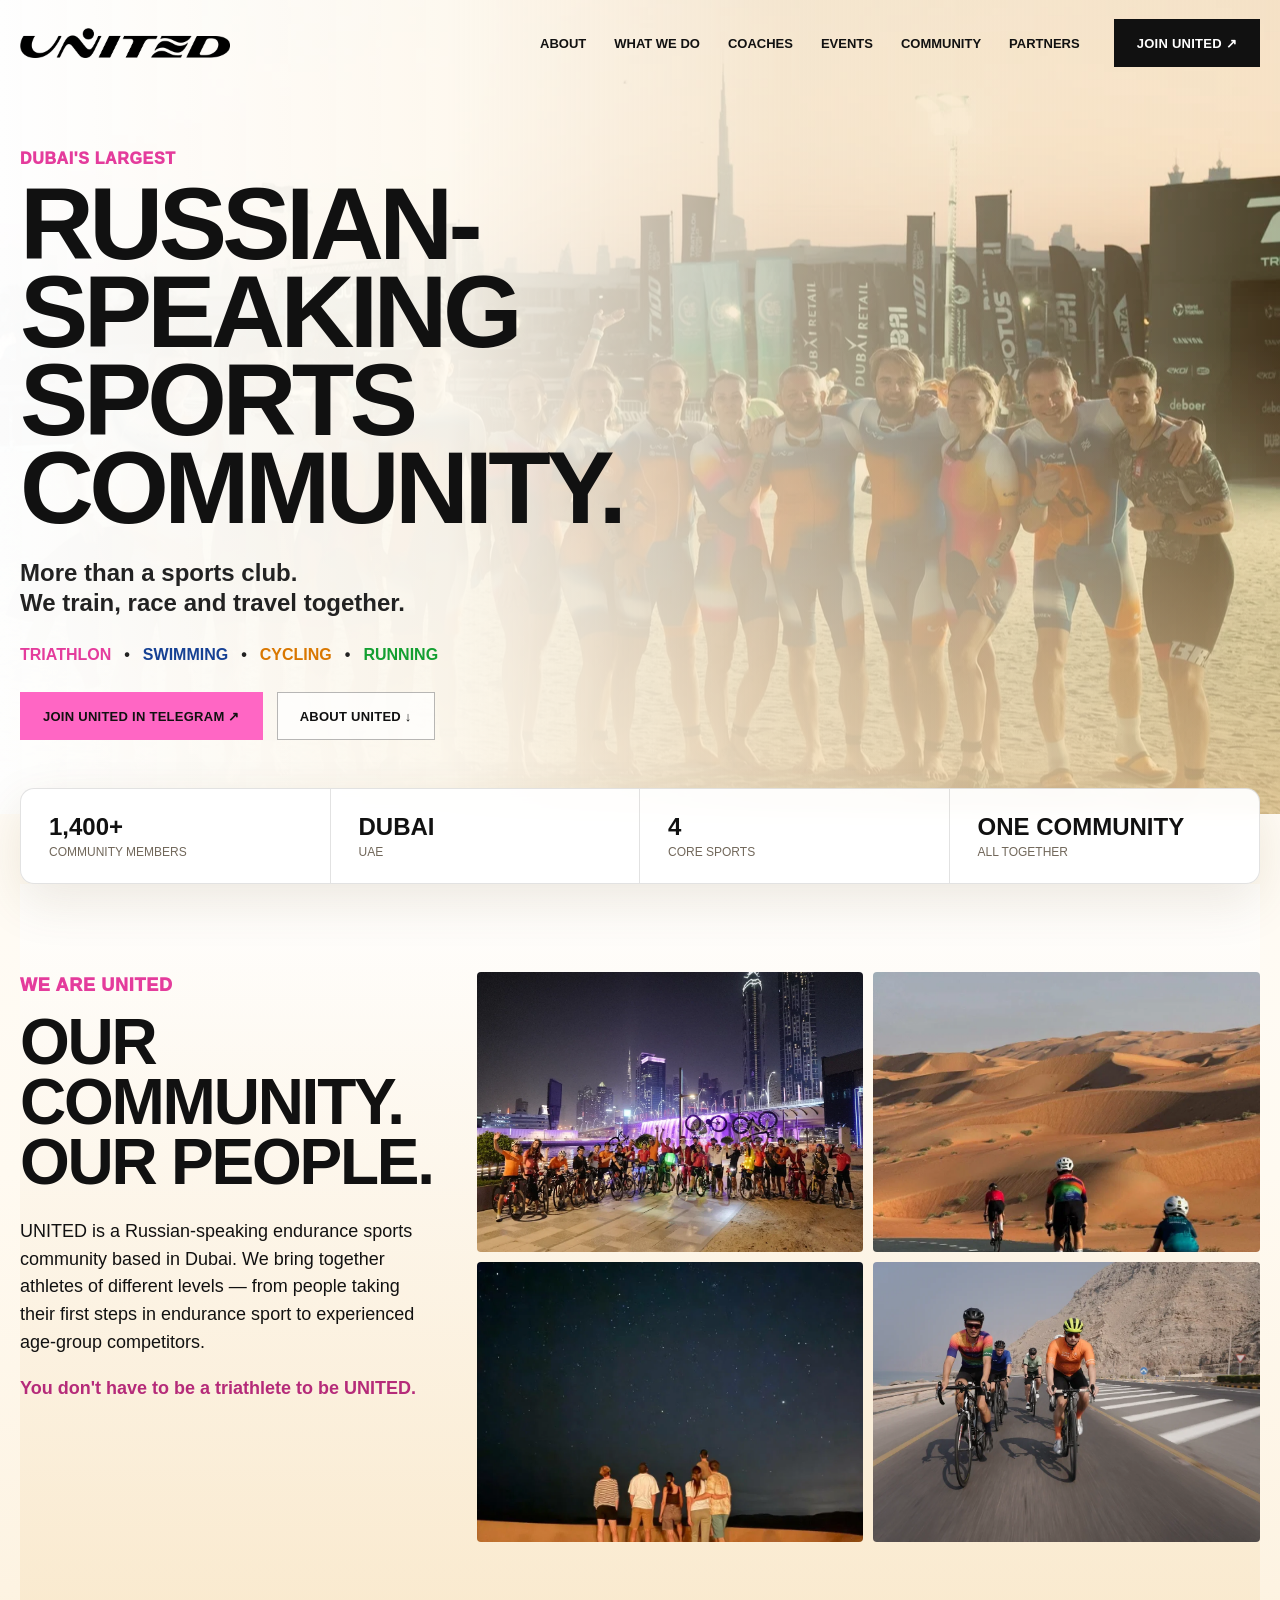
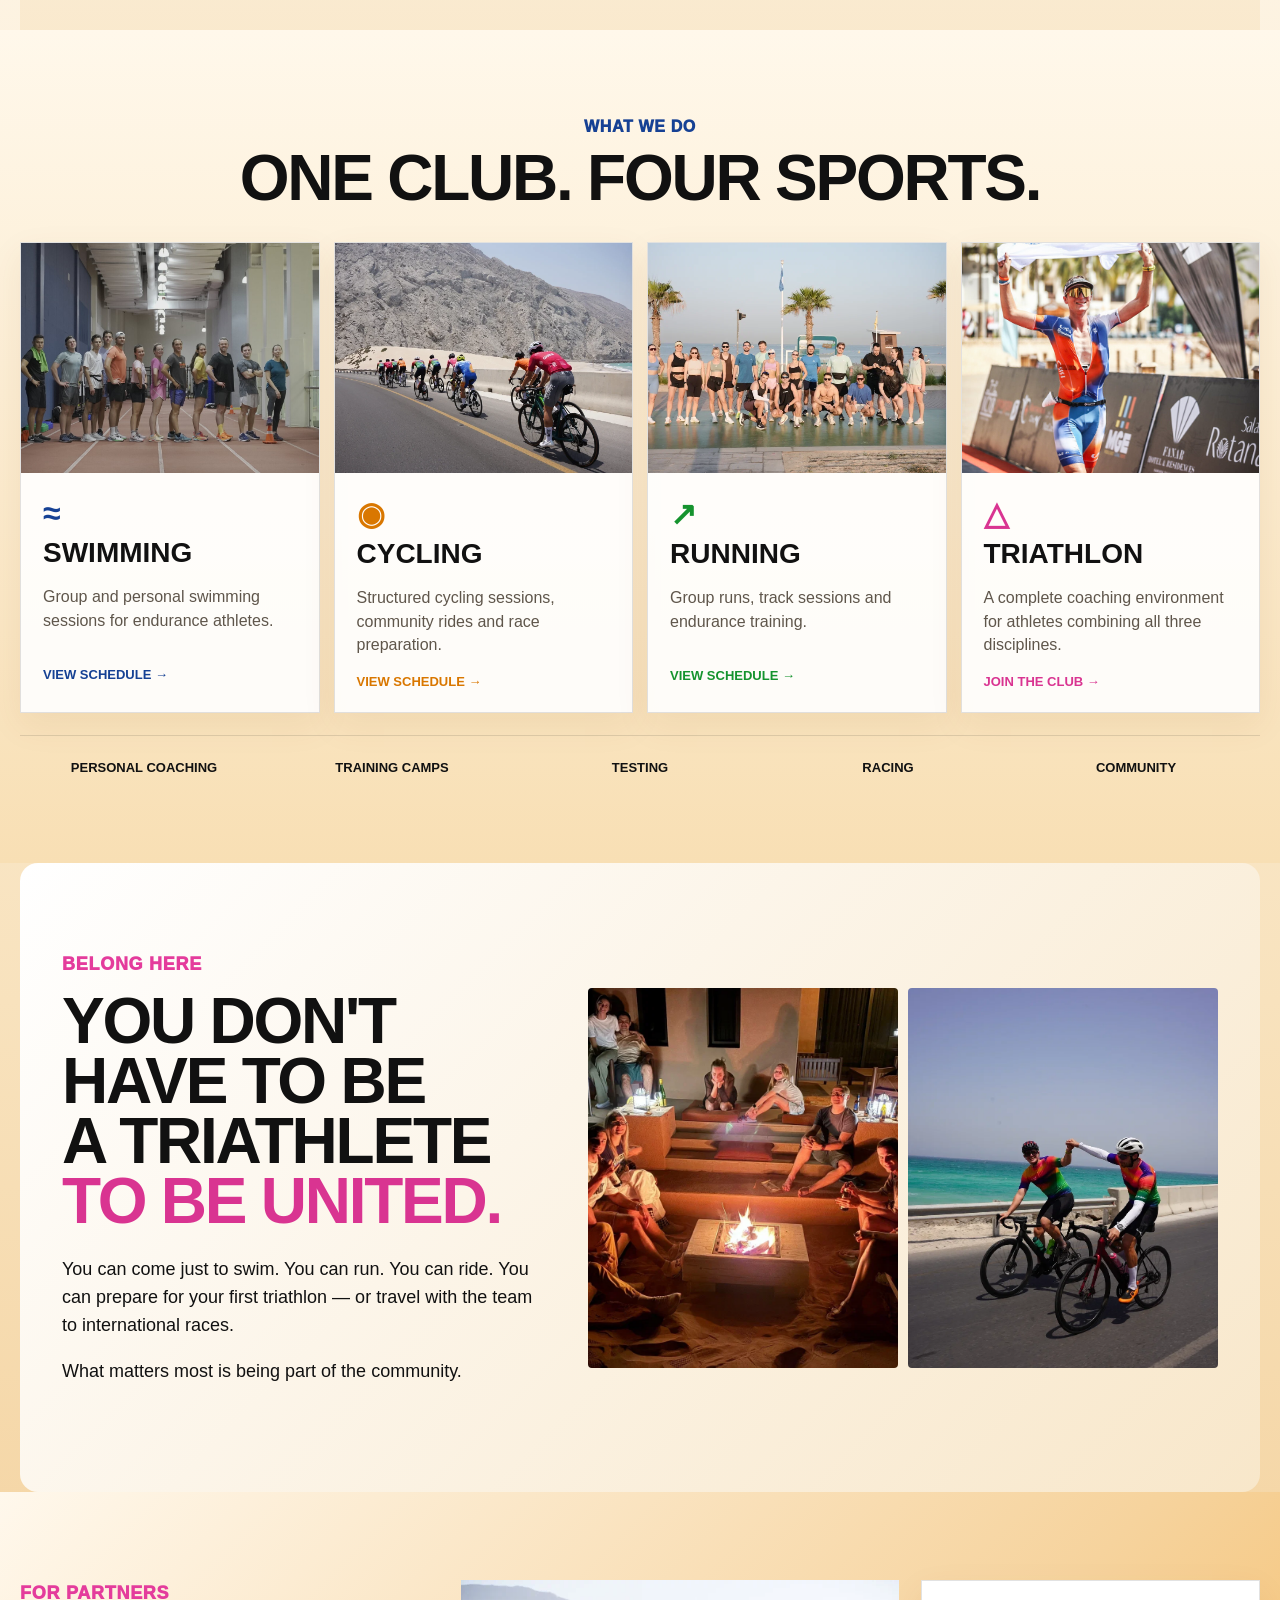
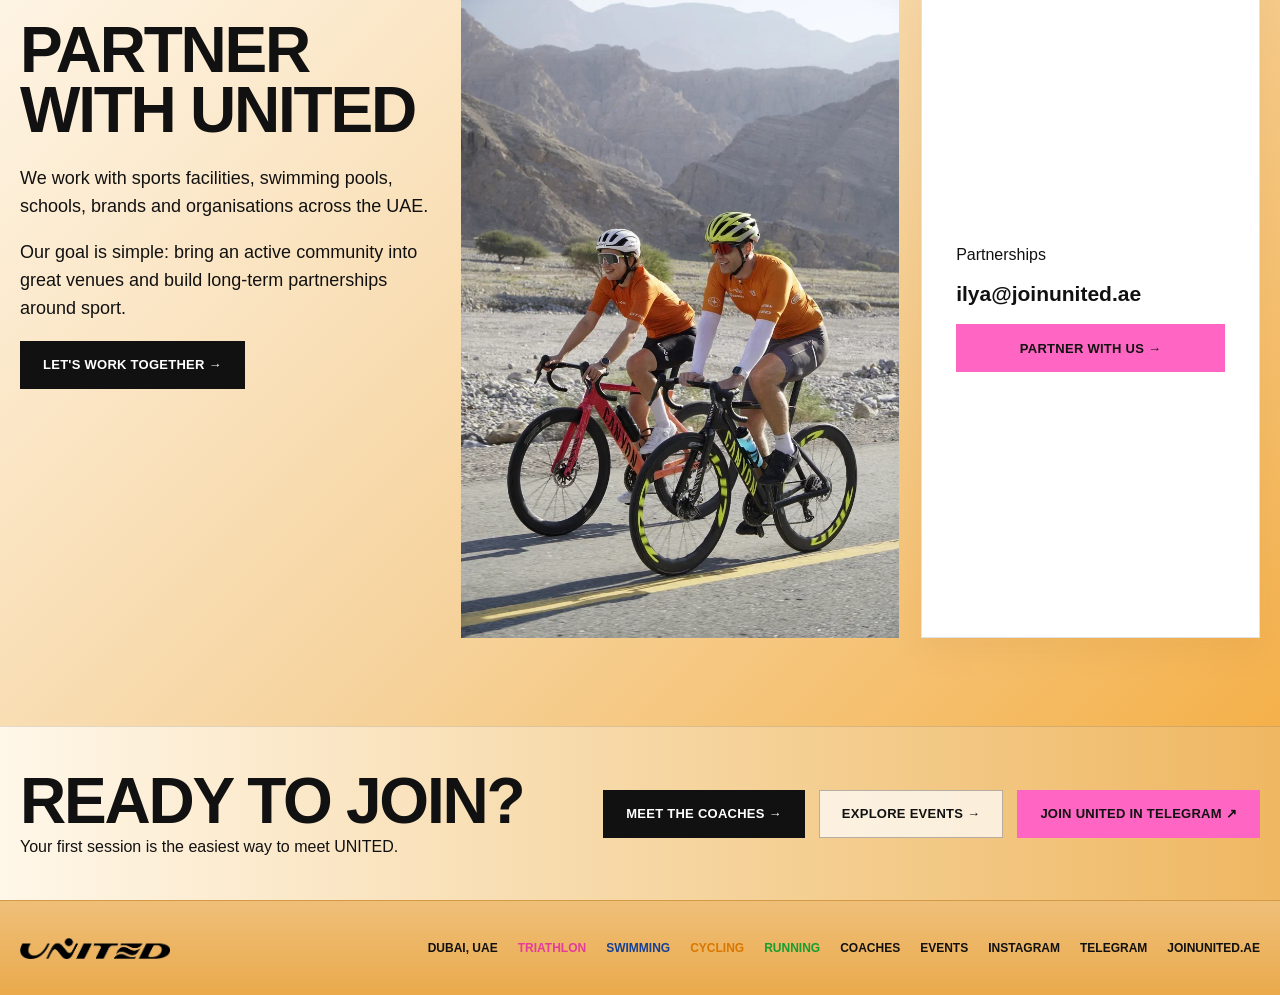
<file: index.html>
<!doctype html>
<html lang="en">
<head>
  <meta charset="utf-8" />
  <meta name="viewport" content="width=device-width, initial-scale=1" />
  <title>UNITED — Russian-speaking endurance community in Dubai</title>
  <meta name="description" content="UNITED is Dubai's largest Russian-speaking sports community for triathlon, swimming, cycling and running." />
  <meta name="theme-color" content="#F39200" />
  <link rel="preload" href="assets/media/t100-team.webp" as="image" />
  <link rel="stylesheet" href="styles.css" />
</head>
<body>
  <header class="nav shell">
    <a class="brand" href="#top" aria-label="UNITED home"><img src="assets/united-logo.png" alt="UNITED" /></a>
    <nav class="navlinks" aria-label="Main navigation"><a href="#about">About</a><a href="#sports">What we do</a><a href="coaches/">Coaches</a><a href="events/">Events</a><a href="#community">Community</a><a href="#partners">Partners</a></nav>
    <a class="btn btn-dark nav-cta" href="https://t.me/+VObS05rlhsA2YzU6" target="_blank" rel="noreferrer">Join United ↗</a>
  </header>
  <main id="top">
    <section class="hero"><div class="hero-media" role="img" aria-label="UNITED sports community in Dubai"></div><div class="hero-shade"></div><div class="hero-content shell"><p class="eyebrow pink">Dubai's largest</p><h1>Russian-speaking<br><span>sports community.</span></h1><p class="lead">More than a sports club.<br>We train, race and travel together.</p><div class="disciplines"><span class="pink">Triathlon</span><i>•</i><span class="blue">Swimming</span><i>•</i><span class="orange">Cycling</span><i>•</i><span class="green">Running</span></div><div class="hero-actions"><a class="btn btn-pink" href="https://t.me/+VObS05rlhsA2YzU6" target="_blank" rel="noreferrer">Join United in Telegram ↗</a><a class="btn btn-ghost" href="#about">About United ↓</a></div></div></section>
    <section class="facts shell"><div><strong>1,400+</strong><span>community members</span></div><div><strong>Dubai</strong><span>UAE</span></div><div><strong>4</strong><span>core sports</span></div><div><strong>One community</strong><span>all together</span></div></section>
    <section id="about" class="section section-sand shell about-grid"><div class="copy-block"><p class="eyebrow pink">We are United</p><h2>Our community.<br>Our people.</h2><p>UNITED is a Russian-speaking endurance sports community based in Dubai. We bring together athletes of different levels — from people taking their first steps in endurance sport to experienced age-group competitors.</p><p class="accent-copy">You don't have to be a triathlete to be UNITED.</p></div><div class="photo-grid"><img src="assets/media/cycling-new-year-group.webp" alt="UNITED cycling group" loading="lazy"><img src="assets/media/liwa-landscape-02.webp" alt="UNITED Liwa training camp" loading="lazy"><img src="assets/media/liwa-stars.webp" alt="UNITED desert camp at night" loading="lazy"><img src="assets/media/cycling-mountains-group.webp" alt="UNITED cycling group in the mountains" loading="lazy"></div></section>
    <section id="sports" class="section section-black"><div class="shell"><p class="eyebrow blue center">What we do</p><h2 class="center white">One club. Four sports.</h2><div class="sport-grid"><article class="sport-card blue-card"><img src="assets/IMG_3852.jpg" alt="UNITED swimming training" loading="lazy"><div><span class="icon">≈</span><h3>Swimming</h3><p>Group and personal swimming sessions for endurance athletes.</p><a href="https://t.me/+VObS05rlhsA2YzU6" target="_blank" rel="noreferrer">View schedule →</a></div></article><article class="sport-card orange-card"><img src="assets/media/cycling-mountains-rear.webp" alt="UNITED cycling session" loading="lazy"><div><span class="icon">◉</span><h3>Cycling</h3><p>Structured cycling sessions, community rides and race preparation.</p><a href="https://t.me/+VObS05rlhsA2YzU6" target="_blank" rel="noreferrer">View schedule →</a></div></article><article class="sport-card green-card"><img src="assets/media/running-kite-beach-group.webp" alt="UNITED run group" loading="lazy"><div><span class="icon">↗</span><h3>Running</h3><p>Group runs, track sessions and endurance training.</p><a href="https://t.me/+VObS05rlhsA2YzU6" target="_blank" rel="noreferrer">View schedule →</a></div></article><article class="sport-card pink-card"><img src="assets/IMG_8744.jpg" alt="UNITED athlete racing" loading="lazy"><div><span class="icon">△</span><h3>Triathlon</h3><p>A complete coaching environment for athletes combining all three disciplines.</p><a href="https://t.me/+VObS05rlhsA2YzU6" target="_blank" rel="noreferrer">Join the club →</a></div></article></div><div class="services"><span>Personal coaching</span><span>Training camps</span><span>Testing</span><span>Racing</span><span>Community</span></div></div></section>
    <section id="community" class="section community shell"><div class="community-copy"><p class="eyebrow pink">Belong here</p><h2>You don't have to be<br>a triathlete <span>to be United.</span></h2><p>You can come just to swim. You can run. You can ride. You can prepare for your first triathlon — or travel with the team to international races.</p><p>What matters most is being part of the community.</p></div><div class="community-photos"><img src="assets/media/community-dinner.webp" alt="UNITED community dinner" loading="lazy"><img src="assets/media/cycling-friends.webp" alt="UNITED friends on bikes" loading="lazy"></div></section>
    <section id="partners" class="section partner-section"><div class="shell partner-grid"><div><p class="eyebrow pink">For partners</p><h2>Partner with United</h2><p>We work with sports facilities, swimming pools, schools, brands and organisations across the UAE.</p><p>Our goal is simple: bring an active community into great venues and build long-term partnerships around sport.</p><a class="btn btn-dark" href="mailto:ilya@joinunited.ae?subject=Partnership%20with%20UNITED">Let's work together →</a></div><img class="partner-photo" src="assets/media/cycling-mountains-two-riders.webp" alt="UNITED athletes in the mountains" loading="lazy"><div class="partner-contact"><span>Partnerships</span><a href="mailto:ilya@joinunited.ae">ilya@joinunited.ae</a><a class="btn btn-pink" href="mailto:ilya@joinunited.ae?subject=Partnership%20with%20UNITED">Partner with us →</a></div></div></section>
    <section class="ready"><div class="shell ready-inner"><div><h2>Ready to join?</h2><p>Your first session is the easiest way to meet UNITED.</p></div><div class="hero-actions"><a class="btn btn-dark" href="coaches/">Meet the coaches →</a><a class="btn btn-ghost" href="events/">Explore events →</a><a class="btn btn-pink" href="https://t.me/+VObS05rlhsA2YzU6" target="_blank" rel="noreferrer">Join United in Telegram ↗</a></div></div></section>
  </main>
  <footer class="footer"><div class="shell footer-inner"><img src="assets/united-logo.png" alt="UNITED"><span>Dubai, UAE</span><span class="pink">Triathlon</span><span class="blue">Swimming</span><span class="orange">Cycling</span><span class="green">Running</span><a href="coaches/">Coaches</a><a href="events/">Events</a><a href="https://www.instagram.com/united_triathlon/" target="_blank" rel="noreferrer">Instagram</a><a href="https://t.me/+VObS05rlhsA2YzU6" target="_blank" rel="noreferrer">Telegram</a><span>joinunited.ae</span></div></footer>
</body>
</html>
</file>
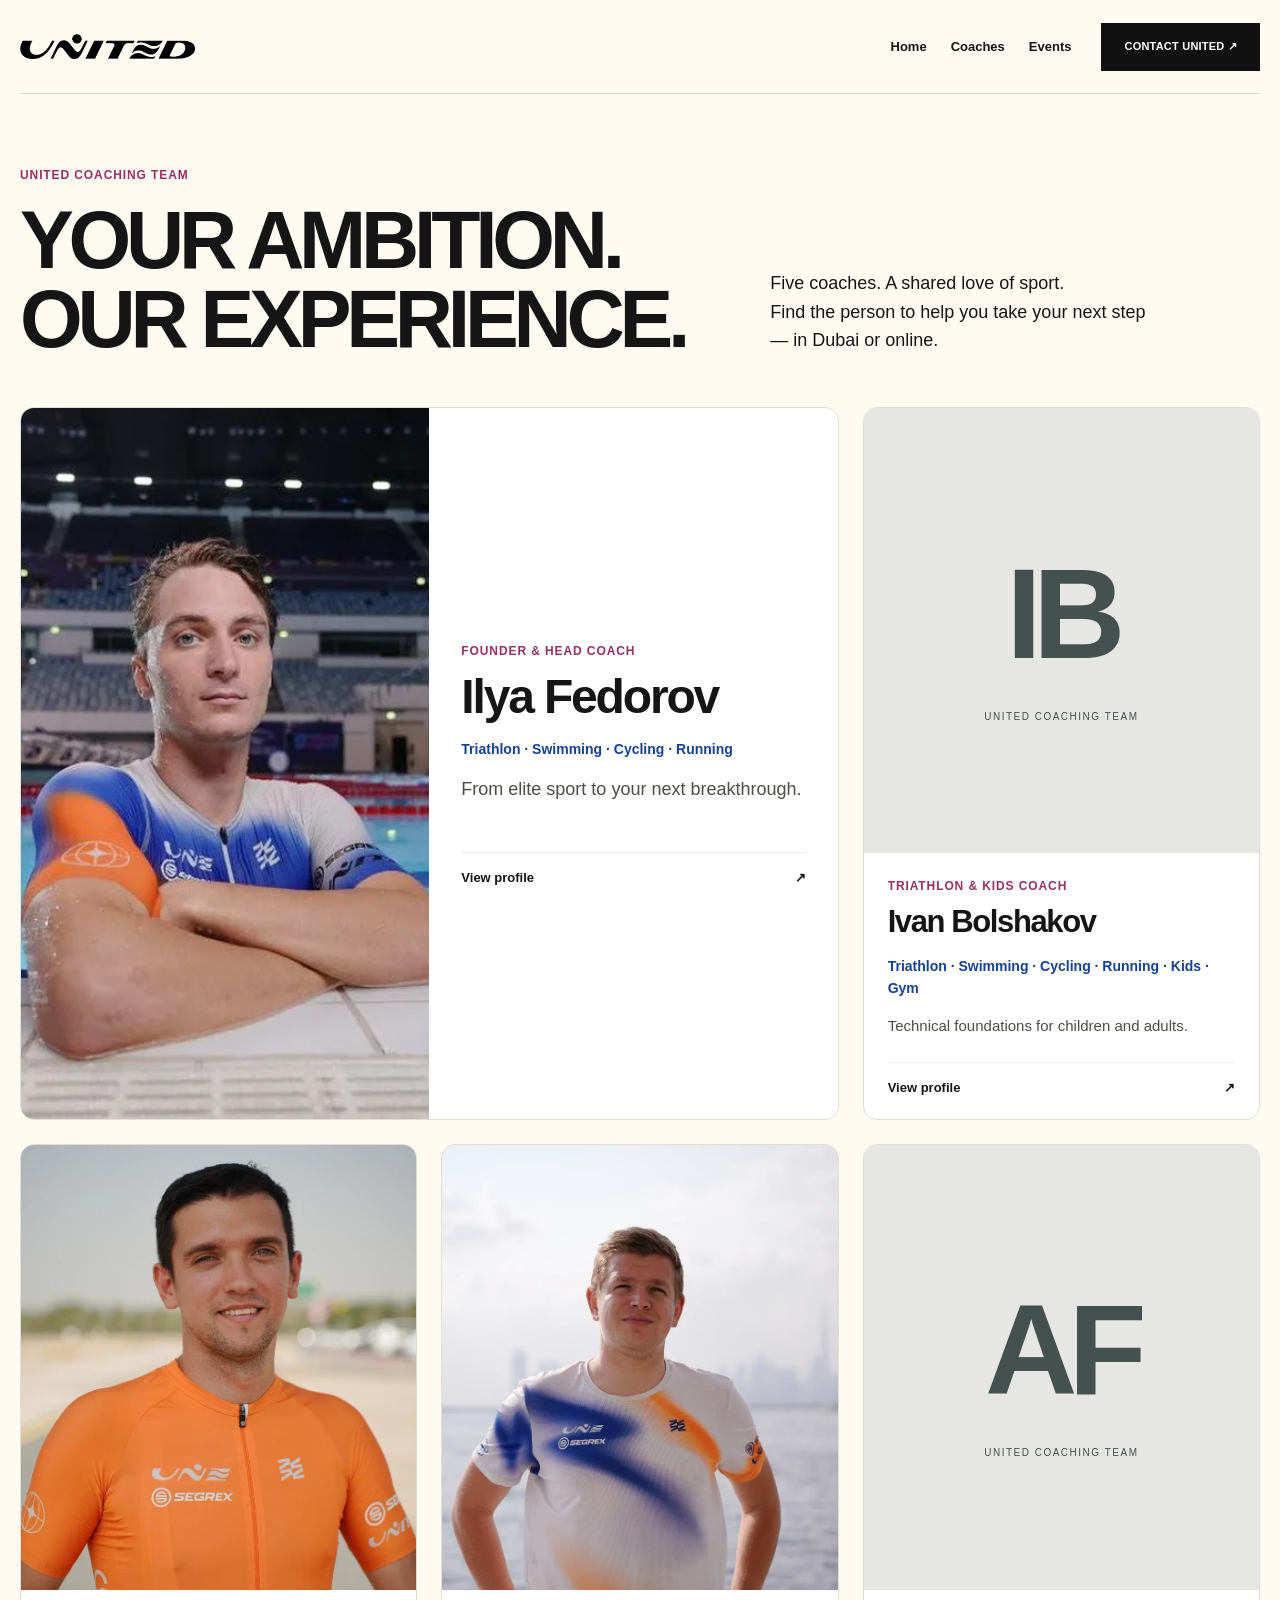
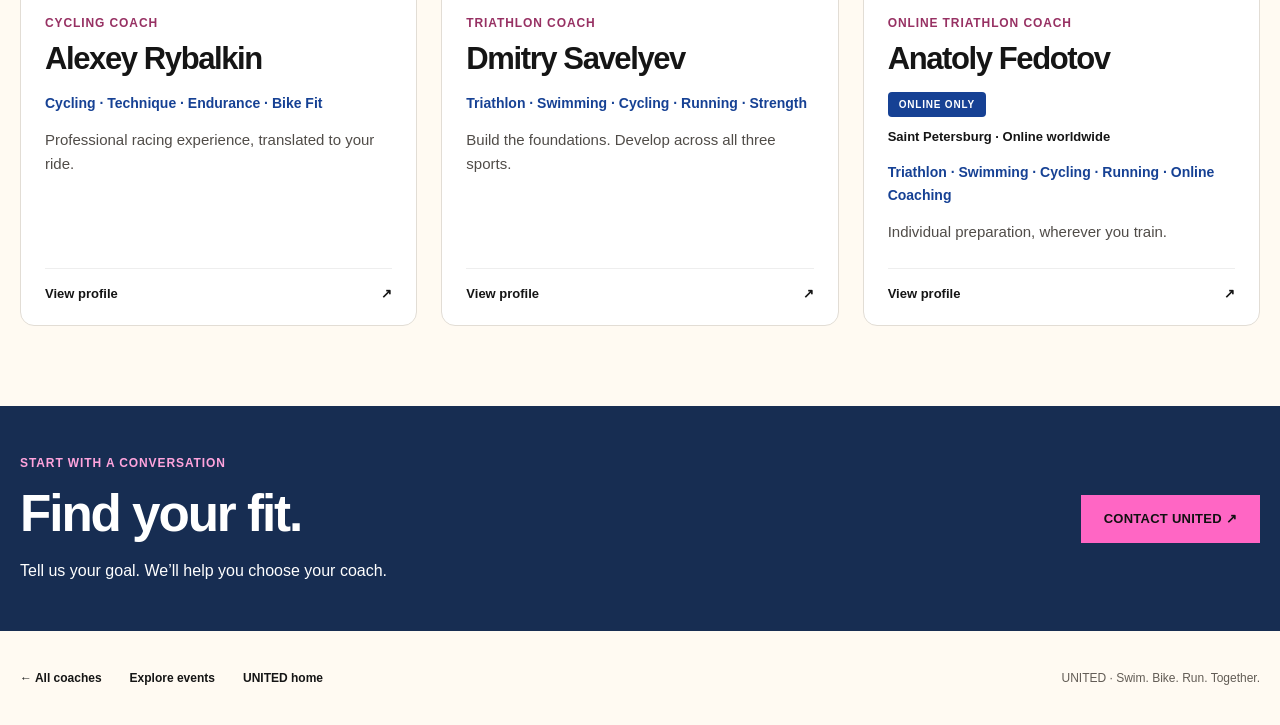
<file: coaches/index.html>
<!doctype html>
<html lang="en">
<head>
<meta charset="utf-8">
<meta name="viewport" content="width=device-width,initial-scale=1">
<title>UNITED Coaches — Meet your team in Dubai &amp; online</title>
<meta name="description" content="Meet the UNITED team: triathlon, swimming, cycling, running, kids and online coaching. Find your coach, explore their experience and plan your next step.">
<link rel="canonical" href="https://joinunited.ae/coaches/">
<meta property="og:type" content="website">
<meta property="og:title" content="UNITED Coaches — Meet your team in Dubai &amp; online">
<meta property="og:description" content="Meet the UNITED team: triathlon, swimming, cycling, running, kids and online coaching. Find your coach, explore their experience and plan your next step.">
<meta property="og:url" content="https://joinunited.ae/coaches/">
<meta property="og:image" content="https://joinunited.ae/assets/media/coaches/ilya-main.webp">
<meta property="og:site_name" content="UNITED">
<meta name="theme-color" content="#fffaf2">
<link rel="stylesheet" href="/styles.css">
<link rel="stylesheet" href="/coaches/coaches.css">
</head>
<body>
<a class="skip-link" href="#main">Skip to content</a>
<header class="coach-nav shell">
<a class="brand" href="/" aria-label="UNITED home">
<img src="/assets/united-logo.png" width="210" height="60" alt="UNITED">
</a>
<nav aria-label="Main navigation">
<a href="/">Home</a>
<a href="/coaches/">Coaches</a>
<a href="/events/">Events</a>
</nav>
<a class="btn btn-dark nav-contact" href="https://t.me/unitedbytriathlon">Contact United ↗</a>
</header>
<main id="main">
<section class="coach-hero shell">
<div>
<p class="eyebrow">UNITED COACHING TEAM</p>
<h1>Your ambition.<br>Our experience.</h1>
</div>
<p>Five coaches. A shared love of sport.<br>Find the person to help you take your next step — in Dubai or online.</p>
</section>
<section class="coach-grid shell" aria-label="Meet the coaches">
<a class="coach-card" id="ilya-fedorov" href="/coaches/ilya-fedorov/">
<div class="coach-card-photo">
<img src="/assets/media/coaches/ilya-main.webp" srcset="/assets/media/coaches/ilya-main-small.webp  640w, /assets/media/coaches/ilya-main.webp 640w" sizes="(max-width: 700px) 94vw, 45vw" width="640" height="640" alt="Ilya Fedorov at the swimming pool" loading="lazy">
</div>
<div class="coach-card-copy">
<p class="coach-role">Founder &amp; Head Coach</p>
<h2>Ilya Fedorov</h2>
<p class="profile-tags">Triathlon · Swimming · Cycling · Running</p>
<p class="card-intro">From elite sport to your next breakthrough.</p>
<span class="profile-link">View profile <span aria-hidden="true">↗</span>
</span>
</div>
</a>
<a class="coach-card" id="ivan-bolshakov" href="/coaches/ivan-bolshakov/">
<div class="coach-card-photo">
<div class="portrait-placeholder" role="img" aria-label="Portrait of Ivan Bolshakov coming soon">
<span>IB</span>
<small>UNITED COACHING TEAM</small>
</div>
</div>
<div class="coach-card-copy">
<p class="coach-role">Triathlon &amp; Kids Coach</p>
<h2>Ivan Bolshakov</h2>
<p class="profile-tags">Triathlon · Swimming · Cycling · Running · Kids · Gym</p>
<p class="card-intro">Technical foundations for children and adults.</p>
<span class="profile-link">View profile <span aria-hidden="true">↗</span>
</span>
</div>
</a>
<a class="coach-card" id="alexey-rybalkin" href="/coaches/alexey-rybalkin/">
<div class="coach-card-photo">
<img src="/assets/media/coaches/alexey-main.webp" srcset="/assets/media/coaches/alexey-main-small.webp  534w, /assets/media/coaches/alexey-main.webp 855w" sizes="(max-width: 700px) 94vw, 45vw" width="855" height="1280" alt="Alexey Rybalkin in UNITED training kit" loading="lazy">
</div>
<div class="coach-card-copy">
<p class="coach-role">Cycling Coach</p>
<h2>Alexey Rybalkin</h2>
<p class="profile-tags">Cycling · Technique · Endurance · Bike Fit</p>
<p class="card-intro">Professional racing experience, translated to your ride.</p>
<span class="profile-link">View profile <span aria-hidden="true">↗</span>
</span>
</div>
</a>
<a class="coach-card" id="dmitry-savelyev" href="/coaches/dmitry-savelyev/">
<div class="coach-card-photo">
<img src="/assets/media/coaches/dmitry-main.webp" srcset="/assets/media/coaches/dmitry-main-small.webp  534w, /assets/media/coaches/dmitry-main.webp 855w" sizes="(max-width: 700px) 94vw, 45vw" width="855" height="1280" alt="Dmitry Savelyev in UNITED training kit" loading="lazy">
</div>
<div class="coach-card-copy">
<p class="coach-role">Triathlon Coach</p>
<h2>Dmitry Savelyev</h2>
<p class="profile-tags">Triathlon · Swimming · Cycling · Running · Strength</p>
<p class="card-intro">Build the foundations. Develop across all three sports.</p>
<span class="profile-link">View profile <span aria-hidden="true">↗</span>
</span>
</div>
</a>
<a class="coach-card" id="anatoly-fedotov" href="/coaches/anatoly-fedotov/">
<div class="coach-card-photo">
<div class="portrait-placeholder" role="img" aria-label="Portrait of Anatoly Fedotov coming soon">
<span>AF</span>
<small>UNITED COACHING TEAM</small>
</div>
</div>
<div class="coach-card-copy">
<p class="coach-role">Online Triathlon Coach</p>
<h2>Anatoly Fedotov</h2>
<span class="availability">ONLINE ONLY</span>
<p class="location">Saint Petersburg · Online worldwide</p>
<p class="profile-tags">Triathlon · Swimming · Cycling · Running · Online Coaching</p>
<p class="card-intro">Individual preparation, wherever you train.</p>
<span class="profile-link">View profile <span aria-hidden="true">↗</span>
</span>
</div>
</a>
</section>
<section class="coach-cta">
<div class="shell coach-cta-inner">
<div>
<p class="eyebrow">Start with a conversation</p>
<h2>Find your fit.</h2>
<p>Tell us your goal. We’ll help you choose your coach.</p>
</div>
<a class="btn btn-pink" href="https://t.me/unitedbytriathlon">Contact United ↗</a>
</div>
</section>
</main>
<footer class="coach-footer shell">
<a href="/coaches/">← All coaches</a>
<a href="/events/">Explore events</a>
<a href="/">UNITED home</a>
<span>UNITED · Swim. Bike. Run. Together.</span>
</footer>
</body>
</html>
</file>
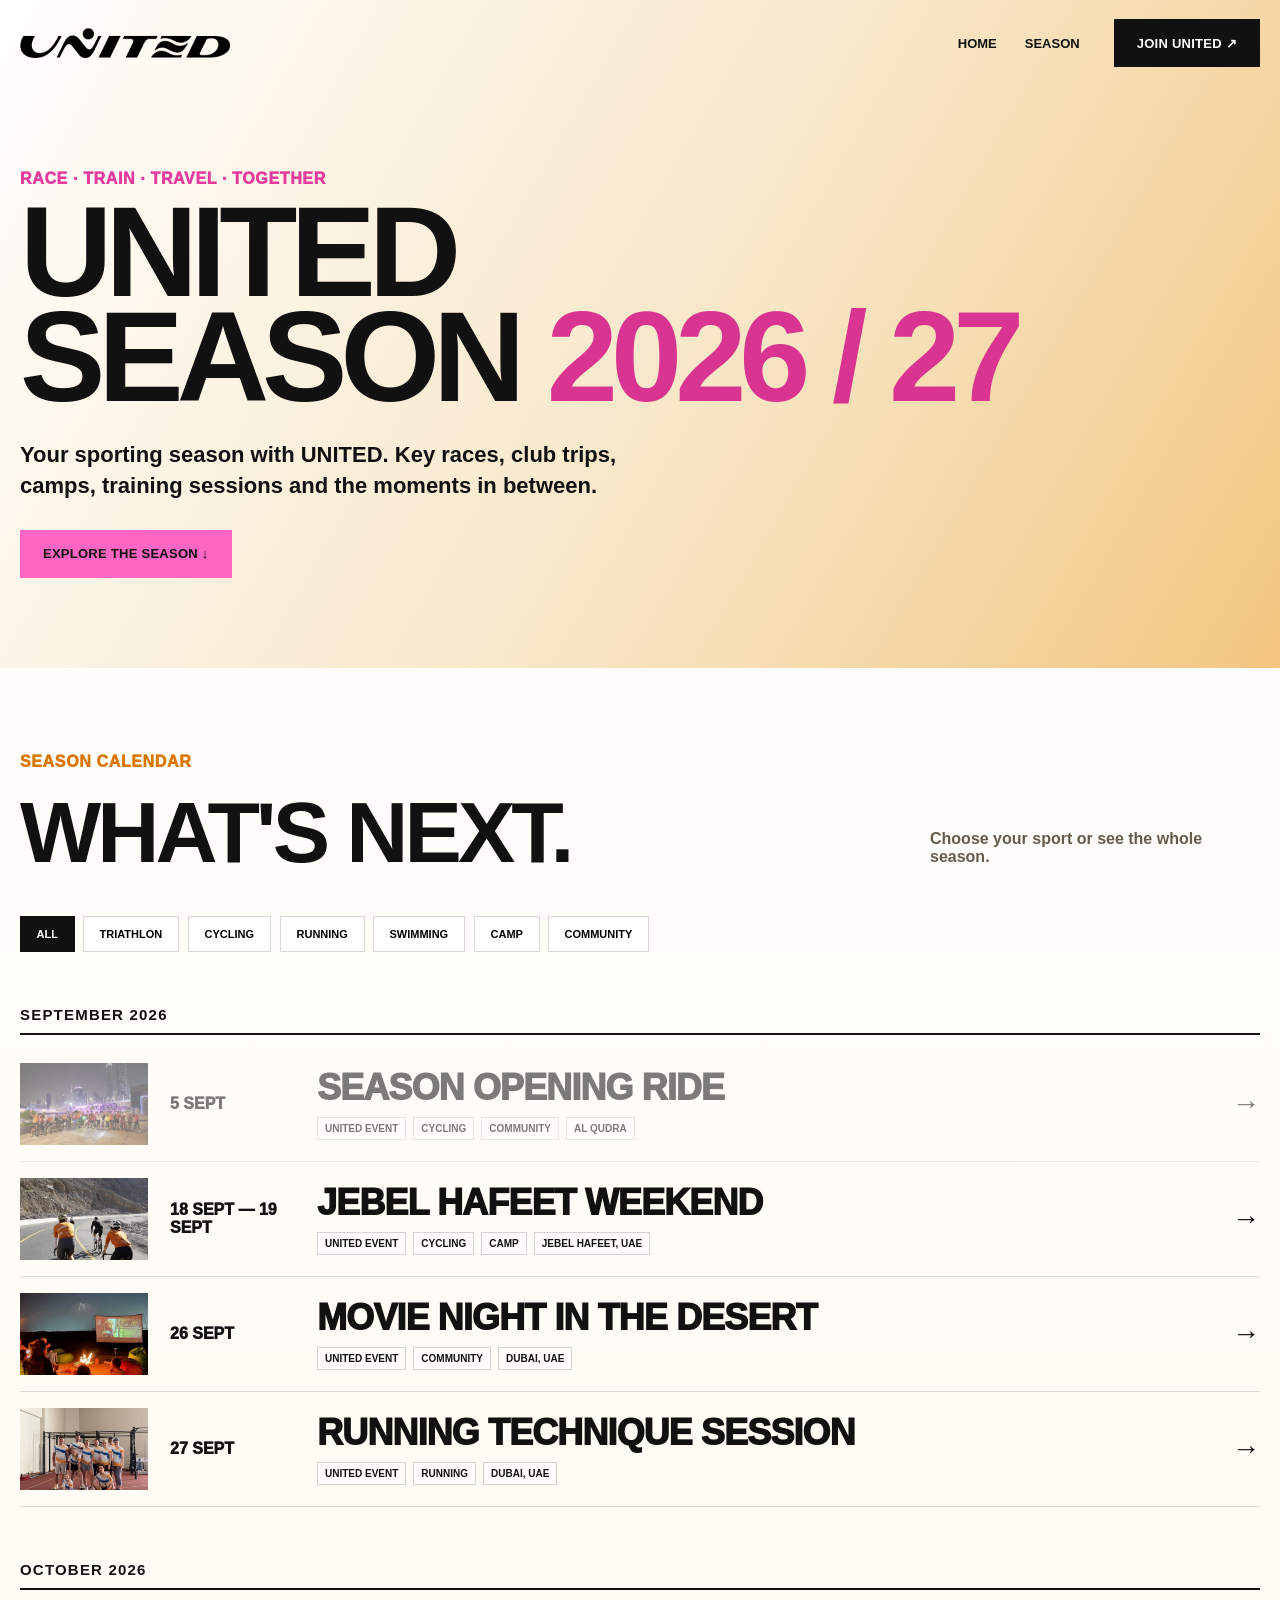
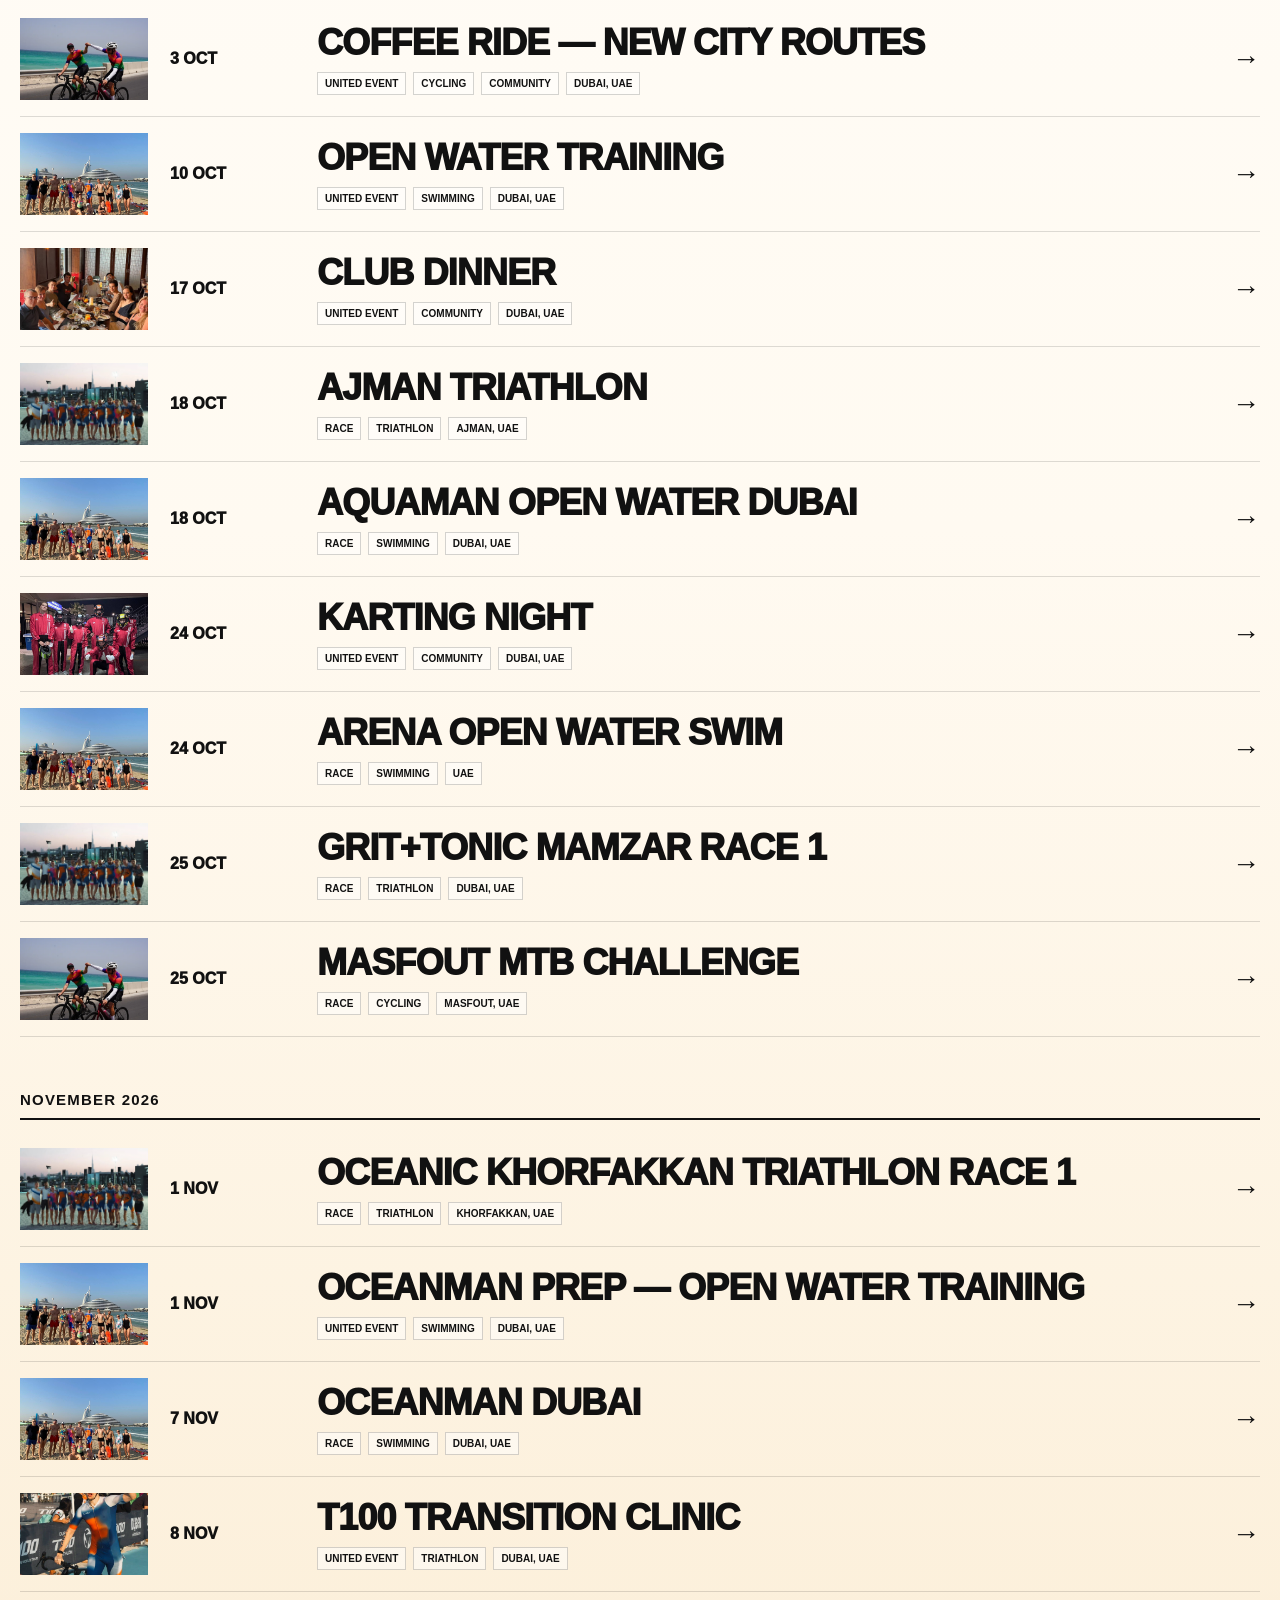
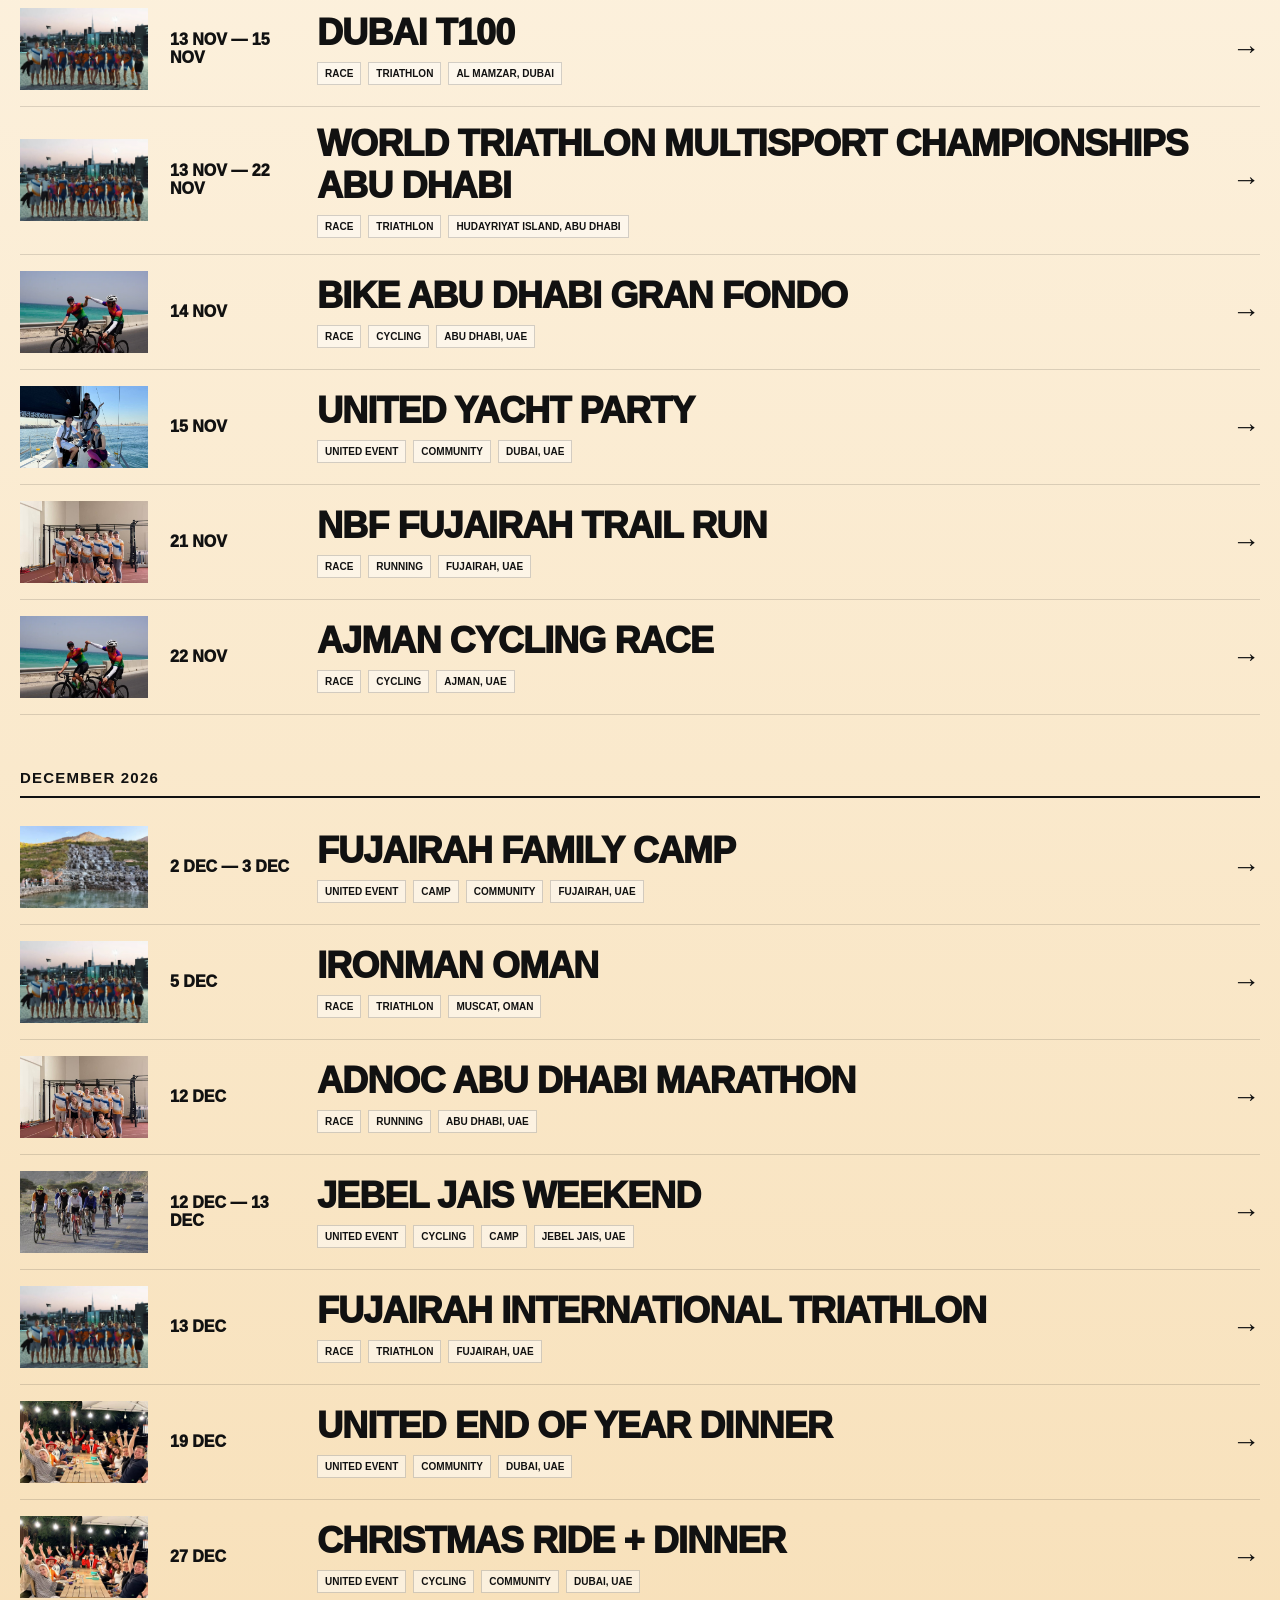
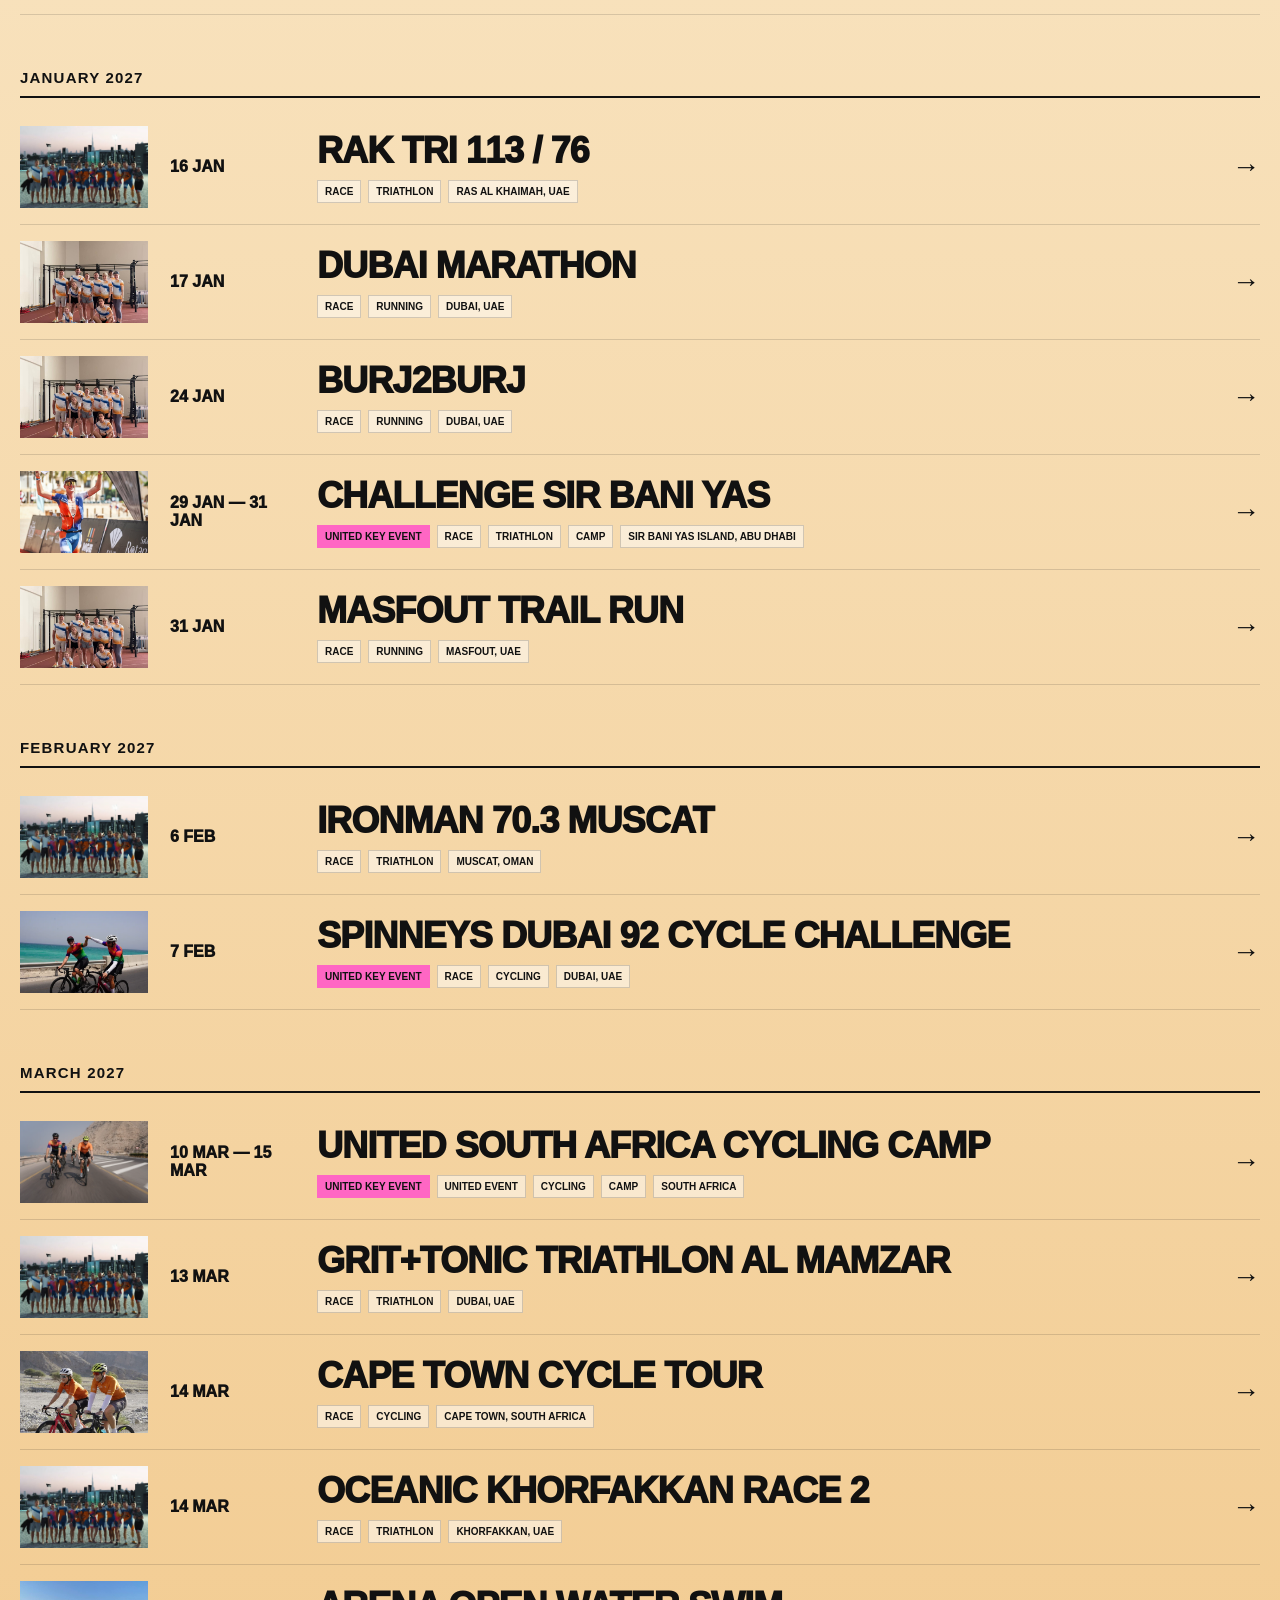
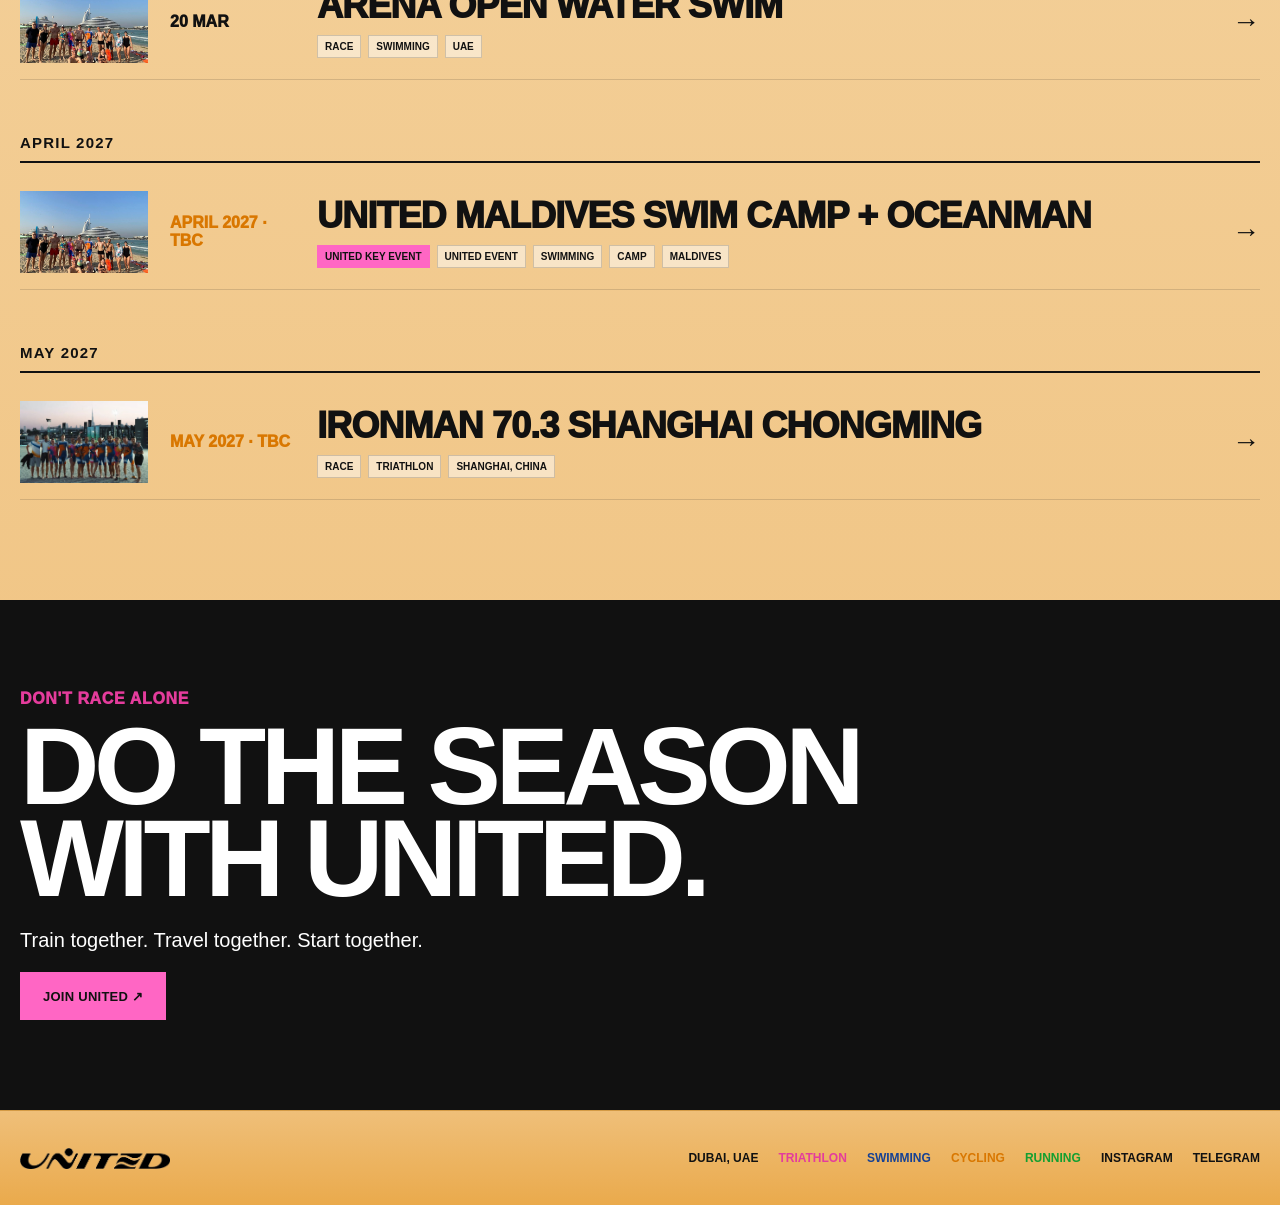
<file: events/index.html>
<!doctype html>
<html lang="en"><head><meta charset="utf-8"><meta name="viewport" content="width=device-width,initial-scale=1"><title>UNITED Season 2026/27 — Events</title><meta name="description" content="Race, train and travel with UNITED. Explore the UNITED 2026/27 season calendar across triathlon, cycling, running, swimming, camps and community events."><meta name="theme-color" content="#F39200"><link rel="stylesheet" href="../styles.css"><link rel="stylesheet" href="events.css"></head>
<body><header class="nav shell events-nav"><a class="brand" href="../" aria-label="UNITED home"><img src="../assets/united-logo.png" alt="UNITED"></a><nav class="navlinks"><a href="../">Home</a><a href="#calendar">Season</a></nav><a class="btn btn-dark nav-cta" href="https://t.me/+VObS05rlhsA2YzU6" target="_blank" rel="noreferrer">Join United ↗</a></header>
<main><section class="season-hero"><div class="shell"><p class="eyebrow pink">Race · Train · Travel · Together</p><h1>UNITED<br>SEASON <span>2026 / 27</span></h1><p class="season-lead">Your sporting season with UNITED. Key races, club trips, camps, training sessions and the moments in between.</p><a class="btn btn-pink" href="#calendar">Explore the season ↓</a></div></section>
<section id="calendar" class="calendar shell"><div class="calendar-head"><div><p class="eyebrow orange">Season calendar</p><h2>What's next.</h2></div><p>Choose your sport or see the whole season.</p></div><div class="filters" id="filters"></div><div id="events" class="event-list"></div></section>
<section class="season-cta"><div class="shell"><p class="eyebrow pink">Don't race alone</p><h2>Do the season<br>with UNITED.</h2><p>Train together. Travel together. Start together.</p><a class="btn btn-pink" href="https://t.me/+VObS05rlhsA2YzU6" target="_blank" rel="noreferrer">Join UNITED ↗</a></div></section></main>
<footer class="footer"><div class="shell footer-inner"><img src="../assets/united-logo.png" alt="UNITED"><span>Dubai, UAE</span><span class="pink">Triathlon</span><span class="blue">Swimming</span><span class="orange">Cycling</span><span class="green">Running</span><a href="https://www.instagram.com/united_triathlon/" target="_blank" rel="noreferrer">Instagram</a><a href="https://t.me/+VObS05rlhsA2YzU6" target="_blank" rel="noreferrer">Telegram</a></div></footer>
<dialog id="eventDialog"><button class="dialog-close" aria-label="Close">×</button><div id="dialogContent"></div></dialog>
<script src="events.js"></script><script src="events-page.js"></script></body></html>
</file>
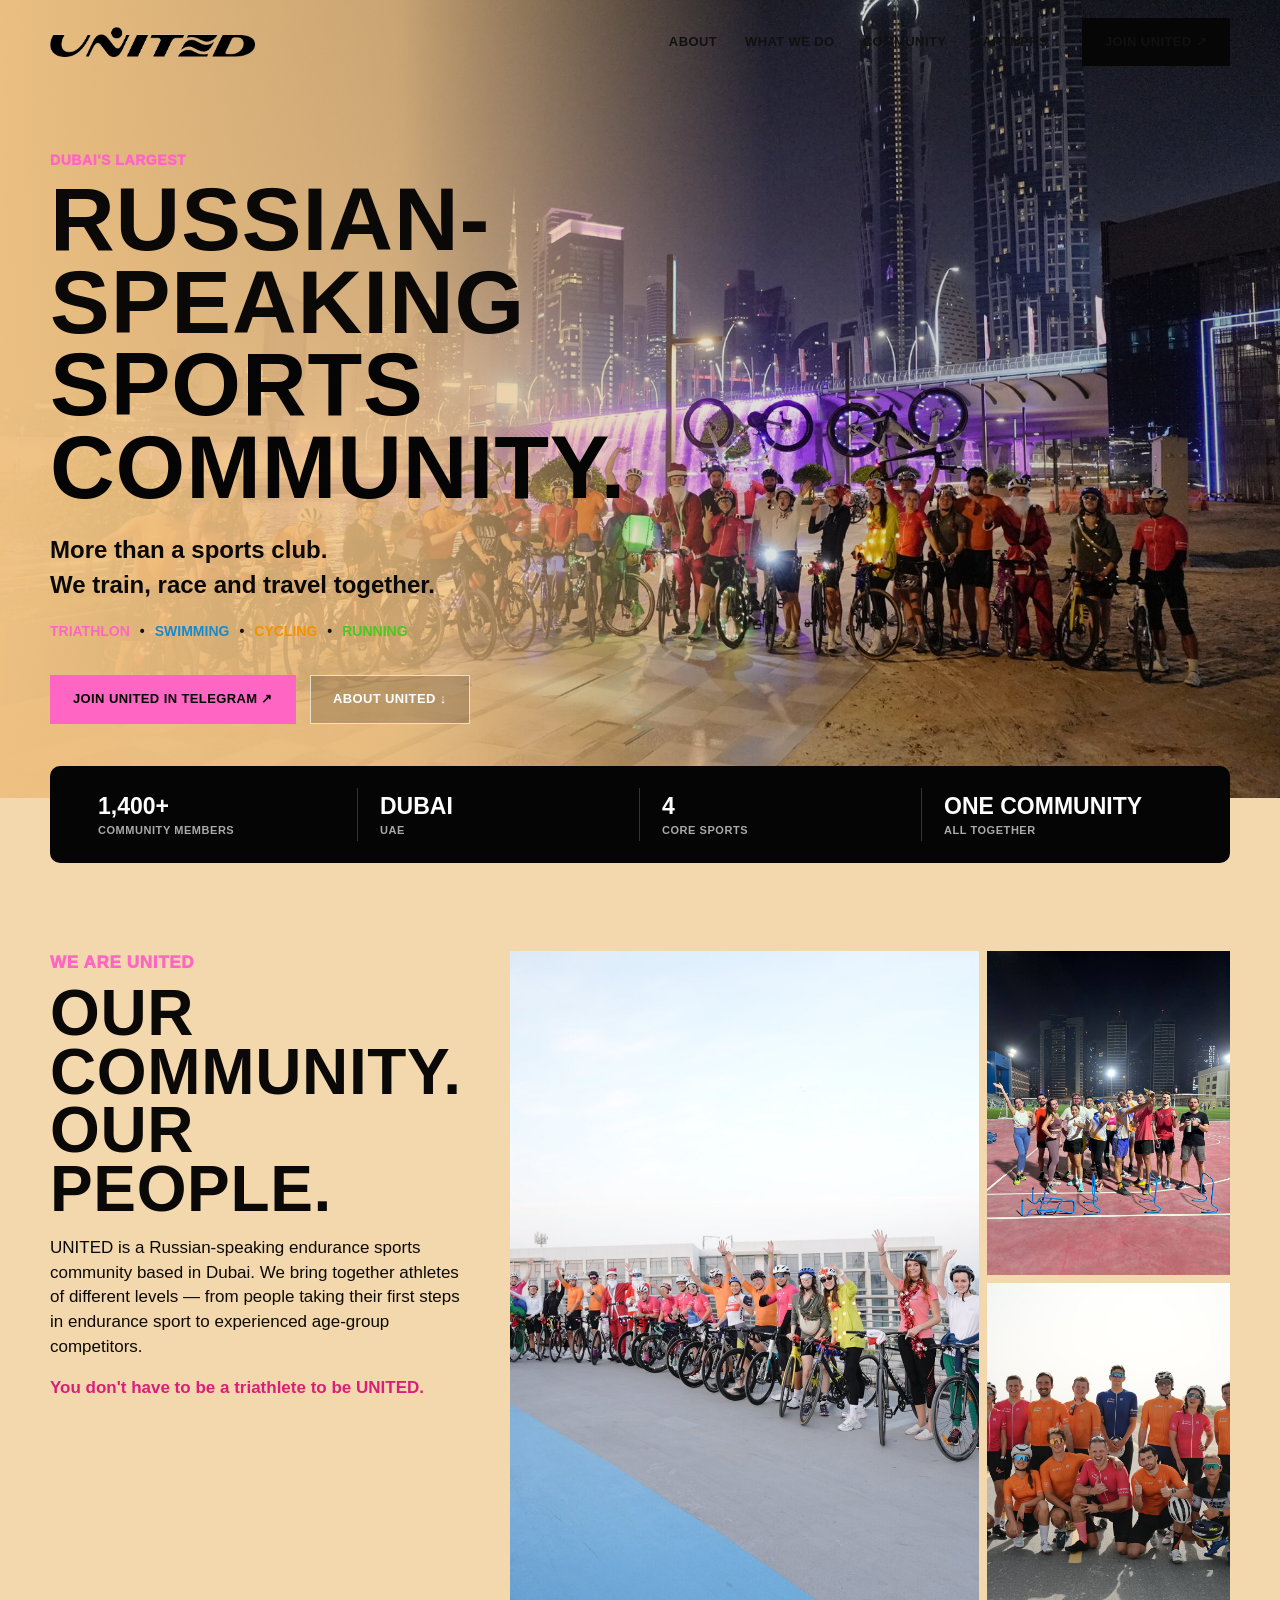
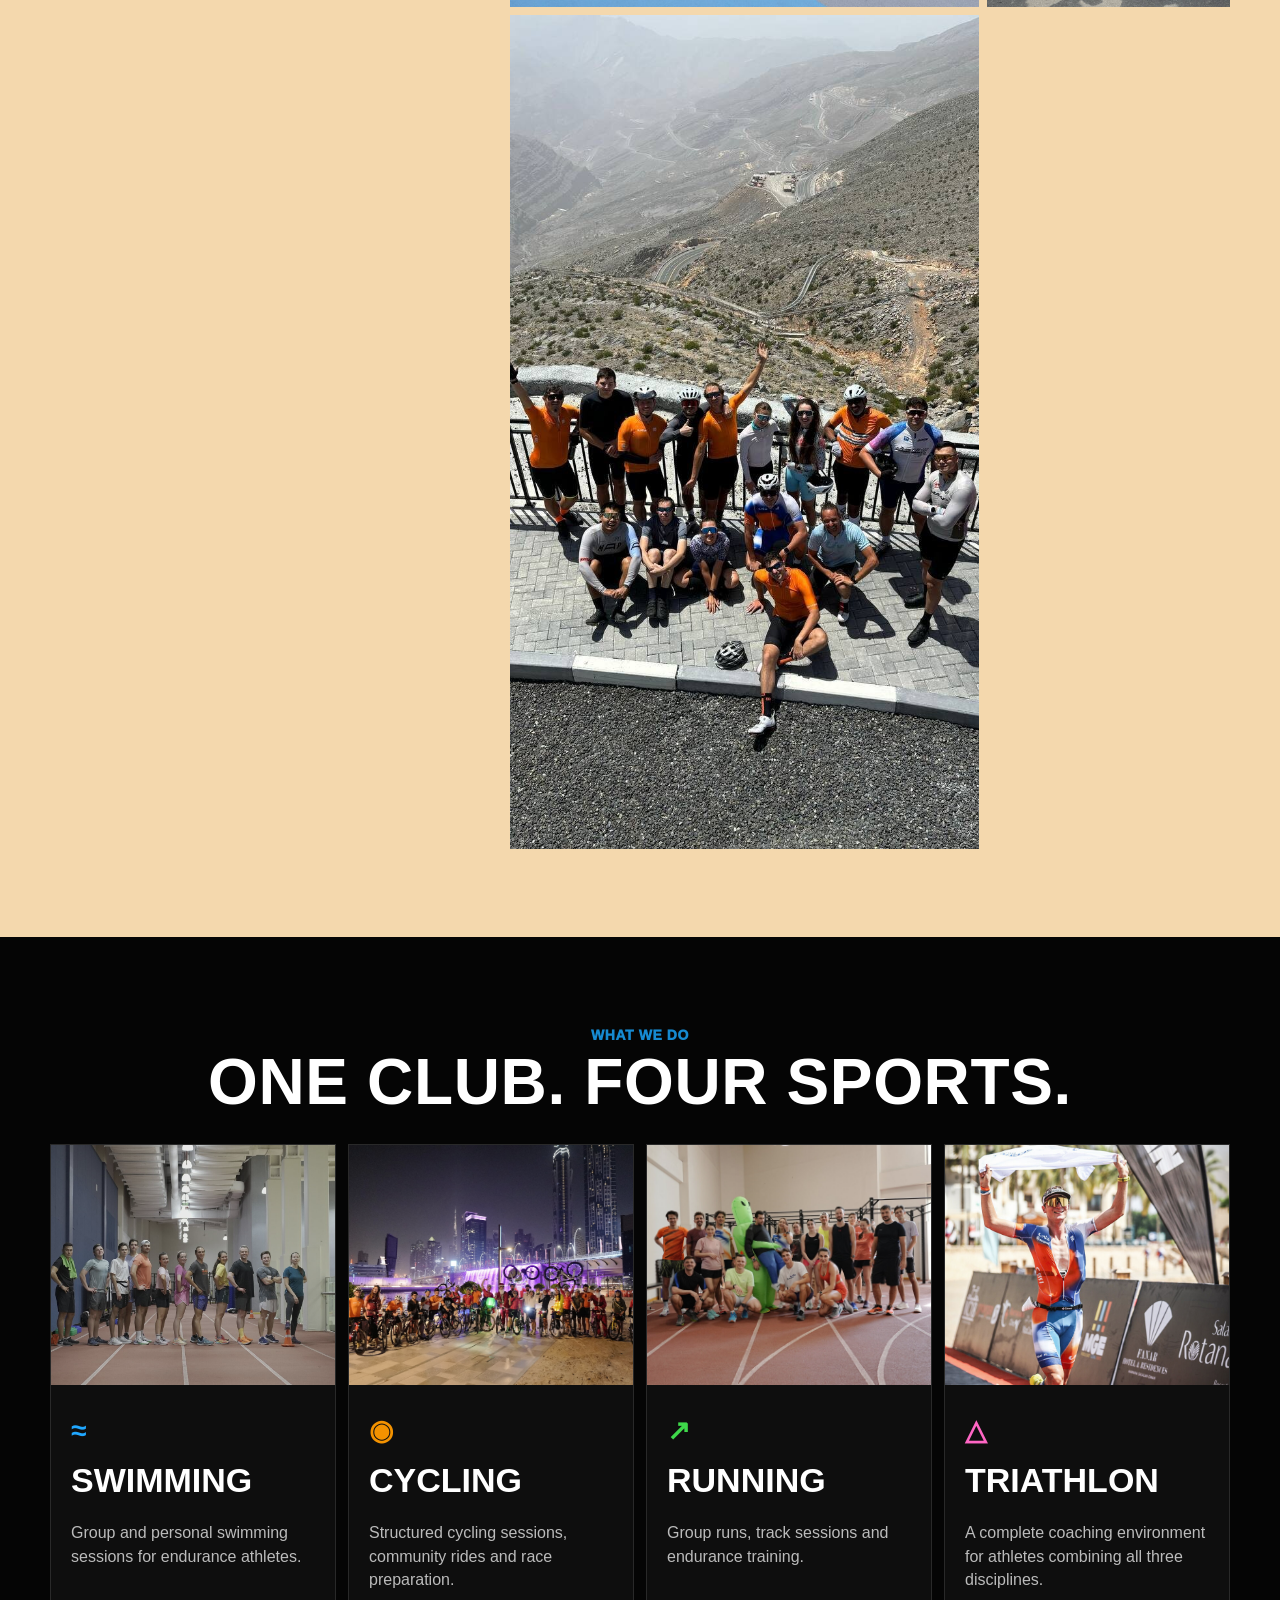
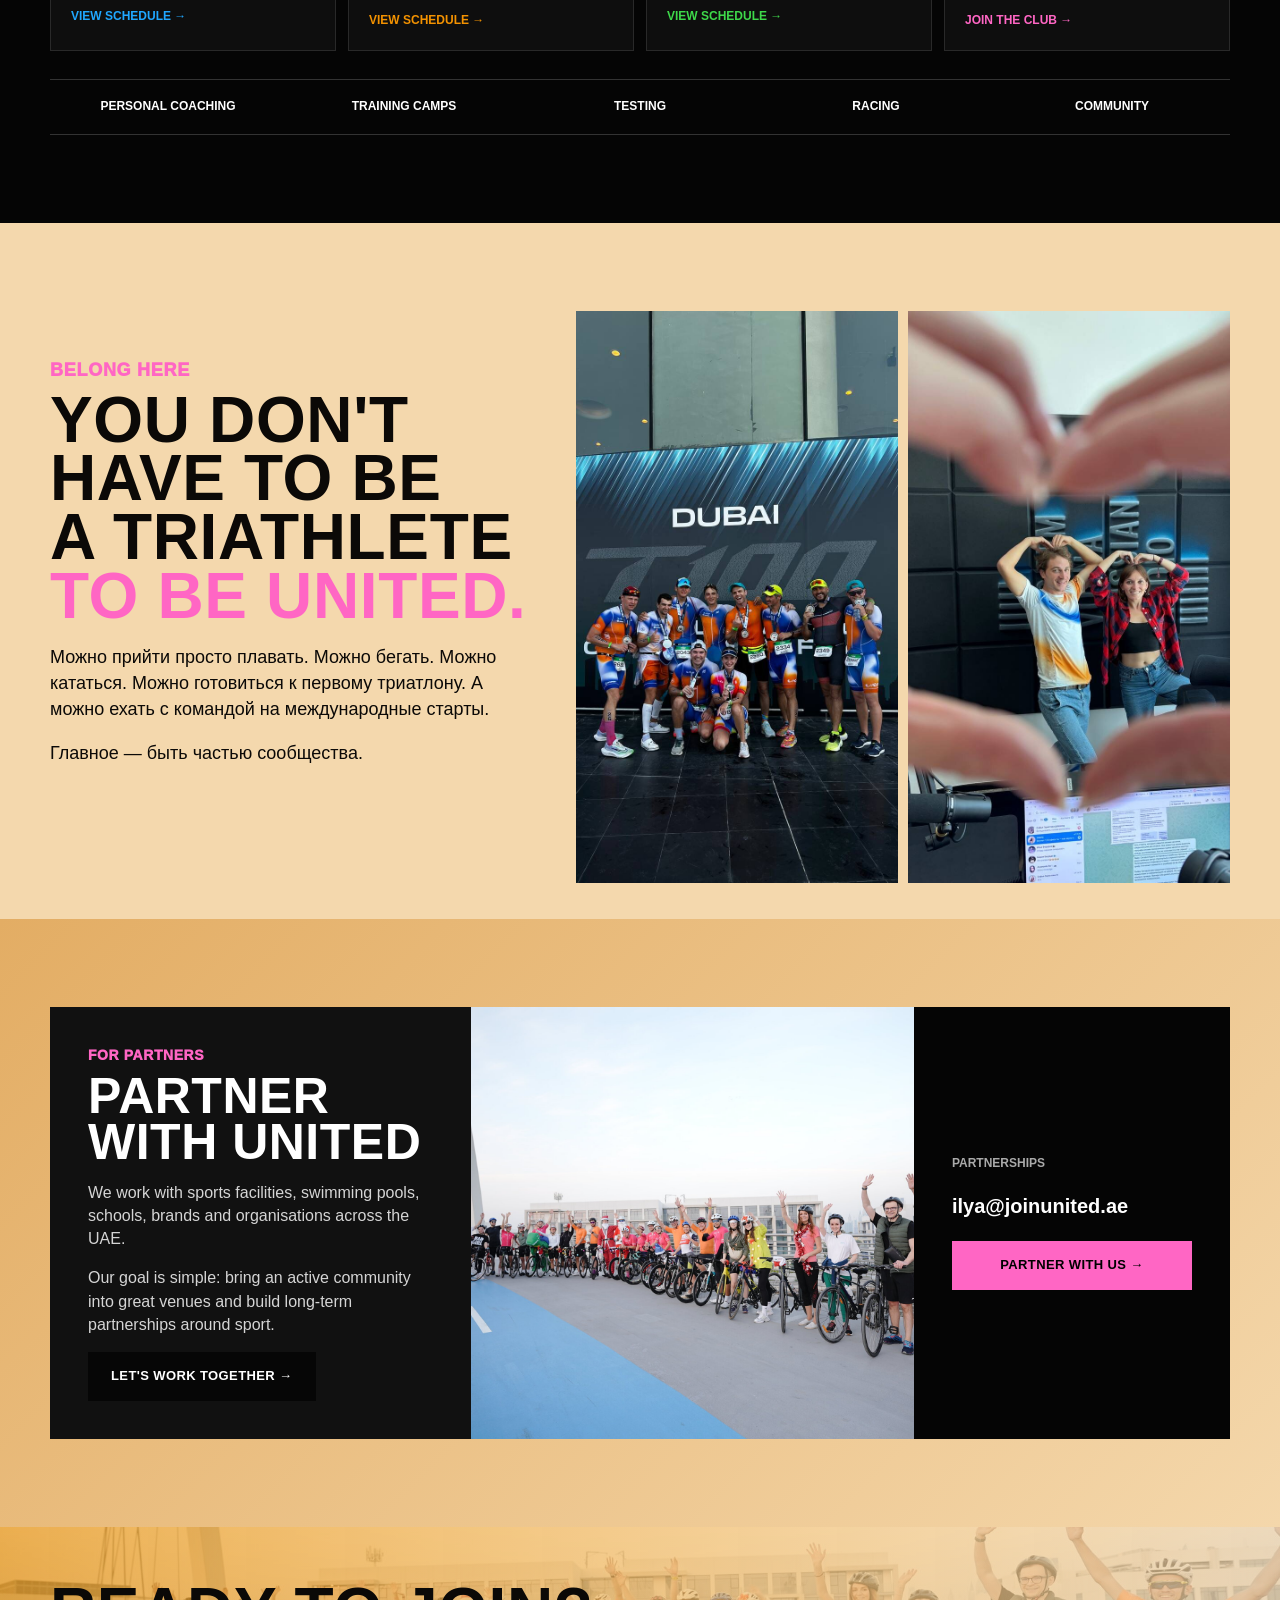
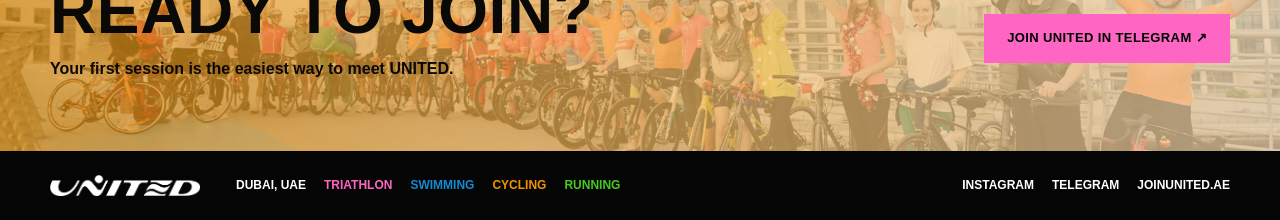
<file: joinunited_site/index.html>
<!doctype html>
<html lang="en">
<head>
  <meta charset="utf-8" />
  <meta name="viewport" content="width=device-width, initial-scale=1" />
  <title>UNITED — Russian-speaking endurance community in Dubai</title>
  <meta name="description" content="UNITED is Dubai's largest Russian-speaking sports community for triathlon, swimming, cycling and running." />
  <meta name="theme-color" content="#F39200" />
  <link rel="preload" href="assets/IMG_3854.jpg" as="image" />
  <link rel="stylesheet" href="styles.css" />
</head>
<body>
  <header class="nav shell">
    <a class="brand" href="#top" aria-label="UNITED home"><img src="assets/united-logo.png" alt="UNITED" /></a>
    <nav class="navlinks" aria-label="Main navigation">
      <a href="#about">About</a><a href="#sports">What we do</a><a href="#community">Community</a><a href="#partners">Partners</a>
    </nav>
    <a class="btn btn-dark nav-cta" href="https://t.me/unitedtriathlon" target="_blank" rel="noreferrer">Join United ↗</a>
  </header>

  <main id="top">
    <section class="hero">
      <div class="hero-media" role="img" aria-label="UNITED cycling community in Dubai"></div>
      <div class="hero-shade"></div>
      <div class="hero-content shell">
        <p class="eyebrow pink">Dubai's largest</p>
        <h1>Russian-speaking<br><span>sports community.</span></h1>
        <p class="lead">More than a sports club.<br>We train, race and travel together.</p>
        <div class="disciplines">
          <span class="pink">Triathlon</span><i>•</i><span class="blue">Swimming</span><i>•</i><span class="orange">Cycling</span><i>•</i><span class="green">Running</span>
        </div>
        <div class="hero-actions">
          <a class="btn btn-pink" href="https://t.me/unitedtriathlon" target="_blank" rel="noreferrer">Join United in Telegram ↗</a>
          <a class="btn btn-ghost" href="#about">About United ↓</a>
        </div>
      </div>
    </section>

    <section class="facts shell" aria-label="UNITED at a glance">
      <div><strong>1,400+</strong><span>community members</span></div>
      <div><strong>Dubai</strong><span>UAE</span></div>
      <div><strong>4</strong><span>core sports</span></div>
      <div><strong>One community</strong><span>all together</span></div>
    </section>

    <section id="about" class="section section-sand shell about-grid">
      <div class="copy-block">
        <p class="eyebrow pink">We are United</p>
        <h2>Our community.<br>Our people.</h2>
        <p>UNITED is a Russian-speaking endurance sports community based in Dubai. We bring together athletes of different levels — from people taking their first steps in endurance sport to experienced age-group competitors.</p>
        <p class="accent-copy">You don't have to be a triathlete to be UNITED.</p>
      </div>
      <div class="photo-grid">
        <img src="assets/IMG_3853.jpg" alt="UNITED cycling group" loading="lazy" />
        <img src="assets/IMG_3858.jpg" alt="UNITED running group" loading="lazy" />
        <img src="assets/IMG_3856.jpg" alt="UNITED athletes after training" loading="lazy" />
        <img src="assets/IMG_3860.jpg" alt="UNITED mountain training camp" loading="lazy" />
      </div>
    </section>

    <section id="sports" class="section section-black">
      <div class="shell">
        <p class="eyebrow blue center">What we do</p>
        <h2 class="center white">One club. Four sports.</h2>
        <div class="sport-grid">
          <article class="sport-card blue-card">
            <img src="assets/IMG_3852.jpg" alt="UNITED athletes at an indoor training venue" loading="lazy" />
            <div><span class="icon">≈</span><h3>Swimming</h3><p>Group and personal swimming sessions for endurance athletes.</p><a href="https://t.me/unitedtriathlon" target="_blank" rel="noreferrer">View schedule →</a></div>
          </article>
          <article class="sport-card orange-card">
            <img src="assets/IMG_3854.jpg" alt="UNITED cycling group in Dubai at night" loading="lazy" />
            <div><span class="icon">◉</span><h3>Cycling</h3><p>Structured cycling sessions, community rides and race preparation.</p><a href="https://t.me/unitedtriathlon" target="_blank" rel="noreferrer">View schedule →</a></div>
          </article>
          <article class="sport-card green-card">
            <img src="assets/IMG_3859.jpg" alt="UNITED run training group" loading="lazy" />
            <div><span class="icon">↗</span><h3>Running</h3><p>Group runs, track sessions and endurance training.</p><a href="https://t.me/unitedtriathlon" target="_blank" rel="noreferrer">View schedule →</a></div>
          </article>
          <article class="sport-card pink-card">
            <img src="assets/IMG_8744.jpg" alt="UNITED athlete finishing an IRONMAN race" loading="lazy" />
            <div><span class="icon">△</span><h3>Triathlon</h3><p>A complete coaching environment for athletes combining all three disciplines.</p><a href="https://t.me/unitedtriathlon" target="_blank" rel="noreferrer">Join the club →</a></div>
          </article>
        </div>
        <div class="services">
          <span>Personal coaching</span><span>Training camps</span><span>Testing</span><span>Racing</span><span>Community</span>
        </div>
      </div>
    </section>

    <section id="community" class="section community shell">
      <div class="community-copy">
        <p class="eyebrow pink">Belong here</p>
        <h2>You don't have to be<br>a triathlete <span>to be United.</span></h2>
        <p>Можно прийти просто плавать. Можно бегать. Можно кататься. Можно готовиться к первому триатлону. А можно ехать с командой на международные старты.</p>
        <p>Главное — быть частью сообщества.</p>
      </div>
      <div class="community-photos">
        <img src="assets/IMG_3855.jpg" alt="UNITED athletes at a Dubai event" loading="lazy" />
        <img src="assets/IMG_3875.jpg" alt="UNITED community moment" loading="lazy" />
      </div>
    </section>

    <section id="partners" class="section partner-section">
      <div class="shell partner-grid">
        <div>
          <p class="eyebrow pink">For partners</p>
          <h2>Partner with United</h2>
          <p>We work with sports facilities, swimming pools, schools, brands and organisations across the UAE.</p>
          <p>Our goal is simple: bring an active community into great venues and build long-term partnerships around sport.</p>
          <a class="btn btn-dark" href="mailto:ilya@joinunited.ae?subject=Partnership%20with%20UNITED">Let's work together →</a>
        </div>
        <img class="partner-photo" src="assets/IMG_3853.jpg" alt="UNITED community ride" loading="lazy" />
        <div class="partner-contact">
          <span>Partnerships</span>
          <a href="mailto:ilya@joinunited.ae">ilya@joinunited.ae</a>
          <a class="btn btn-pink" href="mailto:ilya@joinunited.ae?subject=Partnership%20with%20UNITED">Partner with us →</a>
        </div>
      </div>
    </section>

    <section class="ready">
      <div class="shell ready-inner">
        <div><h2>Ready to join?</h2><p>Your first session is the easiest way to meet UNITED.</p></div>
        <a class="btn btn-pink" href="https://t.me/unitedtriathlon" target="_blank" rel="noreferrer">Join United in Telegram ↗</a>
      </div>
    </section>
  </main>

  <footer class="footer">
    <div class="shell footer-inner">
      <img src="assets/united-logo.png" alt="UNITED" />
      <span>Dubai, UAE</span>
      <span class="pink">Triathlon</span><span class="blue">Swimming</span><span class="orange">Cycling</span><span class="green">Running</span>
      <a href="https://www.instagram.com/unitedtriathlon/" target="_blank" rel="noreferrer">Instagram</a>
      <a href="https://t.me/unitedtriathlon" target="_blank" rel="noreferrer">Telegram</a>
      <span>joinunited.ae</span>
    </div>
  </footer>
</body>
</html>
</file>
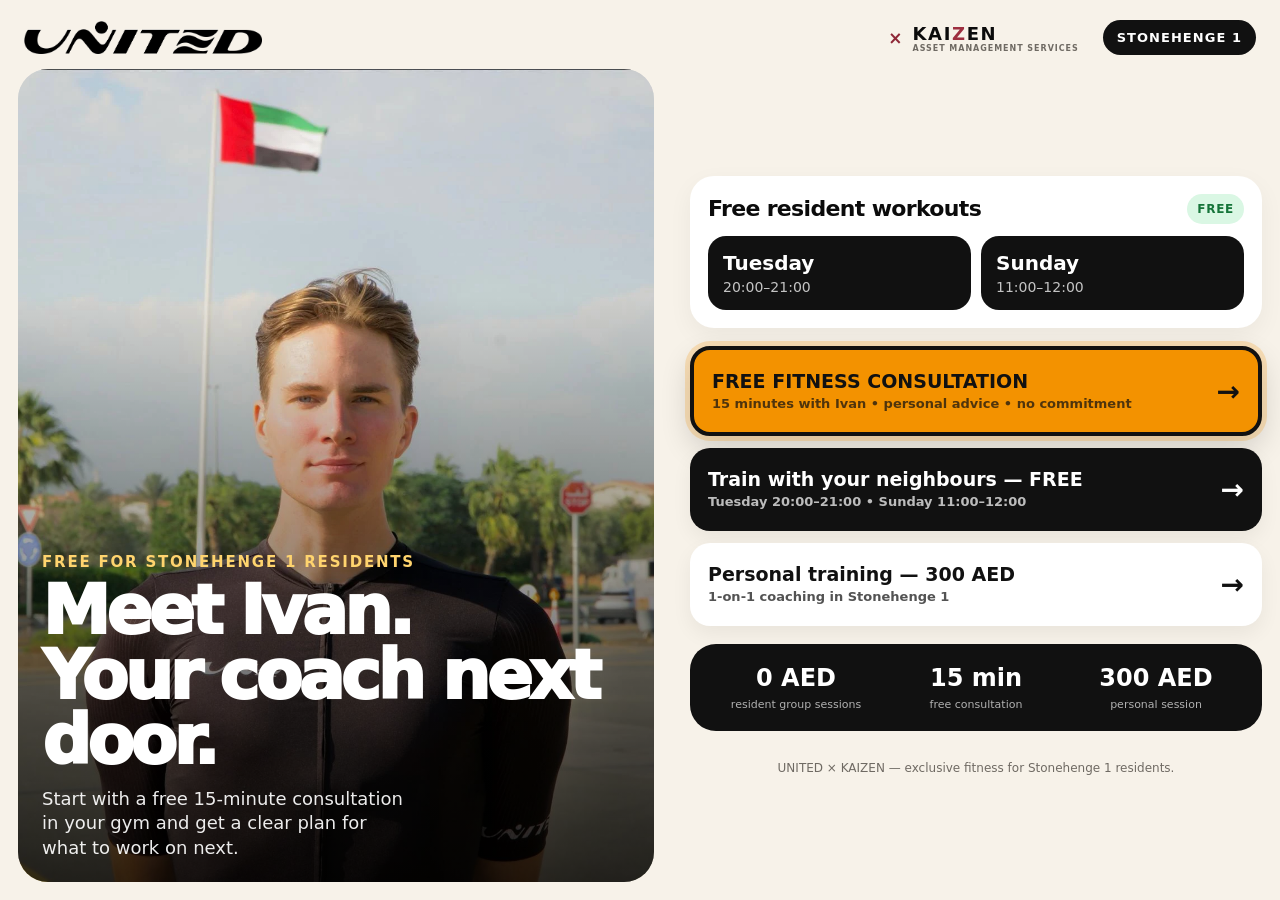
<file: stonehenge/index.html>
<!doctype html>
<html lang="en">
<head>
  <meta charset="utf-8" />
  <meta name="viewport" content="width=device-width, initial-scale=1, viewport-fit=cover" />
  <meta name="theme-color" content="#0b0b0b" />
  <title>UNITED × Stonehenge 1 — Resident Fitness</title>
  <meta name="description" content="Free resident workouts, a free 15-minute fitness consultation, and personal training with UNITED at Stonehenge 1." />
  <style>
    :root{--ink:#0b0b0b;--paper:#f7f2e9;--orange:#f39200;--muted:#6f6a63;}
    *{box-sizing:border-box;-webkit-tap-highlight-color:transparent} html,body{margin:0;min-height:100%;background:var(--paper);color:var(--ink);font-family:Inter,ui-sans-serif,system-ui,-apple-system,BlinkMacSystemFont,"Segoe UI",sans-serif;overscroll-behavior:none} body{min-height:100svh} button,input,select{font:inherit} button{cursor:pointer}
    .app{min-height:100svh;display:flex;flex-direction:column;max-width:760px;margin:0 auto;background:var(--paper);box-shadow:0 0 80px rgba(0,0,0,.08)} .top{display:flex;align-items:center;justify-content:space-between;padding:20px 24px 14px}.logo{height:34px}.pill{font-size:13px;font-weight:900;letter-spacing:.08em;text-transform:uppercase;background:#111;color:#fff;border-radius:999px;padding:10px 14px}
    .hero{position:relative;margin:0 18px;border-radius:30px;overflow:hidden;min-height:48svh;background:#ddd}.hero img{width:100%;height:100%;position:absolute;inset:0;object-fit:cover;object-position:50% 24%}.hero:after{content:"";position:absolute;inset:0;background:linear-gradient(180deg,rgba(0,0,0,.02) 28%,rgba(0,0,0,.8) 100%)}.hero-copy{position:absolute;z-index:2;left:24px;right:24px;bottom:22px;color:#fff}.eyebrow{font-size:15px;font-weight:900;letter-spacing:.12em;text-transform:uppercase;color:#ffd46e;margin:0 0 8px}h1{font-size:clamp(42px,7vw,68px);line-height:.95;letter-spacing:-.055em;margin:0;font-weight:950}.hero-copy p:last-child{font-size:18px;line-height:1.35;margin:14px 0 0;max-width:32ch;color:rgba(255,255,255,.92)}
    .schedule{margin:16px 18px 0;background:#fff;border-radius:24px;padding:18px;box-shadow:0 8px 24px rgba(0,0,0,.05)}.schedule-head{display:flex;align-items:center;justify-content:space-between;gap:12px;margin-bottom:12px}.schedule h2{font-size:22px;margin:0;letter-spacing:-.03em}.free-tag{background:#daf7e4;color:#16753a;font-size:12px;font-weight:900;border-radius:999px;padding:8px 10px;text-transform:uppercase;letter-spacing:.06em}.slots{display:grid;grid-template-columns:1fr 1fr;gap:10px}.slot{background:#111;color:#fff;border-radius:18px;padding:15px}.slot strong{display:block;font-size:20px}.slot span{display:block;margin-top:4px;font-size:14px;opacity:.75}
    .actions{padding:18px;display:grid;gap:12px}.btn{width:100%;border:0;border-radius:20px;padding:20px 18px;min-height:72px;display:flex;align-items:center;justify-content:space-between;text-align:left;font-weight:900;font-size:19px;box-shadow:0 8px 20px rgba(0,0,0,.06)}.btn span small{display:block;font-size:13px;font-weight:700;opacity:.72;margin-top:4px;line-height:1.3}.btn-primary{background:var(--orange);color:#111;border:4px solid #111;box-shadow:0 0 0 5px rgba(243,146,0,.22),0 12px 30px rgba(0,0,0,.16);animation:consultPulse 2.8s ease-in-out infinite}@keyframes consultPulse{0%,100%{box-shadow:0 0 0 5px rgba(243,146,0,.22),0 12px 30px rgba(0,0,0,.16)}50%{box-shadow:0 0 0 10px rgba(243,146,0,.10),0 12px 30px rgba(0,0,0,.16)}}@media(prefers-reduced-motion:reduce){.btn-primary{animation:none}}.btn-dark{background:#111;color:#fff}.btn-light{background:#fff;color:#111}.arrow{font-size:28px}.proof{margin:0 18px 18px;background:#111;color:#fff;border-radius:26px;padding:20px;display:grid;grid-template-columns:repeat(3,1fr);gap:8px;text-align:center}.proof strong{display:block;font-size:24px}.proof span{font-size:11px;opacity:.67;line-height:1.2;display:block;margin-top:6px}.footnote{padding:0 24px 22px;color:var(--muted);font-size:12px;text-align:center}
    dialog{border:0;padding:0;width:min(100% - 24px,720px);max-height:92svh;border-radius:30px;background:#fff;box-shadow:0 24px 90px rgba(0,0,0,.35)}dialog::backdrop{background:rgba(0,0,0,.62);backdrop-filter:blur(4px)}.modal{padding:26px}.modal-head{display:flex;justify-content:space-between;gap:14px;align-items:flex-start}.modal h2{font-size:36px;line-height:1;letter-spacing:-.04em;margin:0 0 8px}.modal p{color:#6c6861;line-height:1.45;margin:0}.close{border:0;background:#f0eee9;width:46px;height:46px;border-radius:50%;font-size:25px;font-weight:700}.detail-card{margin-top:18px;background:#f7f2e9;border-radius:20px;padding:16px}.detail-card strong{display:block;font-size:16px;margin-bottom:8px}.detail-card ul{margin:0;padding-left:20px;color:#4f4a43;line-height:1.5}.grid{display:grid;gap:14px;margin-top:22px}label{font-weight:800;font-size:14px}input,select{width:100%;margin-top:7px;border:2px solid #e7e3db;border-radius:16px;padding:16px 15px;font-size:17px;background:#fff;color:#111;outline:none}input:focus,select:focus{border-color:var(--orange)}.choices{display:grid;grid-template-columns:1fr 1fr;gap:10px;margin-top:7px}.choice{border:2px solid #e7e3db;background:#fff;border-radius:16px;padding:15px 12px;text-align:center;font-weight:850}.choice.active{border-color:#111;background:#111;color:#fff}.submit{margin-top:18px;border:0;background:var(--orange);color:#111;width:100%;border-radius:18px;padding:18px;font-weight:950;font-size:18px}.tiny{font-size:11px;color:#9a958b;text-align:center;margin-top:11px!important}.success{display:none;text-align:center;padding:42px 10px 28px}.success .check{width:78px;height:78px;border-radius:50%;display:grid;place-items:center;background:#daf7e4;color:#168a42;font-size:38px;margin:0 auto 20px}.success h2{font-size:38px}.success .back{margin-top:20px;border:0;background:#111;color:#fff;border-radius:18px;padding:17px 24px;font-weight:900;font-size:17px}
    @media (orientation:landscape) and (min-width:900px){.app{max-width:100%;display:grid;grid-template-columns:1.05fr .95fr;grid-template-rows:auto 1fr}.top{grid-column:1/3}.hero{min-height:calc(100svh - 100px);margin-bottom:18px}.right{display:flex;flex-direction:column;justify-content:center;max-width:620px;margin:auto;width:100%}}@media(max-width:430px){.hero{min-height:46svh}.proof strong{font-size:20px}.btn{min-height:66px;font-size:17px}.slot strong{font-size:18px}}
    .form-error{color:#9b231b!important;background:#fff0ee;border-radius:14px;padding:14px;margin-top:14px!important;font-size:15px;line-height:1.4}.submit:disabled,.close:disabled{cursor:wait;opacity:.65}.close{flex-shrink:0}.top{gap:12px}.logo{max-width:55%;height:auto;max-height:34px}.pill{flex-shrink:0}.hero{min-height:max(48svh,640px)}.hero img{object-position:50% 28%}
    @media(max-width:430px){.hero{min-height:max(46svh,540px)}.modal{padding:20px}.modal h2{font-size:30px}}
   .partner{display:flex;align-items:center;gap:10px;margin-left:auto;margin-right:12px;white-space:nowrap}.partner .times{font-weight:900;color:#8e2736;font-size:17px}.partner .brand{font-weight:900;font-size:18px;letter-spacing:.09em}.partner .brand span{color:#9e2f40}.partner small{display:block;font-size:8px;letter-spacing:.12em;font-weight:600;color:#6f6a63;text-transform:uppercase}@media(max-width:430px){.partner .brand{font-size:13px}.partner .times{font-size:13px}.partner small{font-size:6px}.top{padding:16px 12px 12px;gap:7px}.partner{gap:5px;margin-right:0}.pill{font-size:10px;padding:8px}} </style>
</head>
<body><main class="app"><header class="top"><img class="logo" src="../assets/united-logo.png" alt="UNITED"><div class="partner" aria-label="UNITED and KAIZEN collaboration"><span class="times">×</span><div><div class="brand">KAI<span>Z</span>EN</div><small>Asset Management Services</small></div></div><div class="pill">Stonehenge 1</div></header><section class="hero"><img id="ivanPhoto" src="../assets/ivan-stonehenge.webp" width="1169" height="1455" fetchpriority="high" alt="Ivan, your UNITED resident coach"><div class="hero-copy"><p class="eyebrow">Free for Stonehenge 1 residents</p><h1>Meet Ivan.<br>Your coach next door.</h1><p>Start with a free 15-minute consultation in your gym and get a clear plan for what to work on next.</p></div></section><div class="right"><section class="schedule"><div class="schedule-head"><h2>Free resident workouts</h2><span class="free-tag">Free</span></div><div class="slots"><div class="slot"><strong>Tuesday</strong><span>20:00–21:00</span></div><div class="slot"><strong>Sunday</strong><span>11:00–12:00</span></div></div></section><section class="actions"><button class="btn btn-primary" data-open="consultation"><span>FREE FITNESS CONSULTATION<small>15 minutes with Ivan • personal advice • no commitment</small></span><b class="arrow">→</b></button><button class="btn btn-dark" data-open="group"><span>Train with your neighbours — FREE<small>Tuesday 20:00–21:00 • Sunday 11:00–12:00</small></span><b class="arrow">→</b></button><button class="btn btn-light" data-open="pt"><span>Personal training — 300 AED<small>1-on-1 coaching in Stonehenge 1</small></span><b class="arrow">→</b></button></section><section class="proof"><div><strong>0 AED</strong><span>resident group sessions</span></div><div><strong>15 min</strong><span>free consultation</span></div><div><strong>300 AED</strong><span>personal session</span></div></section><p class="footnote">UNITED × KAIZEN — exclusive fitness for Stonehenge 1 residents.</p></div></main>
<dialog id="leadDialog"><div class="modal" id="formView"><div class="modal-head"><div><h2 id="modalTitle">Book your free consultation</h2><p id="modalText">It takes less than a minute. Ivan will confirm the time with you.</p></div><button class="close" id="closeDialog" type="button" aria-label="Close form">×</button></div><div class="detail-card" id="detailCard"><strong>What happens in the consultation</strong><ul><li>Meet Ivan in the Stonehenge 1 gym</li><li>Identify your weak points and priorities</li><li>Get recommendations on nutrition and daily routine</li><li>Understand how many sessions you need</li><li>Get exercise recommendations for your goal</li></ul></div><form id="leadForm"><input type="hidden" name="_subject" value="Stonehenge 1 lead — UNITED"><input type="hidden" name="source" value="Stonehenge 1 kiosk"><input type="hidden" name="building" value="Stonehenge 1"><input type="hidden" name="interest" id="interest" value="Free consultation"><div class="grid"><label>Your main goal<select name="goal" required><option value="">Choose…</option><option>Get fitter / stronger</option><option>Lose weight</option><option>Start training safely</option><option>Running / race preparation</option><option>Triathlon / endurance</option><option>Mobility / back / posture</option><option>Other</option></select></label><label>Your name<input name="name" autocomplete="name" required placeholder="First name"></label><label>WhatsApp number<input name="phone" inputmode="tel" autocomplete="tel" required placeholder="+971 …"></label><label>Best time to contact you<select name="preferred_time" required><option value="">Choose…</option><option>Morning</option><option>Daytime</option><option>Evening</option><option>Any time</option></select></label></div><button class="submit" type="submit">Send request →</button><p id="formError" class="form-error" role="alert" tabindex="-1" hidden></p><p class="tiny">By submitting, you agree that UNITED may contact you about this request.</p></form></div><div class="modal success" id="successView"><div class="check">✓</div><h2 tabindex="-1">Request received.</h2><p>Thanks! Your request has been accepted. Ivan / UNITED will contact you to confirm the details.</p><button class="back" id="doneBtn">Back to start</button></div></dialog>
<script src="form-config.js"></script>
<script src="form.js"></script>
</body></html>
</file>
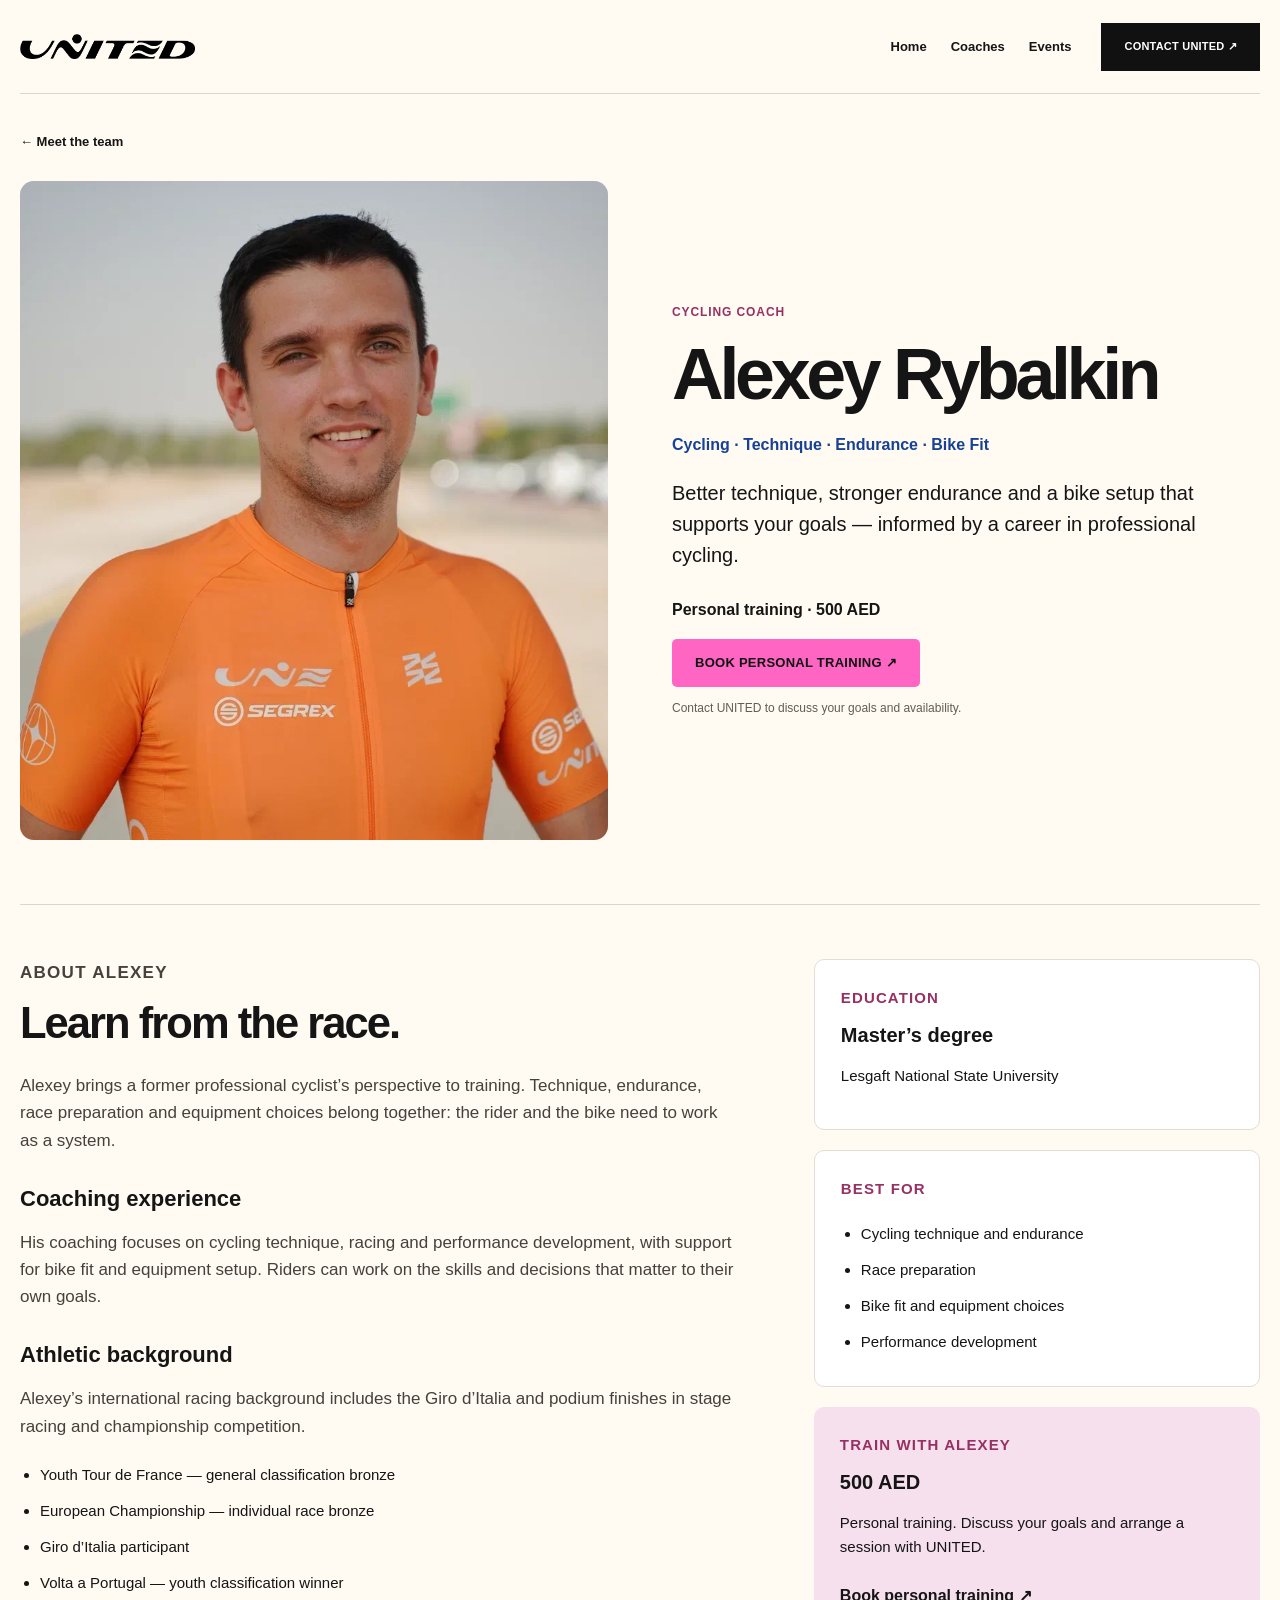
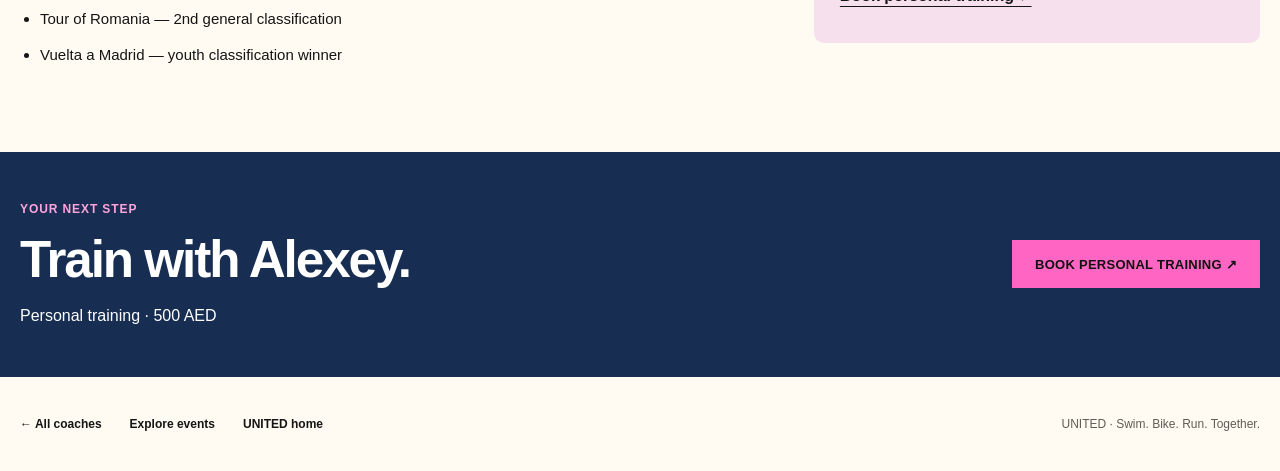
<file: coaches/alexey-rybalkin/index.html>
<!doctype html>
<html lang="en">
<head>
<meta charset="utf-8">
<meta name="viewport" content="width=device-width,initial-scale=1">
<title>Alexey Rybalkin — Cycling Coach | UNITED</title>
<meta name="description" content="Better technique, stronger endurance and a bike setup that supports your goals — informed by a career in professional cycling.">
<link rel="canonical" href="https://joinunited.ae/coaches/alexey-rybalkin/">
<meta property="og:type" content="website">
<meta property="og:title" content="Alexey Rybalkin — Cycling Coach | UNITED">
<meta property="og:description" content="Better technique, stronger endurance and a bike setup that supports your goals — informed by a career in professional cycling.">
<meta property="og:url" content="https://joinunited.ae/coaches/alexey-rybalkin/">
<meta property="og:image" content="https://joinunited.ae/assets/media/coaches/alexey-main.webp">
<meta property="og:site_name" content="UNITED">
<meta name="theme-color" content="#fffaf2">
<link rel="stylesheet" href="/styles.css">
<link rel="stylesheet" href="/coaches/coaches.css">
</head>
<body>
<a class="skip-link" href="#main">Skip to content</a>
<header class="coach-nav shell">
<a class="brand" href="/" aria-label="UNITED home">
<img src="/assets/united-logo.png" width="210" height="60" alt="UNITED">
</a>
<nav aria-label="Main navigation">
<a href="/">Home</a>
<a href="/coaches/">Coaches</a>
<a href="/events/">Events</a>
</nav>
<a class="btn btn-dark nav-contact" href="https://t.me/unitedbytriathlon">Contact United ↗</a>
</header>
<main id="main">
<div class="shell breadcrumb">
<a href="/coaches/">← Meet the team</a>
</div>
<section class="profile-hero shell">
<div class="profile-hero-photo">
<img src="/assets/media/coaches/alexey-main.webp" srcset="/assets/media/coaches/alexey-main-small.webp  534w, /assets/media/coaches/alexey-main.webp 855w" sizes="(max-width: 700px) 94vw, 45vw" width="855" height="1280" alt="Alexey Rybalkin in UNITED training kit" fetchpriority="high">
</div>
<div class="profile-copy">
<p class="coach-role">Cycling Coach</p>
<h1>Alexey Rybalkin</h1>
<p class="profile-tags">Cycling · Technique · Endurance · Bike Fit</p>
<p class="profile-lead">Better technique, stronger endurance and a bike setup that supports your goals — informed by a career in professional cycling.</p>
<p class="price">Personal training · 500 AED</p>
<a class="btn btn-pink" href="https://t.me/unitedbytriathlon">Book personal training ↗</a>
<p class="contact-note">Contact UNITED to discuss your goals and availability.</p>
</div>
</section>
<section class="profile-body shell">
<div class="profile-story">
<p class="eyebrow">About Alexey</p>
<h2>Learn from the race.</h2>
<p>Alexey brings a former professional cyclist’s perspective to training. Technique, endurance, race preparation and equipment choices belong together: the rider and the bike need to work as a system.</p>
<h3>Coaching experience</h3>
<p>His coaching focuses on cycling technique, racing and performance development, with support for bike fit and equipment setup. Riders can work on the skills and decisions that matter to their own goals.</p>
<h3>Athletic background</h3>
<p>Alexey’s international racing background includes the Giro d’Italia and podium finishes in stage racing and championship competition.</p>
<ul class="achievements">
<li>Youth Tour de France — general classification bronze</li>
<li>European Championship — individual race bronze</li>
<li>Giro d’Italia participant</li>
<li>Volta a Portugal — youth classification winner</li>
<li>Tour of Romania — 2nd general classification</li>
<li>Vuelta a Madrid — youth classification winner</li>
</ul>
</div>
<aside class="profile-aside">
<section>
<p class="eyebrow">Education</p>
<h3>Master’s degree</h3>
<p>Lesgaft National State University</p>
</section>
<section>
<p class="eyebrow">Best for</p>
<ul>
<li>Cycling technique and endurance</li>
<li>Race preparation</li>
<li>Bike fit and equipment choices</li>
<li>Performance development</li>
</ul>
</section>
<section class="service-panel">
<p class="eyebrow">Train with Alexey</p>
<h3>500 AED</h3>
<p>Personal training. Discuss your goals and arrange a session with UNITED.</p>
<a class="text-link" href="https://t.me/unitedbytriathlon">Book personal training ↗</a>
</section>
</aside>
</section>
<section class="coach-cta">
<div class="shell coach-cta-inner">
<div>
<p class="eyebrow">Your next step</p>
<h2>Train with Alexey.</h2>
<p>Personal training · 500 AED</p>
</div>
<a class="btn btn-pink" href="https://t.me/unitedbytriathlon">Book personal training ↗</a>
</div>
</section>
</main>
<footer class="coach-footer shell">
<a href="/coaches/">← All coaches</a>
<a href="/events/">Explore events</a>
<a href="/">UNITED home</a>
<span>UNITED · Swim. Bike. Run. Together.</span>
</footer>
</body>
</html>
</file>
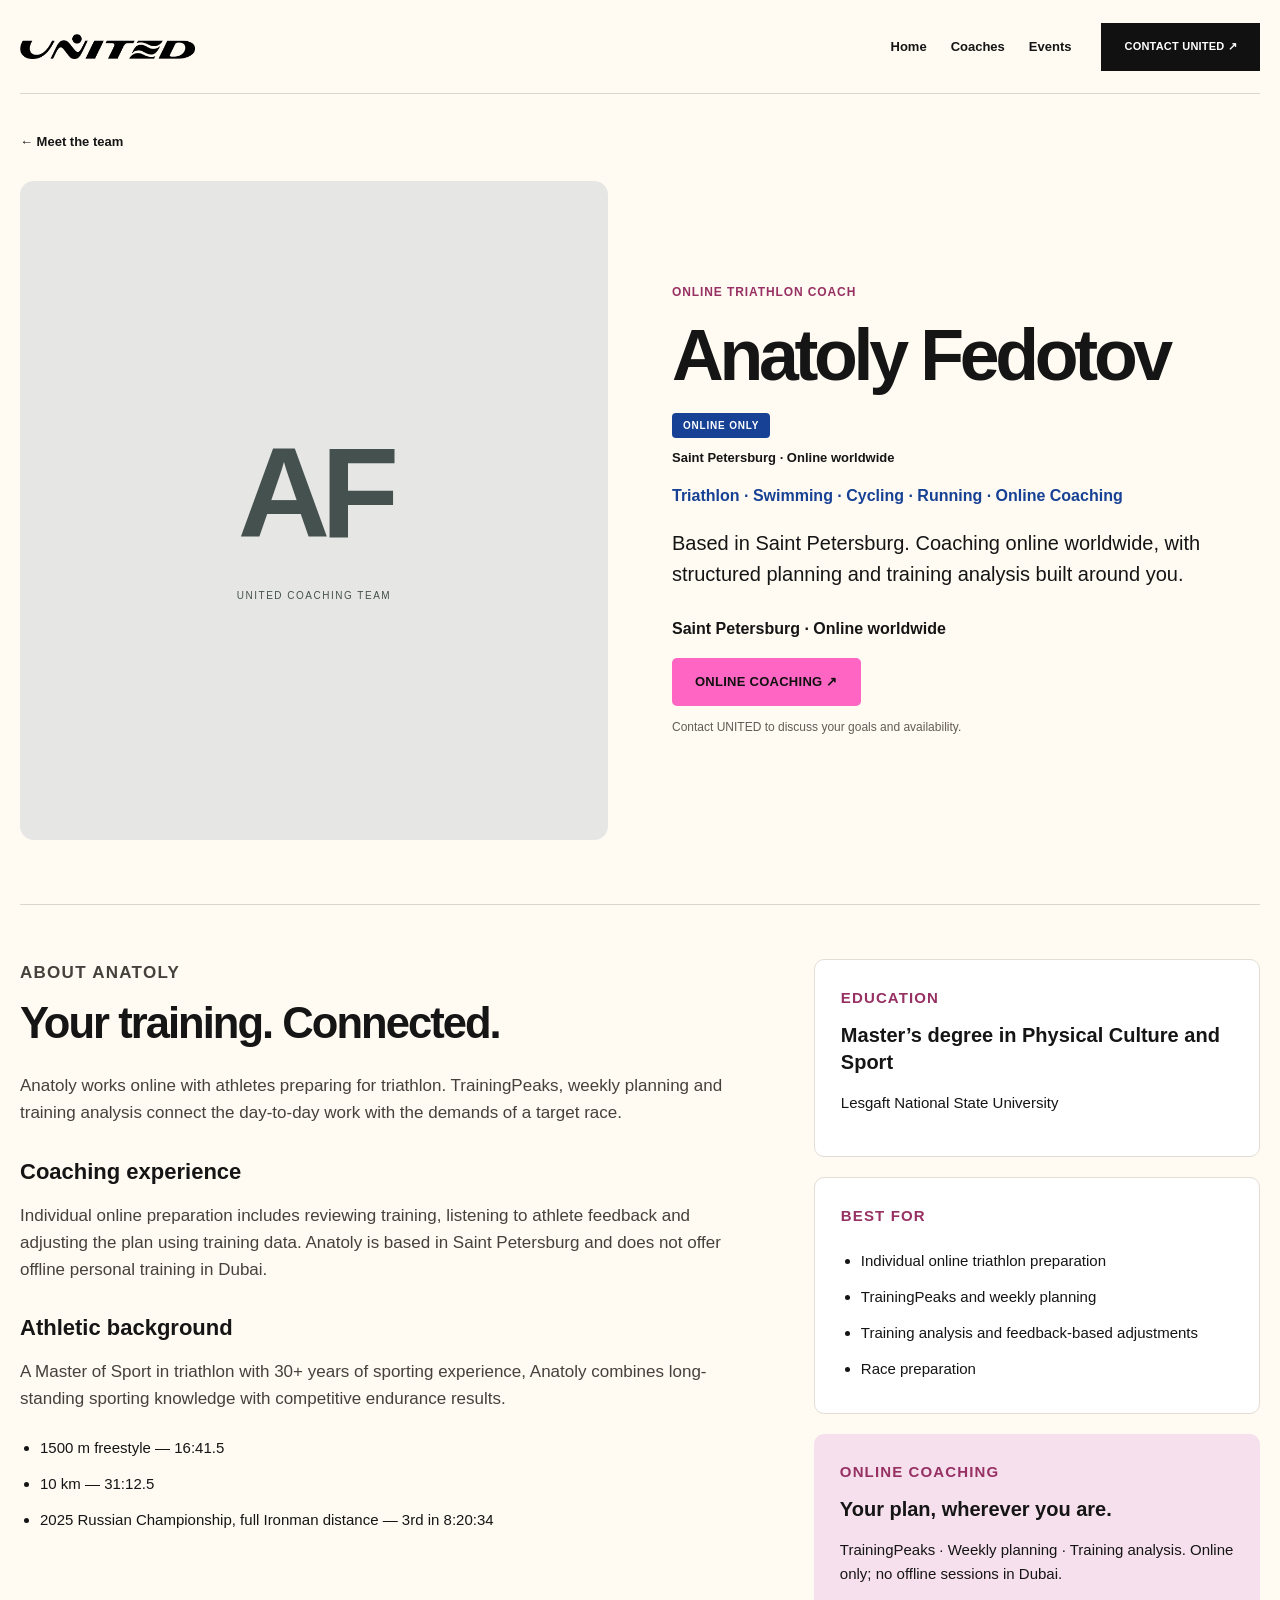
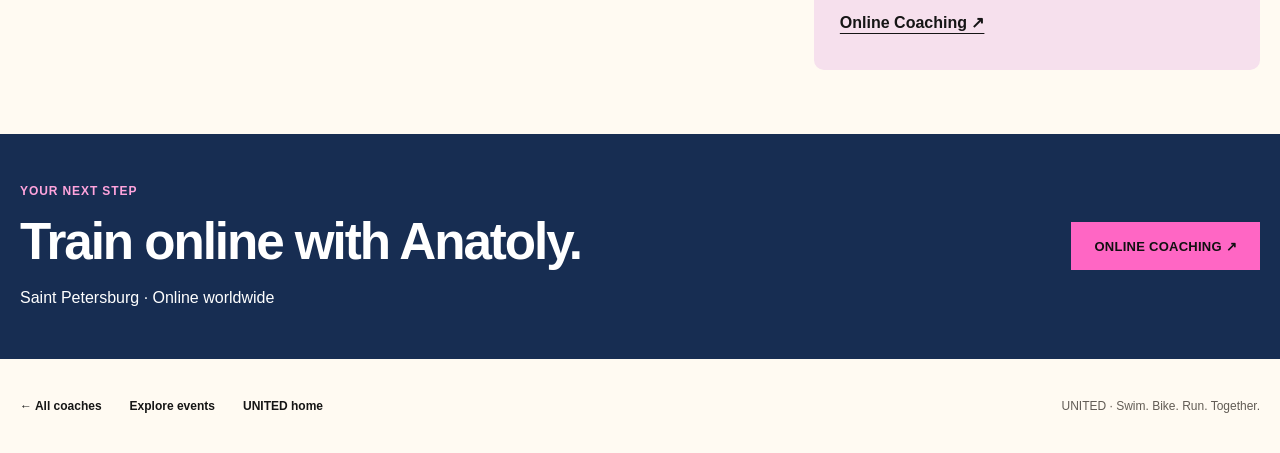
<file: coaches/anatoly-fedotov/index.html>
<!doctype html>
<html lang="en">
<head>
<meta charset="utf-8">
<meta name="viewport" content="width=device-width,initial-scale=1">
<title>Anatoly Fedotov — Online Triathlon Coach | UNITED</title>
<meta name="description" content="Based in Saint Petersburg. Coaching online worldwide, with structured planning and training analysis built around you.">
<link rel="canonical" href="https://joinunited.ae/coaches/anatoly-fedotov/">
<meta property="og:type" content="website">
<meta property="og:title" content="Anatoly Fedotov — Online Triathlon Coach | UNITED">
<meta property="og:description" content="Based in Saint Petersburg. Coaching online worldwide, with structured planning and training analysis built around you.">
<meta property="og:url" content="https://joinunited.ae/coaches/anatoly-fedotov/">
<meta property="og:image" content="https://joinunited.ae/assets/united-logo.png">
<meta property="og:site_name" content="UNITED">
<meta name="theme-color" content="#fffaf2">
<link rel="stylesheet" href="/styles.css">
<link rel="stylesheet" href="/coaches/coaches.css">
</head>
<body>
<a class="skip-link" href="#main">Skip to content</a>
<header class="coach-nav shell">
<a class="brand" href="/" aria-label="UNITED home">
<img src="/assets/united-logo.png" width="210" height="60" alt="UNITED">
</a>
<nav aria-label="Main navigation">
<a href="/">Home</a>
<a href="/coaches/">Coaches</a>
<a href="/events/">Events</a>
</nav>
<a class="btn btn-dark nav-contact" href="https://t.me/unitedbytriathlon">Contact United ↗</a>
</header>
<main id="main">
<div class="shell breadcrumb">
<a href="/coaches/">← Meet the team</a>
</div>
<section class="profile-hero shell">
<div class="profile-hero-photo">
<div class="portrait-placeholder" role="img" aria-label="Portrait of Anatoly Fedotov coming soon">
<span>AF</span>
<small>UNITED COACHING TEAM</small>
</div>
</div>
<div class="profile-copy">
<p class="coach-role">Online Triathlon Coach</p>
<h1>Anatoly Fedotov</h1>
<span class="availability">ONLINE ONLY</span>
<p class="location">Saint Petersburg · Online worldwide</p>
<p class="profile-tags">Triathlon · Swimming · Cycling · Running · Online Coaching</p>
<p class="profile-lead">Based in Saint Petersburg. Coaching online worldwide, with structured planning and training analysis built around you.</p>
<p class="price">Saint Petersburg · Online worldwide</p>
<a class="btn btn-pink" href="https://t.me/unitedbytriathlon">Online Coaching ↗</a>
<p class="contact-note">Contact UNITED to discuss your goals and availability.</p>
</div>
</section>
<section class="profile-body shell">
<div class="profile-story">
<p class="eyebrow">About Anatoly</p>
<h2>Your training. Connected.</h2>
<p>Anatoly works online with athletes preparing for triathlon. TrainingPeaks, weekly planning and training analysis connect the day-to-day work with the demands of a target race.</p>
<h3>Coaching experience</h3>
<p>Individual online preparation includes reviewing training, listening to athlete feedback and adjusting the plan using training data. Anatoly is based in Saint Petersburg and does not offer offline personal training in Dubai.</p>
<h3>Athletic background</h3>
<p>A Master of Sport in triathlon with 30+ years of sporting experience, Anatoly combines long-standing sporting knowledge with competitive endurance results.</p>
<ul class="achievements">
<li>1500 m freestyle — 16:41.5</li>
<li>10 km — 31:12.5</li>
<li>2025 Russian Championship, full Ironman distance — 3rd in 8:20:34</li>
</ul>
</div>
<aside class="profile-aside">
<section>
<p class="eyebrow">Education</p>
<h3>Master’s degree in Physical Culture and Sport</h3>
<p>Lesgaft National State University</p>
</section>
<section>
<p class="eyebrow">Best for</p>
<ul>
<li>Individual online triathlon preparation</li>
<li>TrainingPeaks and weekly planning</li>
<li>Training analysis and feedback-based adjustments</li>
<li>Race preparation</li>
</ul>
</section>
<section class="service-panel">
<p class="eyebrow">Online coaching</p>
<h3>Your plan, wherever you are.</h3>
<p>TrainingPeaks · Weekly planning · Training analysis. Online only; no offline sessions in Dubai.</p>
<a class="text-link" href="https://t.me/unitedbytriathlon">Online Coaching ↗</a>
</section>
</aside>
</section>
<section class="coach-cta">
<div class="shell coach-cta-inner">
<div>
<p class="eyebrow">Your next step</p>
<h2>Train online with Anatoly.</h2>
<p>Saint Petersburg · Online worldwide</p>
</div>
<a class="btn btn-pink" href="https://t.me/unitedbytriathlon">Online Coaching ↗</a>
</div>
</section>
</main>
<footer class="coach-footer shell">
<a href="/coaches/">← All coaches</a>
<a href="/events/">Explore events</a>
<a href="/">UNITED home</a>
<span>UNITED · Swim. Bike. Run. Together.</span>
</footer>
</body>
</html>
</file>
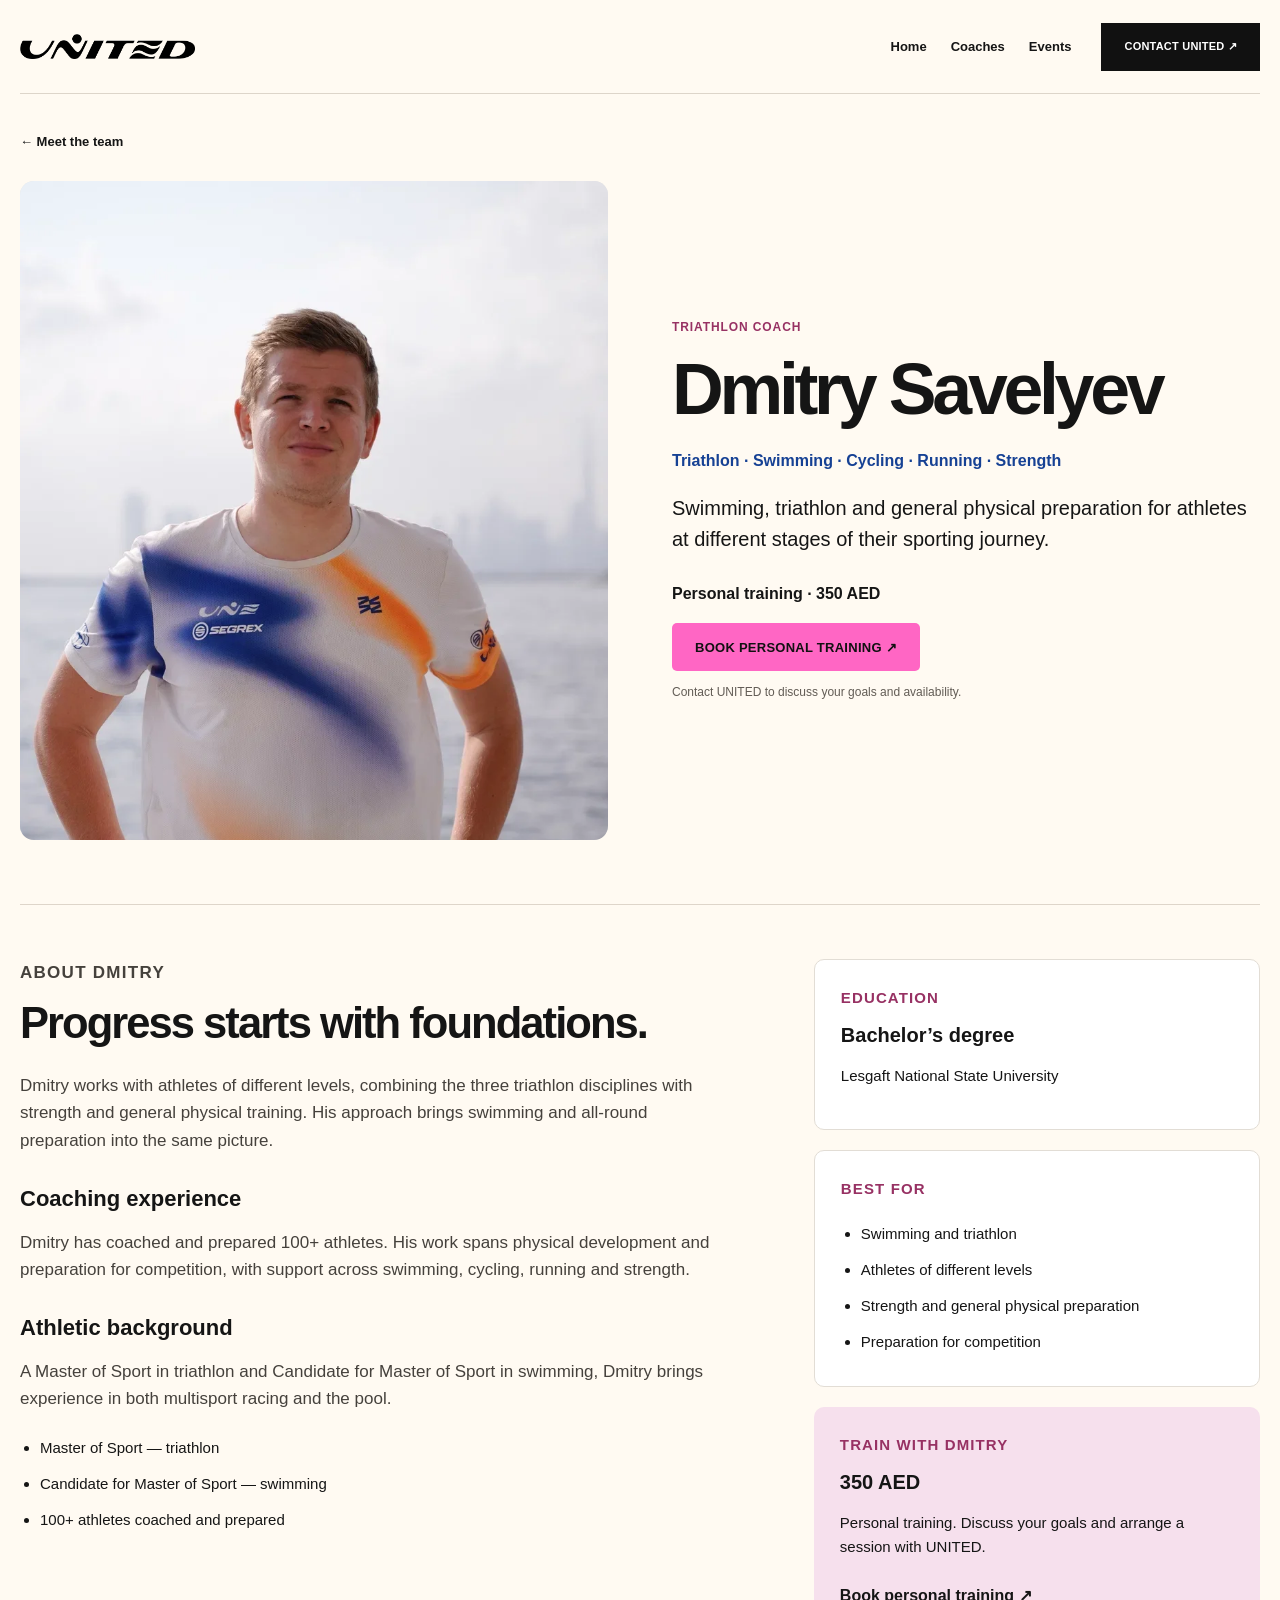
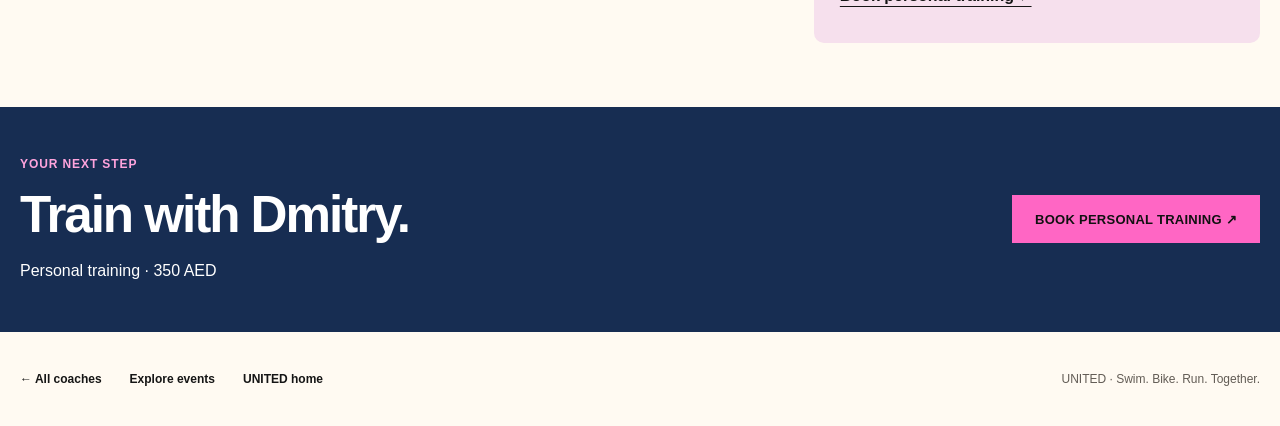
<file: coaches/dmitry-savelyev/index.html>
<!doctype html>
<html lang="en">
<head>
<meta charset="utf-8">
<meta name="viewport" content="width=device-width,initial-scale=1">
<title>Dmitry Savelyev — Triathlon Coach | UNITED</title>
<meta name="description" content="Swimming, triathlon and general physical preparation for athletes at different stages of their sporting journey.">
<link rel="canonical" href="https://joinunited.ae/coaches/dmitry-savelyev/">
<meta property="og:type" content="website">
<meta property="og:title" content="Dmitry Savelyev — Triathlon Coach | UNITED">
<meta property="og:description" content="Swimming, triathlon and general physical preparation for athletes at different stages of their sporting journey.">
<meta property="og:url" content="https://joinunited.ae/coaches/dmitry-savelyev/">
<meta property="og:image" content="https://joinunited.ae/assets/media/coaches/dmitry-main.webp">
<meta property="og:site_name" content="UNITED">
<meta name="theme-color" content="#fffaf2">
<link rel="stylesheet" href="/styles.css">
<link rel="stylesheet" href="/coaches/coaches.css">
</head>
<body>
<a class="skip-link" href="#main">Skip to content</a>
<header class="coach-nav shell">
<a class="brand" href="/" aria-label="UNITED home">
<img src="/assets/united-logo.png" width="210" height="60" alt="UNITED">
</a>
<nav aria-label="Main navigation">
<a href="/">Home</a>
<a href="/coaches/">Coaches</a>
<a href="/events/">Events</a>
</nav>
<a class="btn btn-dark nav-contact" href="https://t.me/unitedbytriathlon">Contact United ↗</a>
</header>
<main id="main">
<div class="shell breadcrumb">
<a href="/coaches/">← Meet the team</a>
</div>
<section class="profile-hero shell">
<div class="profile-hero-photo">
<img src="/assets/media/coaches/dmitry-main.webp" srcset="/assets/media/coaches/dmitry-main-small.webp  534w, /assets/media/coaches/dmitry-main.webp 855w" sizes="(max-width: 700px) 94vw, 45vw" width="855" height="1280" alt="Dmitry Savelyev in UNITED training kit" fetchpriority="high">
</div>
<div class="profile-copy">
<p class="coach-role">Triathlon Coach</p>
<h1>Dmitry Savelyev</h1>
<p class="profile-tags">Triathlon · Swimming · Cycling · Running · Strength</p>
<p class="profile-lead">Swimming, triathlon and general physical preparation for athletes at different stages of their sporting journey.</p>
<p class="price">Personal training · 350 AED</p>
<a class="btn btn-pink" href="https://t.me/unitedbytriathlon">Book personal training ↗</a>
<p class="contact-note">Contact UNITED to discuss your goals and availability.</p>
</div>
</section>
<section class="profile-body shell">
<div class="profile-story">
<p class="eyebrow">About Dmitry</p>
<h2>Progress starts with foundations.</h2>
<p>Dmitry works with athletes of different levels, combining the three triathlon disciplines with strength and general physical training. His approach brings swimming and all-round preparation into the same picture.</p>
<h3>Coaching experience</h3>
<p>Dmitry has coached and prepared 100+ athletes. His work spans physical development and preparation for competition, with support across swimming, cycling, running and strength.</p>
<h3>Athletic background</h3>
<p>A Master of Sport in triathlon and Candidate for Master of Sport in swimming, Dmitry brings experience in both multisport racing and the pool.</p>
<ul class="achievements">
<li>Master of Sport — triathlon</li>
<li>Candidate for Master of Sport — swimming</li>
<li>100+ athletes coached and prepared</li>
</ul>
</div>
<aside class="profile-aside">
<section>
<p class="eyebrow">Education</p>
<h3>Bachelor’s degree</h3>
<p>Lesgaft National State University</p>
</section>
<section>
<p class="eyebrow">Best for</p>
<ul>
<li>Swimming and triathlon</li>
<li>Athletes of different levels</li>
<li>Strength and general physical preparation</li>
<li>Preparation for competition</li>
</ul>
</section>
<section class="service-panel">
<p class="eyebrow">Train with Dmitry</p>
<h3>350 AED</h3>
<p>Personal training. Discuss your goals and arrange a session with UNITED.</p>
<a class="text-link" href="https://t.me/unitedbytriathlon">Book personal training ↗</a>
</section>
</aside>
</section>
<section class="coach-cta">
<div class="shell coach-cta-inner">
<div>
<p class="eyebrow">Your next step</p>
<h2>Train with Dmitry.</h2>
<p>Personal training · 350 AED</p>
</div>
<a class="btn btn-pink" href="https://t.me/unitedbytriathlon">Book personal training ↗</a>
</div>
</section>
</main>
<footer class="coach-footer shell">
<a href="/coaches/">← All coaches</a>
<a href="/events/">Explore events</a>
<a href="/">UNITED home</a>
<span>UNITED · Swim. Bike. Run. Together.</span>
</footer>
</body>
</html>
</file>
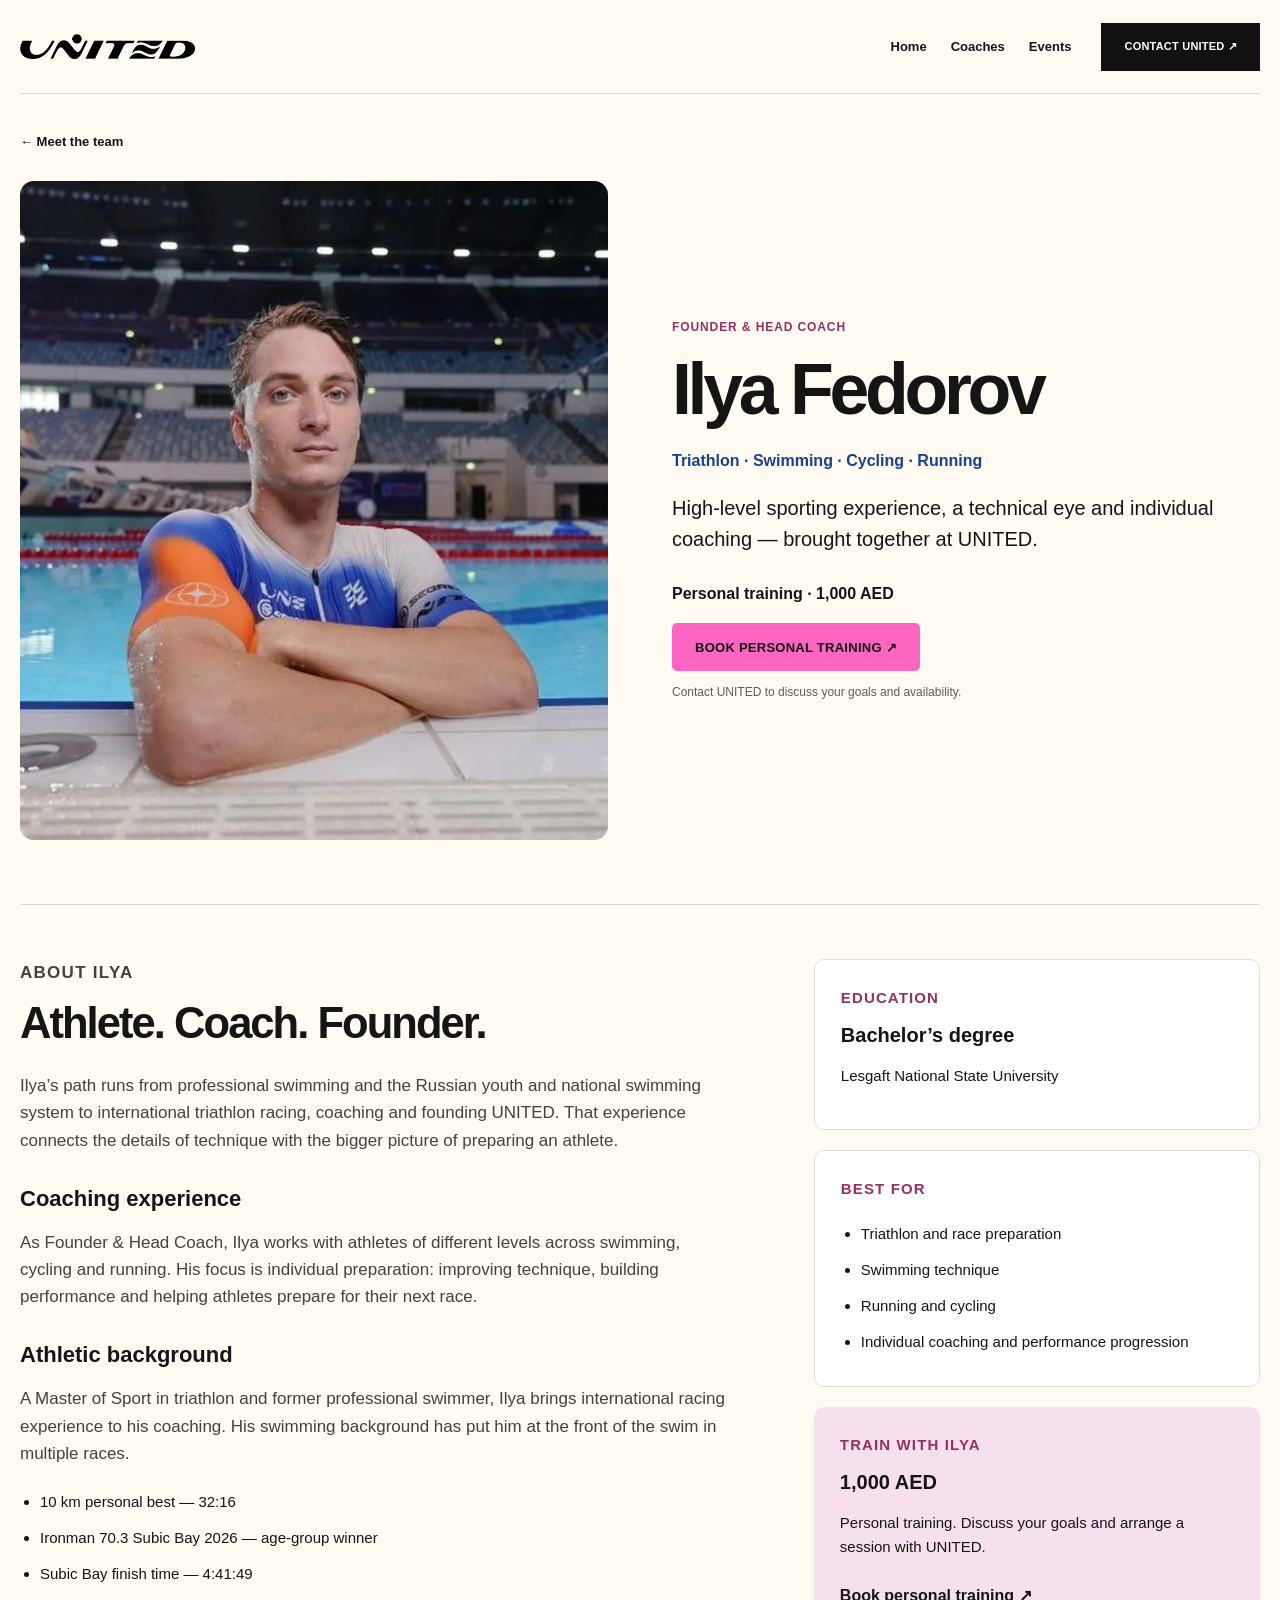
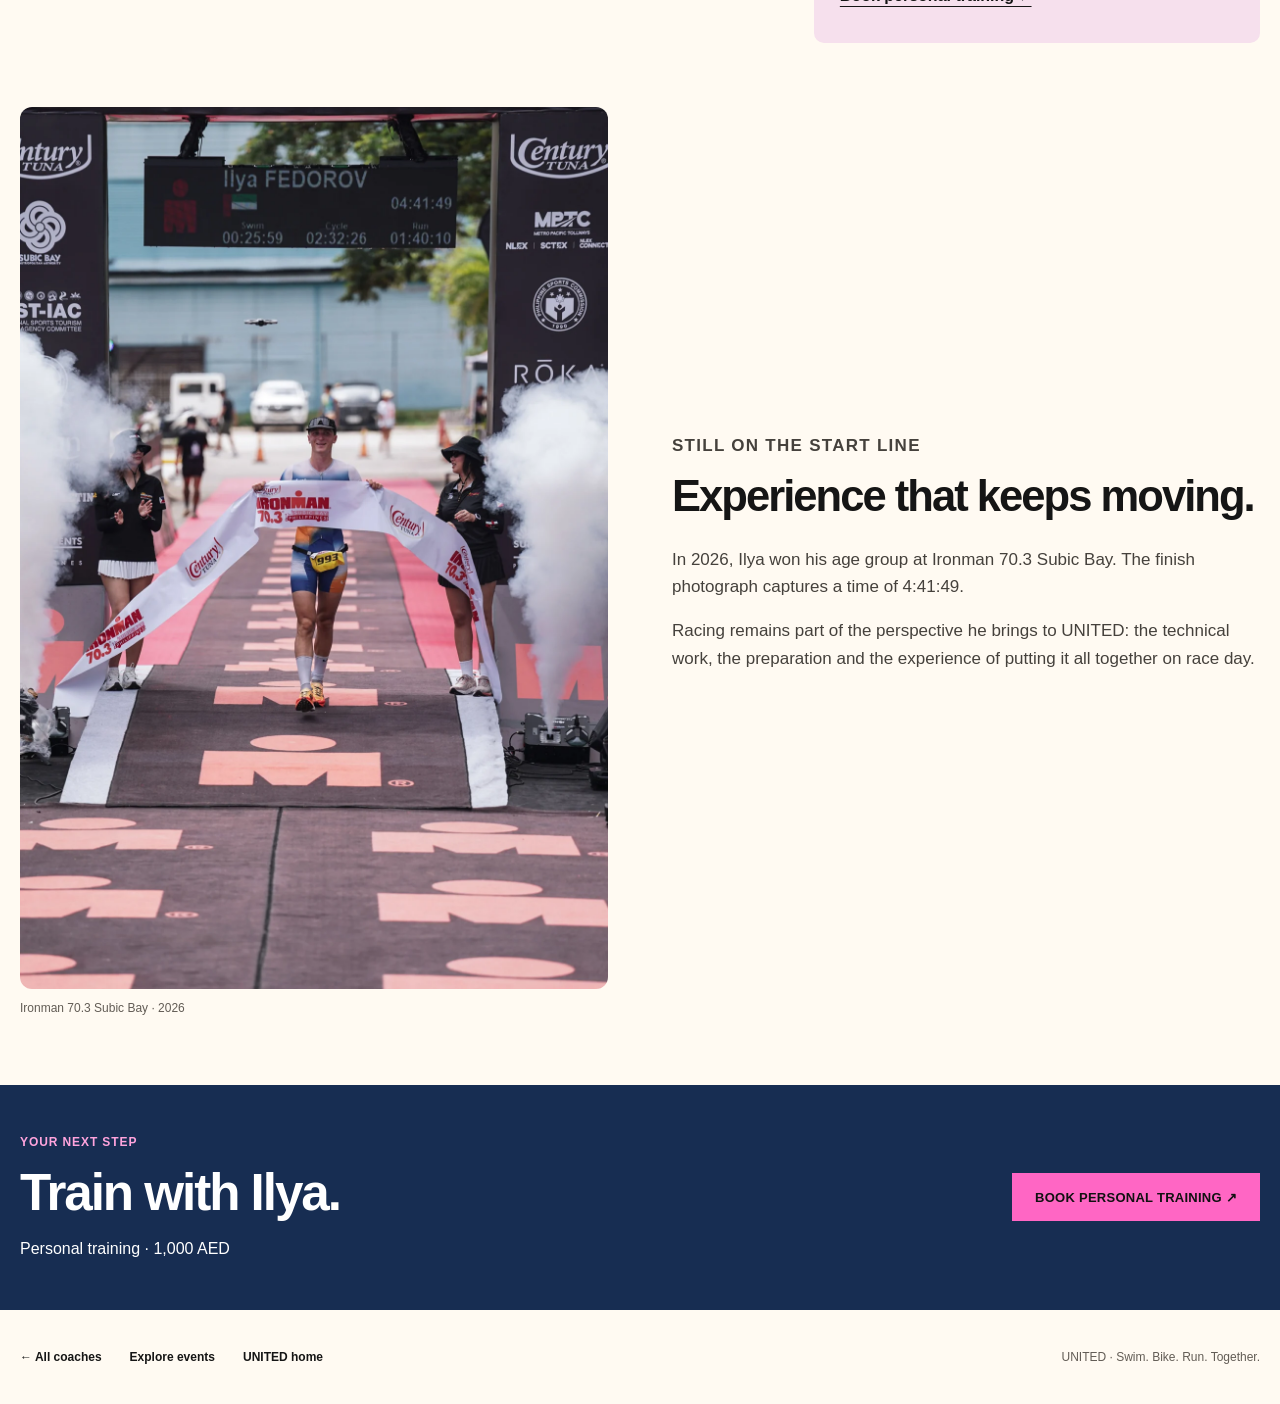
<file: coaches/ilya-fedorov/index.html>
<!doctype html>
<html lang="en">
<head>
<meta charset="utf-8">
<meta name="viewport" content="width=device-width,initial-scale=1">
<title>Ilya Fedorov — Founder &amp; Head Coach | UNITED</title>
<meta name="description" content="High-level sporting experience, a technical eye and individual coaching — brought together at UNITED.">
<link rel="canonical" href="https://joinunited.ae/coaches/ilya-fedorov/">
<meta property="og:type" content="website">
<meta property="og:title" content="Ilya Fedorov — Founder &amp; Head Coach | UNITED">
<meta property="og:description" content="High-level sporting experience, a technical eye and individual coaching — brought together at UNITED.">
<meta property="og:url" content="https://joinunited.ae/coaches/ilya-fedorov/">
<meta property="og:image" content="https://joinunited.ae/assets/media/coaches/ilya-main.webp">
<meta property="og:site_name" content="UNITED">
<meta name="theme-color" content="#fffaf2">
<link rel="stylesheet" href="/styles.css">
<link rel="stylesheet" href="/coaches/coaches.css">
</head>
<body>
<a class="skip-link" href="#main">Skip to content</a>
<header class="coach-nav shell">
<a class="brand" href="/" aria-label="UNITED home">
<img src="/assets/united-logo.png" width="210" height="60" alt="UNITED">
</a>
<nav aria-label="Main navigation">
<a href="/">Home</a>
<a href="/coaches/">Coaches</a>
<a href="/events/">Events</a>
</nav>
<a class="btn btn-dark nav-contact" href="https://t.me/unitedbytriathlon">Contact United ↗</a>
</header>
<main id="main">
<div class="shell breadcrumb">
<a href="/coaches/">← Meet the team</a>
</div>
<section class="profile-hero shell">
<div class="profile-hero-photo">
<img src="/assets/media/coaches/ilya-main.webp" srcset="/assets/media/coaches/ilya-main-small.webp  640w, /assets/media/coaches/ilya-main.webp 640w" sizes="(max-width: 700px) 94vw, 45vw" width="640" height="640" alt="Ilya Fedorov at the swimming pool" fetchpriority="high">
</div>
<div class="profile-copy">
<p class="coach-role">Founder &amp; Head Coach</p>
<h1>Ilya Fedorov</h1>
<p class="profile-tags">Triathlon · Swimming · Cycling · Running</p>
<p class="profile-lead">High-level sporting experience, a technical eye and individual coaching — brought together at UNITED.</p>
<p class="price">Personal training · 1,000 AED</p>
<a class="btn btn-pink" href="https://t.me/unitedbytriathlon">Book personal training ↗</a>
<p class="contact-note">Contact UNITED to discuss your goals and availability.</p>
</div>
</section>
<section class="profile-body shell">
<div class="profile-story">
<p class="eyebrow">About Ilya</p>
<h2>Athlete. Coach. Founder.</h2>
<p>Ilya’s path runs from professional swimming and the Russian youth and national swimming system to international triathlon racing, coaching and founding UNITED. That experience connects the details of technique with the bigger picture of preparing an athlete.</p>
<h3>Coaching experience</h3>
<p>As Founder & Head Coach, Ilya works with athletes of different levels across swimming, cycling and running. His focus is individual preparation: improving technique, building performance and helping athletes prepare for their next race.</p>
<h3>Athletic background</h3>
<p>A Master of Sport in triathlon and former professional swimmer, Ilya brings international racing experience to his coaching. His swimming background has put him at the front of the swim in multiple races.</p>
<ul class="achievements">
<li>10 km personal best — 32:16</li>
<li>Ironman 70.3 Subic Bay 2026 — age-group winner</li>
<li>Subic Bay finish time — 4:41:49</li>
</ul>
</div>
<aside class="profile-aside">
<section>
<p class="eyebrow">Education</p>
<h3>Bachelor’s degree</h3>
<p>Lesgaft National State University</p>
</section>
<section>
<p class="eyebrow">Best for</p>
<ul>
<li>Triathlon and race preparation</li>
<li>Swimming technique</li>
<li>Running and cycling</li>
<li>Individual coaching and performance progression</li>
</ul>
</section>
<section class="service-panel">
<p class="eyebrow">Train with Ilya</p>
<h3>1,000 AED</h3>
<p>Personal training. Discuss your goals and arrange a session with UNITED.</p>
<a class="text-link" href="https://t.me/unitedbytriathlon">Book personal training ↗</a>
</section>
</aside>
</section>
<section class="race-story shell">
<figure>
<img src="/assets/media/coaches/ilya-subic.webp" srcset="/assets/media/coaches/ilya-subic-small.webp 533w, /assets/media/coaches/ilya-subic.webp 1200w" sizes="(max-width: 700px) 94vw, 45vw" width="1200" height="1800" loading="lazy" alt="Ilya Fedorov at the Ironman 70.3 Subic Bay finish; the race clock reads 4:41:49">
<figcaption>Ironman 70.3 Subic Bay · 2026</figcaption>
</figure>
<div>
<p class="eyebrow">Still on the start line</p>
<h2>Experience that keeps moving.</h2>
<p>In 2026, Ilya won his age group at Ironman 70.3 Subic Bay. The finish photograph captures a time of 4:41:49.</p>
<p>Racing remains part of the perspective he brings to UNITED: the technical work, the preparation and the experience of putting it all together on race day.</p>
</div>
</section>
<section class="coach-cta">
<div class="shell coach-cta-inner">
<div>
<p class="eyebrow">Your next step</p>
<h2>Train with Ilya.</h2>
<p>Personal training · 1,000 AED</p>
</div>
<a class="btn btn-pink" href="https://t.me/unitedbytriathlon">Book personal training ↗</a>
</div>
</section>
</main>
<footer class="coach-footer shell">
<a href="/coaches/">← All coaches</a>
<a href="/events/">Explore events</a>
<a href="/">UNITED home</a>
<span>UNITED · Swim. Bike. Run. Together.</span>
</footer>
</body>
</html>
</file>
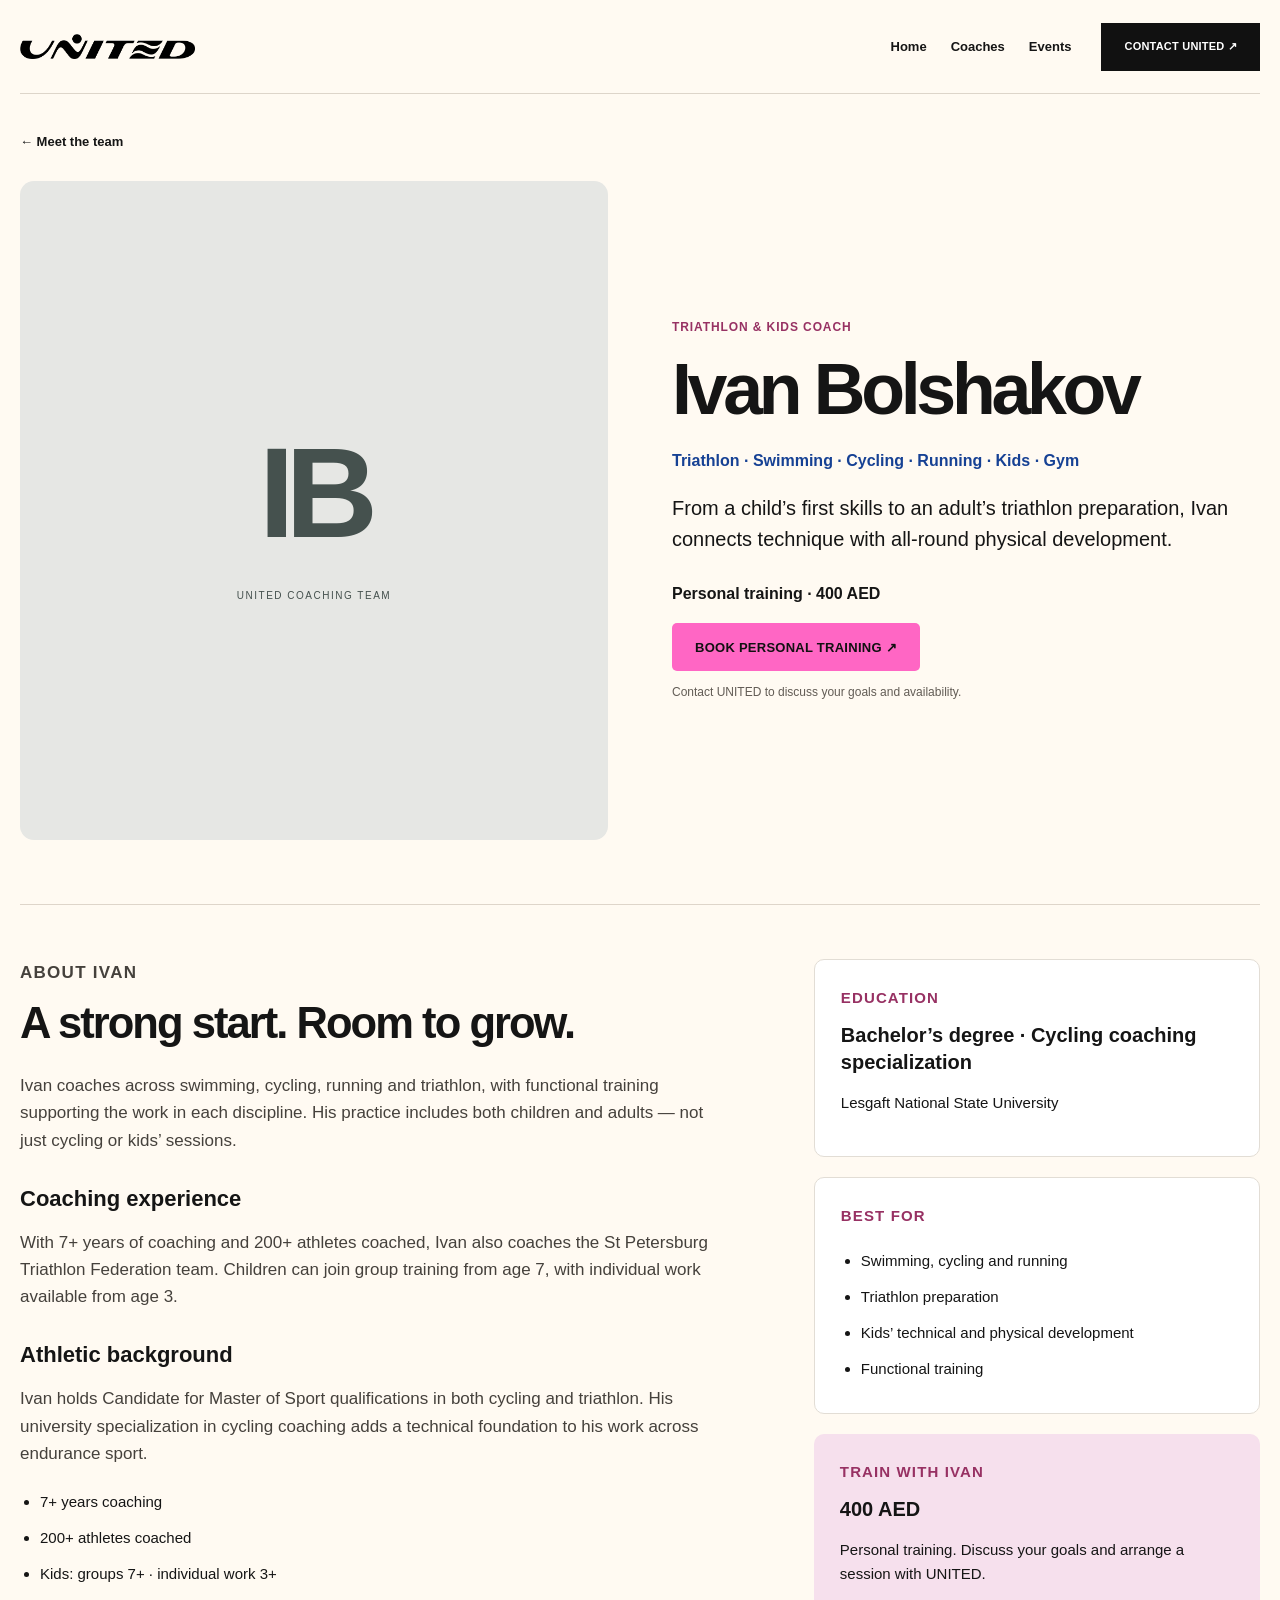
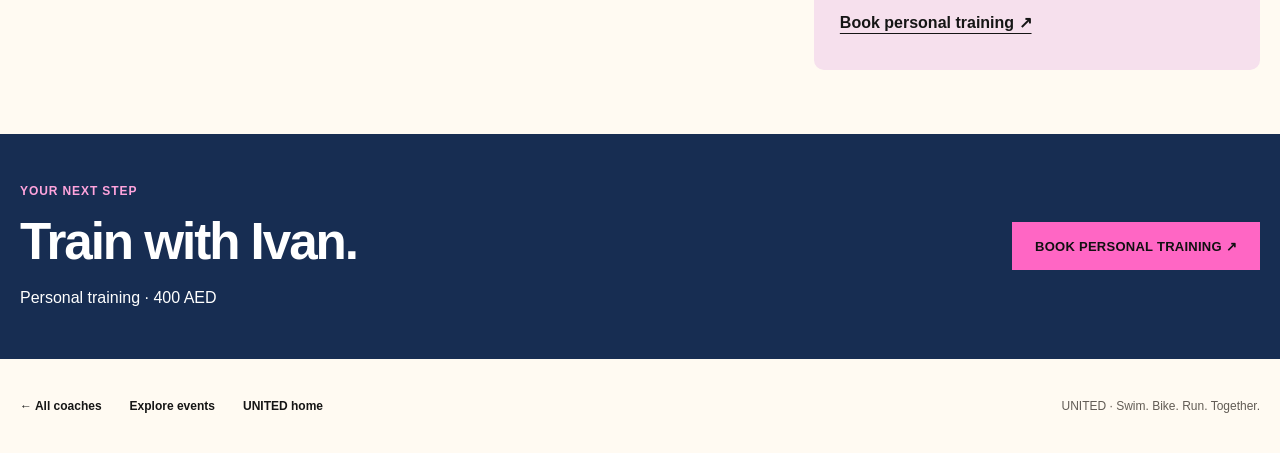
<file: coaches/ivan-bolshakov/index.html>
<!doctype html>
<html lang="en">
<head>
<meta charset="utf-8">
<meta name="viewport" content="width=device-width,initial-scale=1">
<title>Ivan Bolshakov — Triathlon &amp; Kids Coach | UNITED</title>
<meta name="description" content="From a child’s first skills to an adult’s triathlon preparation, Ivan connects technique with all-round physical development.">
<link rel="canonical" href="https://joinunited.ae/coaches/ivan-bolshakov/">
<meta property="og:type" content="website">
<meta property="og:title" content="Ivan Bolshakov — Triathlon &amp; Kids Coach | UNITED">
<meta property="og:description" content="From a child’s first skills to an adult’s triathlon preparation, Ivan connects technique with all-round physical development.">
<meta property="og:url" content="https://joinunited.ae/coaches/ivan-bolshakov/">
<meta property="og:image" content="https://joinunited.ae/assets/united-logo.png">
<meta property="og:site_name" content="UNITED">
<meta name="theme-color" content="#fffaf2">
<link rel="stylesheet" href="/styles.css">
<link rel="stylesheet" href="/coaches/coaches.css">
</head>
<body>
<a class="skip-link" href="#main">Skip to content</a>
<header class="coach-nav shell">
<a class="brand" href="/" aria-label="UNITED home">
<img src="/assets/united-logo.png" width="210" height="60" alt="UNITED">
</a>
<nav aria-label="Main navigation">
<a href="/">Home</a>
<a href="/coaches/">Coaches</a>
<a href="/events/">Events</a>
</nav>
<a class="btn btn-dark nav-contact" href="https://t.me/unitedbytriathlon">Contact United ↗</a>
</header>
<main id="main">
<div class="shell breadcrumb">
<a href="/coaches/">← Meet the team</a>
</div>
<section class="profile-hero shell">
<div class="profile-hero-photo">
<div class="portrait-placeholder" role="img" aria-label="Portrait of Ivan Bolshakov coming soon">
<span>IB</span>
<small>UNITED COACHING TEAM</small>
</div>
</div>
<div class="profile-copy">
<p class="coach-role">Triathlon &amp; Kids Coach</p>
<h1>Ivan Bolshakov</h1>
<p class="profile-tags">Triathlon · Swimming · Cycling · Running · Kids · Gym</p>
<p class="profile-lead">From a child’s first skills to an adult’s triathlon preparation, Ivan connects technique with all-round physical development.</p>
<p class="price">Personal training · 400 AED</p>
<a class="btn btn-pink" href="https://t.me/unitedbytriathlon">Book personal training ↗</a>
<p class="contact-note">Contact UNITED to discuss your goals and availability.</p>
</div>
</section>
<section class="profile-body shell">
<div class="profile-story">
<p class="eyebrow">About Ivan</p>
<h2>A strong start. Room to grow.</h2>
<p>Ivan coaches across swimming, cycling, running and triathlon, with functional training supporting the work in each discipline. His practice includes both children and adults — not just cycling or kids’ sessions.</p>
<h3>Coaching experience</h3>
<p>With 7+ years of coaching and 200+ athletes coached, Ivan also coaches the St Petersburg Triathlon Federation team. Children can join group training from age 7, with individual work available from age 3.</p>
<h3>Athletic background</h3>
<p>Ivan holds Candidate for Master of Sport qualifications in both cycling and triathlon. His university specialization in cycling coaching adds a technical foundation to his work across endurance sport.</p>
<ul class="achievements">
<li>7+ years coaching</li>
<li>200+ athletes coached</li>
<li>Kids: groups 7+ · individual work 3+</li>
</ul>
</div>
<aside class="profile-aside">
<section>
<p class="eyebrow">Education</p>
<h3>Bachelor’s degree · Cycling coaching specialization</h3>
<p>Lesgaft National State University</p>
</section>
<section>
<p class="eyebrow">Best for</p>
<ul>
<li>Swimming, cycling and running</li>
<li>Triathlon preparation</li>
<li>Kids’ technical and physical development</li>
<li>Functional training</li>
</ul>
</section>
<section class="service-panel">
<p class="eyebrow">Train with Ivan</p>
<h3>400 AED</h3>
<p>Personal training. Discuss your goals and arrange a session with UNITED.</p>
<a class="text-link" href="https://t.me/unitedbytriathlon">Book personal training ↗</a>
</section>
</aside>
</section>
<section class="coach-cta">
<div class="shell coach-cta-inner">
<div>
<p class="eyebrow">Your next step</p>
<h2>Train with Ivan.</h2>
<p>Personal training · 400 AED</p>
</div>
<a class="btn btn-pink" href="https://t.me/unitedbytriathlon">Book personal training ↗</a>
</div>
</section>
</main>
<footer class="coach-footer shell">
<a href="/coaches/">← All coaches</a>
<a href="/events/">Explore events</a>
<a href="/">UNITED home</a>
<span>UNITED · Swim. Bike. Run. Together.</span>
</footer>
</body>
</html>
</file>
<file: styles.css>
:root{--sand:#F7E3C2;--sand2:#F1C27D;--orange:#F39200;--blue:#164194;--green:#3ED84A;--pink:#FF66C4;--white:#fff;--ink:#111;--muted:#5e574d;--line:rgba(17,17,17,.12);--max:1240px}*{box-sizing:border-box}html{scroll-behavior:smooth}body{margin:0;font-family:Inter,Arial,Helvetica,sans-serif;background:linear-gradient(180deg,#fff 0%,#fffaf1 28%,#f8e2bd 62%,#efbf79 100%);color:var(--ink)}a{color:inherit;text-decoration:none}img{max-width:100%;display:block}.shell{width:min(var(--max),calc(100% - 40px));margin:auto}.nav{height:86px;display:flex;align-items:center;gap:34px;position:absolute;z-index:20;left:50%;transform:translateX(-50%);top:0}.brand img{width:210px;height:auto}.navlinks{display:flex;gap:28px;margin-left:auto;font-weight:800;text-transform:uppercase;font-size:13px;color:#111}.btn{display:inline-flex;align-items:center;justify-content:center;min-height:48px;padding:0 22px;border:1px solid transparent;font-weight:900;text-transform:uppercase;font-size:13px;letter-spacing:.02em}.btn-dark{background:#111;color:#fff}.btn-pink{background:var(--pink);color:#111}.btn-ghost{border-color:rgba(17,17,17,.3);color:#111;background:rgba(255,255,255,.72)}.hero{min-height:760px;position:relative;display:flex;align-items:flex-end;color:#111;background:#fffaf2;overflow:hidden}.hero-media{position:absolute;inset:0;background-image:url('assets/media/t100-team.webp');background-size:cover;background-position:center 42%;filter:saturate(.95) contrast(.98)}.hero-shade{position:absolute;inset:0;background:linear-gradient(90deg,rgba(255,255,255,.98) 0%,rgba(255,250,240,.94) 35%,rgba(247,227,194,.67) 61%,rgba(243,146,0,.18) 100%),linear-gradient(0deg,rgba(247,227,194,.72),rgba(255,255,255,0) 58%)}.hero-content{position:relative;padding:150px 0 74px}.eyebrow{text-transform:uppercase;font-weight:950;letter-spacing:.04em;margin:0 0 12px}.pink{color:#e43c9c}.blue{color:var(--blue)}.orange{color:#d97700}.green{color:#139f31}.hero h1{font-size:clamp(54px,8vw,112px);line-height:.86;text-transform:uppercase;margin:0 0 26px;max-width:900px;letter-spacing:-.045em;color:#111}.hero h1 span{color:#111}.lead{font-size:24px;line-height:1.25;font-weight:700;color:#222}.disciplines{display:flex;gap:13px;align-items:center;flex-wrap:wrap;text-transform:uppercase;font-weight:900;margin:28px 0}.disciplines i{font-style:normal;color:#222}.hero-actions{display:flex;gap:14px;flex-wrap:wrap}.facts{margin-top:-26px;position:relative;z-index:5;background:rgba(255,255,255,.94);color:#111;display:grid;grid-template-columns:repeat(4,1fr);border:1px solid var(--line);border-radius:14px;overflow:hidden;box-shadow:0 18px 50px rgba(111,72,19,.12);backdrop-filter:blur(8px)}.facts div{padding:24px 28px;border-right:1px solid var(--line)}.facts div:last-child{border-right:0}.facts strong,.facts span{display:block}.facts strong{font-size:24px;text-transform:uppercase}.facts span{font-size:12px;text-transform:uppercase;color:#71675a;margin-top:4px}.section{padding:88px 0}.section-sand{background:linear-gradient(180deg,rgba(255,255,255,.84),rgba(249,232,203,.88))}.about-grid{display:grid;grid-template-columns:.9fr 1.7fr;gap:42px}.copy-block h2,.community h2,.partner-section h2,.ready h2,.section h2{font-size:clamp(38px,5vw,70px);line-height:.94;margin:0 0 25px;text-transform:uppercase;letter-spacing:-.035em}.copy-block p,.community p,.partner-section p{font-size:18px;line-height:1.55}.accent-copy{font-weight:900;color:#b52b79}.photo-grid{display:grid;grid-template-columns:repeat(2,1fr);gap:10px}.photo-grid img{height:280px;width:100%;object-fit:cover;border-radius:4px}.section-black{background:linear-gradient(180deg,#fff8eb 0%,#f8dfb4 100%);color:#111}.center{text-align:center}.white{color:#111}.sport-grid{display:grid;grid-template-columns:repeat(4,1fr);gap:14px;margin-top:34px}.sport-card{background:rgba(255,255,255,.9);border:1px solid var(--line);overflow:hidden;box-shadow:0 12px 32px rgba(125,80,20,.08)}.sport-card img{width:100%;height:230px;object-fit:cover}.sport-card>div{padding:22px}.sport-card h3{font-size:28px;text-transform:uppercase;margin:5px 0 10px}.sport-card p{color:#5f564b;line-height:1.45;min-height:64px}.sport-card a{font-weight:900;text-transform:uppercase;font-size:13px}.blue-card a,.blue-card .icon{color:var(--blue)}.orange-card a,.orange-card .icon{color:#d97700}.green-card a,.green-card .icon{color:#15932e}.pink-card a,.pink-card .icon{color:#d93491}.icon{font-size:32px;font-weight:900}.services{display:grid;grid-template-columns:repeat(5,1fr);border-top:1px solid var(--line);margin-top:22px;padding-top:24px;text-transform:uppercase;font-weight:800;font-size:13px}.services span{text-align:center}.community{display:grid;grid-template-columns:1fr 1.3fr;gap:42px;background:linear-gradient(135deg,#fff,#f8e7ca);color:#111;border-radius:18px;padding:88px 42px;align-items:center}.community-copy{max-width:560px}.community h2 span{color:#d93491}.community-photos{display:grid;grid-template-columns:1fr 1fr;gap:10px}.community-photos img{height:380px;width:100%;object-fit:cover;border-radius:4px}.partner-section{background:linear-gradient(135deg,#fff8ec 0%,#f6d39d 55%,#F39200 140%)}.partner-grid{display:grid;grid-template-columns:1.05fr 1.1fr .85fr;gap:22px;align-items:stretch}.partner-photo{height:100%;min-height:330px;object-fit:cover}.partner-contact{background:#fff;color:#111;padding:34px;display:flex;flex-direction:column;justify-content:center;gap:18px;border:1px solid var(--line);box-shadow:0 12px 32px rgba(125,80,20,.08)}.partner-contact>a:not(.btn){font-size:21px;font-weight:800}.ready{background:linear-gradient(90deg,#fff7e9 0%,#f5d299 58%,#efb762 100%);border-top:1px solid var(--line)}.ready-inner{display:flex;align-items:center;justify-content:space-between;padding-top:44px;padding-bottom:44px;gap:20px}.ready h2{margin:0}.ready p{margin:7px 0 0}.footer{background:linear-gradient(180deg,#efbf79,#eaaa4c);color:#111;border-top:1px solid rgba(17,17,17,.1)}.footer-inner{min-height:94px;display:flex;gap:20px;align-items:center;flex-wrap:wrap;font-size:12px;text-transform:uppercase;font-weight:800}.footer img{width:150px;margin-right:auto}.footer a{color:#111}@media(max-width:900px){.navlinks{display:none}.nav-cta{margin-left:auto}.brand img{width:170px}.hero{min-height:720px}.hero-content{padding-top:180px}.facts{grid-template-columns:1fr 1fr}.about-grid,.community,.partner-grid{grid-template-columns:1fr}.community{padding:64px 32px}.sport-grid{grid-template-columns:1fr 1fr}.services{grid-template-columns:1fr 1fr;gap:16px}.photo-grid img{height:220px}.community-photos img{height:300px}.partner-photo{min-height:260px}.ready-inner{align-items:flex-start;flex-direction:column}}@media(max-width:560px){.shell{width:min(100% - 24px,var(--max))}.nav{height:72px}.brand img{width:142px}.nav-cta{min-height:42px;padding:0 14px;font-size:11px}.hero{min-height:680px}.hero-media{background-position:64% center}.hero-shade{background:linear-gradient(90deg,rgba(255,255,255,.98),rgba(255,247,234,.82)),linear-gradient(0deg,rgba(247,227,194,.76),transparent)}.hero-content{padding:150px 0 50px}.hero h1{font-size:50px}.lead{font-size:19px}.facts{grid-template-columns:1fr 1fr}.facts div{padding:18px}.facts strong{font-size:18px}.section{padding:58px 0}.about-grid{padding-left:0;padding-right:0}.sport-grid{grid-template-columns:1fr}.services{grid-template-columns:1fr 1fr}.community{padding:48px 20px}.community-photos{grid-template-columns:1fr}.community-photos img{height:240px}.photo-grid{grid-template-columns:1fr}.photo-grid img{height:230px}.partner-grid{padding-left:0;padding-right:0}.partner-grid>div{padding-left:20px;padding-right:20px}.footer-inner{padding:24px 0}.footer img{width:100%;max-width:150px;margin-right:0}}
</file>
<file: coaches/coaches.css>
/* Coaches pages only. Shared site and Events styles remain unchanged. */
body{background:#fffaf2;color:#151515}
p{line-height:1.6}
a:focus-visible{outline:3px solid #164194;outline-offset:5px}
.skip-link{position:absolute;left:12px;top:-100px;background:white;padding:14px;z-index:10}
.skip-link:focus{top:10px}
.coach-nav{min-height:94px;display:flex;align-items:center;gap:30px;border-bottom:1px solid #ddd5ca}
.coach-nav .brand img{width:175px;height:auto}
.coach-nav nav{margin-left:auto;display:flex;gap:24px;font-size:13px;font-weight:800}
.coach-nav nav a{padding:14px 0}
.coach-nav .btn{font-size:11px}
.eyebrow,.coach-role{text-transform:uppercase;font-size:12px;letter-spacing:.075em;font-weight:800;color:#973163}
.coach-hero{padding:72px 0 48px;display:grid;grid-template-columns:1.45fr 1fr;align-items:end;gap:40px}
.coach-hero h1{font-size:clamp(48px,6.3vw,86px);line-height:.98;letter-spacing:-.065em;text-transform:uppercase;margin:16px 0 0}
.coach-hero>p{font-size:18px;max-width:380px;margin:0 0 4px}
.coach-grid{display:grid;grid-template-columns:repeat(3,minmax(0,1fr));gap:24px;padding-bottom:80px}
.coach-card{background:#fff;border:1px solid #e2ddd5;border-radius:14px;overflow:hidden;display:flex;flex-direction:column;transition:transform .2s,box-shadow .2s}
.coach-card:hover{transform:translateY(-4px);box-shadow:0 14px 30px #25201b14}
.coach-card-photo{aspect-ratio:4/4.5;background:#e9e4db;overflow:hidden}
.coach-card-photo img{width:100%;height:100%;object-fit:cover;object-position:center 28%}
.coach-card:first-child .coach-card-photo img{object-position:51% 30%}
.coach-card-copy{padding:24px;display:flex;flex-direction:column;flex:1}
.coach-role{margin:0 0 10px}
.coach-card h2{font-size:31px;letter-spacing:-.045em;line-height:1.06;margin:0 0 16px}
.profile-tags{color:#164194;font-size:14px;font-weight:700;line-height:1.6;margin:0 0 14px}
.card-intro{font-size:15px;color:#504c48;margin:0 0 24px}
.profile-link{border-top:1px solid #eee;padding-top:17px;display:flex;justify-content:space-between;margin-top:auto;font-size:13px;font-weight:800}
.availability{align-self:flex-start;display:inline-block;background:#164194;color:white;font-size:10px;font-weight:800;letter-spacing:.08em;padding:7px 11px;border-radius:4px}
.location{font-size:13px;font-weight:700;margin:10px 0 14px}
.portrait-placeholder{width:100%;height:100%;min-height:300px;display:flex;flex-direction:column;align-items:center;justify-content:center;background:#e6e7e4;color:#45514e;gap:24px}
.portrait-placeholder>span{font-size:clamp(80px,10vw,150px);font-weight:800;letter-spacing:-.07em}
.portrait-placeholder small{font-size:10px;letter-spacing:.15em}
.breadcrumb{padding-top:28px;font-size:13px;font-weight:700}
.breadcrumb a{display:inline-block;padding:12px 0}
.profile-hero{display:grid;grid-template-columns:1fr 1fr;gap:64px;padding:20px 0 64px;align-items:center}
.profile-hero-photo{aspect-ratio:1/1.12;overflow:hidden;border-radius:14px;background:#e6e7e4}
.profile-hero-photo img{width:100%;height:100%;object-fit:cover;object-position:center 25%}
.profile-copy h1{font-size:clamp(48px,5.6vw,78px);letter-spacing:-.06em;line-height:1.01;margin:16px 0 22px}
.profile-copy .profile-tags{font-size:16px}
.profile-copy .availability{margin-bottom:0}
.profile-lead{font-size:20px;line-height:1.55}
.price{font-size:16px;font-weight:800;margin:26px 0 16px}
.profile-copy .btn{border-radius:5px}
.contact-note{font-size:12px;color:#625c55;margin:12px 0 0}
.profile-body{display:grid;grid-template-columns:1.6fr 1fr;gap:80px;border-top:1px solid #ded5ca;padding-top:54px;padding-bottom:64px}
.profile-story h2,.race-story h2{font-size:clamp(32px,3.4vw,48px);line-height:1.07;letter-spacing:-.045em;margin:14px 0 26px}
.profile-story h3{font-size:22px;margin:32px 0 12px}
.profile-story p,.race-story p{font-size:17px;color:#45413c}
.achievements{padding-left:20px;line-height:1.6;font-size:15px}
.achievements li{padding:6px 0}
.profile-aside{display:flex;flex-direction:column;gap:20px}
.profile-aside section{background:white;border:1px solid #e2ddd5;padding:26px;border-radius:10px}
.profile-aside h3{font-size:20px;line-height:1.35;margin:12px 0}
.profile-aside p{font-size:15px}
.profile-aside ul{padding-left:20px;line-height:1.6;font-size:15px;margin-bottom:0}
.profile-aside li{padding:6px 0}
.profile-aside .service-panel{background:#f6e0ed;border:0}
.text-link{font-weight:800;display:inline-block;padding:12px 0;text-decoration:underline;text-underline-offset:5px}
.race-story{display:grid;grid-template-columns:1fr 1fr;gap:64px;align-items:center;padding-bottom:70px}
.race-story figure{margin:0}
.race-story img{width:100%;height:auto;border-radius:12px}
.race-story figcaption{font-size:12px;color:#625c55;margin-top:12px}
.coach-cta{background:#172d52;color:white}
.coach-cta-inner{padding:48px 0;display:flex;justify-content:space-between;align-items:center;gap:32px}
.coach-cta .eyebrow{color:#ffa4dd}
.coach-cta h2{font-size:clamp(32px,4vw,54px);letter-spacing:-.04em;line-height:1.06;margin:14px 0}
.coach-cta p{margin-bottom:0}
.coach-cta .btn{flex-shrink:0}
.coach-footer{display:flex;gap:28px;flex-wrap:wrap;align-items:center;padding:28px 0;font-size:12px;font-weight:700}
.coach-footer a{padding:12px 0}
.coach-footer span{margin-left:auto;color:#625c55;font-weight:400}

@media(min-width:1000px){.coach-card:first-child{grid-column:span 2;display:grid;grid-template-columns:1fr 1fr}
.coach-card:first-child .coach-card-photo{aspect-ratio:auto;min-height:440px}
.coach-card:first-child .coach-card-copy{justify-content:center;padding:32px}
.coach-card:first-child h2{font-size:48px}
.coach-card:first-child .profile-link{margin-top:24px}
.coach-card:first-child .card-intro{font-size:18px}
}

@media(max-width:999px){.coach-grid{grid-template-columns:repeat(2,minmax(0,1fr))}
.profile-hero{gap:30px}
.profile-body{gap:32px}
.coach-nav{gap:20px}
.coach-nav .nav-contact{display:none}
}

@media(max-width:700px){.coach-nav{min-height:78px;gap:14px;flex-wrap:wrap;padding-top:12px;padding-bottom:12px}
.coach-nav .brand img{width:128px}
.coach-nav nav{gap:16px;font-size:12px}
.coach-hero{padding:42px 0 32px;display:block}
.coach-hero h1{font-size:48px}
.coach-hero>p{font-size:16px;margin-top:24px}
.coach-grid{grid-template-columns:1fr;gap:24px;padding-bottom:44px}
.coach-card-photo{aspect-ratio:1/1}
.coach-card-copy{padding:24px}
.coach-card h2{font-size:34px}
.profile-hero,.profile-body,.race-story{grid-template-columns:1fr;gap:28px}
.profile-hero{padding-bottom:36px}
.profile-hero-photo{aspect-ratio:1/1}
.profile-copy h1{font-size:52px}
.profile-lead{font-size:18px}
.profile-copy .btn{width:100%}
.profile-body{padding-top:32px;padding-bottom:40px}
.profile-story h3{margin-top:26px}
.race-story{padding-bottom:40px}
.coach-cta-inner{align-items:flex-start;flex-direction:column;padding:36px 0;gap:24px}
.coach-cta .btn{width:100%}
.coach-footer{gap:16px}
.coach-footer span{width:100%;margin:0}
.breadcrumb{padding-top:16px}
}

@media(prefers-reduced-motion:reduce){html{scroll-behavior:auto}
.coach-card{transition:none}
.coach-card:hover{transform:none}
}
</file>
<file: events/events.css>
.events-nav{position:absolute}.season-hero{min-height:650px;padding:170px 0 90px;background:linear-gradient(120deg,#fff 0%,#f8e5c4 58%,#efb04f 130%);display:flex;align-items:flex-end}.season-hero h1{font-size:clamp(64px,10vw,132px);line-height:.82;letter-spacing:-.055em;margin:0 0 30px;text-transform:uppercase}.season-hero h1 span{color:#d93491}.season-lead{font-size:22px;line-height:1.4;max-width:650px;font-weight:700;margin:0 0 28px}.calendar{padding-top:85px;padding-bottom:100px}.calendar-head{display:flex;justify-content:space-between;align-items:end;gap:30px}.calendar-head h2{font-size:clamp(48px,7vw,86px);margin:0;text-transform:uppercase;letter-spacing:-.045em}.calendar-head>p{max-width:330px;font-weight:700;color:#655b4e}.filters{display:flex;gap:8px;flex-wrap:wrap;margin:34px 0 42px;position:sticky;top:8px;z-index:8}.filter{border:1px solid rgba(17,17,17,.16);background:rgba(255,255,255,.92);padding:11px 16px;font-weight:900;text-transform:uppercase;font-size:11px;cursor:pointer;backdrop-filter:blur(10px)}.filter.active{background:#111;color:#fff}.month-title{font-size:15px;text-transform:uppercase;letter-spacing:.08em;margin:54px 0 12px;padding-bottom:10px;border-bottom:2px solid #111}.event-card{display:grid;grid-template-columns:128px 125px 1fr auto;gap:22px;align-items:center;padding:16px 0;border-bottom:1px solid rgba(17,17,17,.14);cursor:pointer}.event-thumb{width:128px;height:82px;overflow:hidden;background:#ead9bc}.event-thumb img{width:100%;height:100%;object-fit:cover;transition:transform .25s}.event-card:hover .event-thumb img{transform:scale(1.04)}.event-card:hover .event-title{color:#d93491}.event-date{font-size:16px;font-weight:950;text-transform:uppercase}.event-title{font-size:clamp(23px,3vw,36px);font-weight:950;text-transform:uppercase;letter-spacing:-.025em;transition:.15s}.event-meta{display:flex;gap:7px;flex-wrap:wrap;margin-top:8px}.tag{font-size:10px;text-transform:uppercase;font-weight:900;border:1px solid rgba(17,17,17,.18);padding:5px 7px;background:rgba(255,255,255,.5)}.major{background:#FF66C4;border-color:#FF66C4}.event-arrow{font-size:28px;font-weight:900}.past-event{opacity:.55}.tbc-event .event-date{color:#d97700}.season-cta{padding:90px 0;background:#111;color:#fff}.season-cta h2{font-size:clamp(56px,9vw,110px);line-height:.84;letter-spacing:-.05em;text-transform:uppercase;margin:0 0 25px}.season-cta p:not(.eyebrow){font-size:20px}dialog{width:min(760px,calc(100% - 24px));max-height:92vh;border:0;padding:0;background:#fff;box-shadow:0 30px 100px rgba(0,0,0,.35);overflow:auto}dialog::backdrop{background:rgba(0,0,0,.6)}.dialog-close{position:absolute;right:14px;top:10px;z-index:3;width:42px;height:42px;border:0;background:#fff;font-size:30px;cursor:pointer}.dialog-cover{height:270px;position:relative;background:#ead9bc}.dialog-cover img{width:100%;height:100%;object-fit:cover}.dialog-cover span{position:absolute;bottom:10px;right:10px;background:rgba(0,0,0,.72);color:#fff;padding:5px 8px;font-size:9px;text-transform:uppercase;font-weight:800;letter-spacing:.05em}.dialog-body{padding:42px 48px 48px}.dialog-body h2{font-size:clamp(38px,7vw,62px);line-height:.9;text-transform:uppercase;letter-spacing:-.04em;margin:10px 0 20px}.dialog-body p{line-height:1.55}.dialog-actions{display:flex;gap:10px;flex-wrap:wrap;margin-top:28px}.offer{font-weight:950;color:#d93491;text-transform:uppercase}.small-note{font-size:12px;color:#6c6255}.lead-form{margin-top:34px;padding-top:28px;border-top:2px solid #111;display:grid;gap:14px}.lead-form h3{font-size:24px;text-transform:uppercase;margin:0}.lead-form>p{margin:0;color:#6c6255}.lead-form label{display:grid;gap:6px;font-size:11px;text-transform:uppercase;font-weight:900}.lead-form label span{font-weight:500;color:#776e63}.lead-form input,.lead-form textarea{width:100%;border:1px solid rgba(17,17,17,.25);background:#fffaf1;border-radius:0;padding:13px 14px;font:inherit;font-size:16px;text-transform:none;outline:none}.lead-form input:focus,.lead-form textarea:focus{border-color:#111}.lead-form .btn{justify-self:start;cursor:pointer}.form-status{font-size:13px!important;font-weight:700;color:#111!important}.form-status a{text-decoration:underline;color:#d93491}@media(max-width:700px){.season-hero{min-height:590px;padding-top:145px}.season-hero h1{font-size:58px}.season-lead{font-size:18px}.calendar{padding-top:58px}.calendar-head{display:block}.calendar-head>p{margin-top:15px}.filters{top:4px;margin:25px 0 32px}.event-card{grid-template-columns:82px 1fr 20px;gap:12px;padding:14px 0}.event-thumb{width:82px;height:82px;grid-row:1/3}.event-date{font-size:12px;grid-column:2}.event-main{grid-column:2}.event-title{font-size:20px}.event-arrow{grid-column:3;grid-row:1/3;font-size:20px}.event-meta .tag:nth-child(n+4){display:none}.dialog-cover{height:210px}.dialog-body{padding:32px 22px 30px}.season-cta{padding:70px 0}}
</file>
<file: joinunited_site/styles.css>
:root{--blue:#164194;--orange:#F39200;--black:#000;--white:#fff;--green:#3ED84A;--pink:#FF66C4;--sand:#e8bf83;--sand2:#f4d8ad;--ink:#0b0907;--line:rgba(0,0,0,.16)}
*{box-sizing:border-box}html{scroll-behavior:smooth}body{margin:0;background:var(--sand2);color:var(--ink);font-family:Arial,Helvetica,sans-serif;line-height:1.45}.shell{width:min(1180px,calc(100% - 40px));margin:auto}.nav{height:84px;display:flex;align-items:center;gap:34px;position:absolute;z-index:20;left:50%;transform:translateX(-50%);top:0}.brand img{width:205px;height:auto;display:block}.navlinks{display:flex;gap:28px;margin-left:auto}.nav a{text-decoration:none;color:#111;font-weight:800;text-transform:uppercase;font-size:13px;letter-spacing:.03em}.btn{display:inline-flex;align-items:center;justify-content:center;padding:14px 22px;border:1px solid currentColor;text-decoration:none;text-transform:uppercase;font-size:13px;font-weight:900;letter-spacing:.03em;transition:.2s}.btn:hover{transform:translateY(-2px)}.btn-dark{background:#060606;color:#fff;border-color:#060606}.btn-pink{background:var(--pink);border-color:var(--pink);color:#000}.btn-ghost{color:#fff;background:rgba(0,0,0,.18);border-color:rgba(255,255,255,.7)}.hero{min-height:720px;position:relative;display:flex;align-items:flex-end;background:var(--sand)}.hero-media{position:absolute;inset:0;background:url('assets/IMG_3854.jpg') 68% center/cover no-repeat}.hero-shade{position:absolute;inset:0;background:linear-gradient(90deg,rgba(239,194,131,.98) 0%,rgba(239,194,131,.82) 31%,rgba(0,0,0,.12) 60%,rgba(0,0,0,.26) 100%)}.hero-content{position:relative;z-index:2;padding:150px 0 74px}.eyebrow{text-transform:uppercase;font-weight:950;letter-spacing:.04em;font-size:14px;margin:0 0 8px}.hero h1,.section h2,.ready h2{font-family:Impact,'Arial Narrow',Arial,sans-serif;text-transform:uppercase;letter-spacing:.01em;line-height:.92;margin:0}.hero h1{font-size:clamp(54px,7vw,102px);max-width:700px}.hero h1 span{color:#050505}.lead{font-size:24px;font-weight:700;margin:25px 0 18px}.disciplines{display:flex;gap:10px;text-transform:uppercase;font-weight:900;font-size:14px;flex-wrap:wrap}.disciplines i{font-style:normal;color:#111}.hero-actions{display:flex;gap:14px;margin-top:34px}.pink{color:var(--pink)!important}.blue{color:#168ad1!important}.orange{color:var(--orange)!important}.green{color:#48c91f!important}.facts{margin-top:-32px;position:relative;z-index:4;background:#050505;color:white;display:grid;grid-template-columns:repeat(4,1fr);padding:22px 26px;border-radius:10px}.facts div{padding:2px 22px;border-right:1px solid #333}.facts div:last-child{border:0}.facts strong{display:block;text-transform:uppercase;font-size:23px}.facts span{display:block;color:#aaa;text-transform:uppercase;font-size:11px;font-weight:800;letter-spacing:.05em}.section{padding:88px 0}.section-sand{background:transparent}.about-grid{display:grid;grid-template-columns:.7fr 1.5fr;gap:48px}.copy-block h2,.community h2,.partner-section h2{font-size:clamp(46px,5vw,76px)}.copy-block p{font-size:17px}.accent-copy{color:#d91f79;font-weight:900}.photo-grid{display:grid;grid-template-columns:1.45fr .75fr;grid-template-rows:1fr 1fr;gap:8px;min-height:520px}.photo-grid img{width:100%;height:100%;object-fit:cover}.photo-grid img:first-child{grid-row:1/3}.section-black{background:#050505;color:#fff}.center{text-align:center}.white{color:#fff}.section-black h2{font-size:clamp(44px,5vw,68px);margin-bottom:32px}.sport-grid{display:grid;grid-template-columns:repeat(4,1fr);gap:12px}.sport-card{background:#0e0e0e;border:1px solid #292929;overflow:hidden}.sport-card img{width:100%;height:240px;object-fit:cover;filter:saturate(.9)}.sport-card>div{padding:20px}.sport-card h3{font-family:Impact,'Arial Narrow',Arial,sans-serif;font-size:34px;text-transform:uppercase;margin:4px 0 8px}.sport-card p{color:#bbb;min-height:66px}.sport-card a{font-weight:900;text-transform:uppercase;font-size:12px;text-decoration:none}.sport-card .icon{font-size:28px;font-weight:bold}.blue-card a,.blue-card .icon{color:#20a7ff}.orange-card a,.orange-card .icon{color:var(--orange)}.green-card a,.green-card .icon{color:var(--green)}.pink-card a,.pink-card .icon{color:var(--pink)}.services{display:grid;grid-template-columns:repeat(5,1fr);margin-top:28px;border-top:1px solid #333;border-bottom:1px solid #333}.services span{text-align:center;text-transform:uppercase;font-weight:900;font-size:12px;padding:18px 8px}.community{display:grid;grid-template-columns:.85fr 1.15fr;gap:42px;align-items:center}.community h2 span{color:var(--pink)}.community-copy p{font-size:18px}.community-photos{display:grid;grid-template-columns:1fr 1fr;gap:10px;height:520px}.community-photos img{width:100%;height:100%;object-fit:cover}.partner-section{background:linear-gradient(135deg,#e3ad64,#f4d7ab)}.partner-grid{display:grid;grid-template-columns:1fr 1.05fr .75fr;gap:0;background:#111;color:white}.partner-grid>div:first-child{padding:38px}.partner-grid h2{font-size:50px}.partner-grid p{color:#d5d5d5}.partner-photo{width:100%;height:100%;min-height:380px;object-fit:cover}.partner-contact{padding:38px;display:flex;flex-direction:column;justify-content:center;gap:20px;background:#050505}.partner-contact span{text-transform:uppercase;color:#aaa;font-size:12px;font-weight:bold}.partner-contact>a:not(.btn){font-size:20px;color:white;text-decoration:none;font-weight:bold}.ready{background:linear-gradient(90deg,rgba(239,146,0,.65),rgba(244,216,173,.7)),url('assets/IMG_3853.jpg') center 55%/cover no-repeat;padding:55px 0}.ready-inner{display:flex;justify-content:space-between;align-items:center;gap:20px}.ready h2{font-size:64px}.ready p{font-weight:700}.footer{background:#050505;color:#fff;padding:24px 0}.footer-inner{display:flex;align-items:center;gap:18px;flex-wrap:wrap;font-size:12px;font-weight:800;text-transform:uppercase}.footer img{width:150px;filter:invert(1);margin-right:18px}.footer a{color:#fff;text-decoration:none;margin-left:auto}.footer a+a{margin-left:0}@media(max-width:900px){.navlinks{display:none}.nav-cta{margin-left:auto}.brand img{width:170px}.hero{min-height:760px}.hero-media{background-position:62% center}.hero-shade{background:linear-gradient(180deg,rgba(239,194,131,.88) 0%,rgba(239,194,131,.9) 44%,rgba(0,0,0,.72) 100%)}.hero-content{padding-top:130px;color:white}.hero h1{color:white}.hero h1 span{color:white}.lead{font-size:20px}.facts{grid-template-columns:1fr 1fr;margin-top:0;border-radius:0;width:100%}.facts div:nth-child(2){border-right:0}.about-grid,.community,.partner-grid{grid-template-columns:1fr}.sport-grid{grid-template-columns:1fr 1fr}.photo-grid{min-height:430px}.community-photos{height:420px}.partner-grid{width:min(100% - 30px,1180px)}.ready-inner{align-items:flex-start;flex-direction:column}.ready h2{font-size:52px}.footer-inner{align-items:flex-start}.footer a{margin-left:0}}@media(max-width:600px){.shell{width:min(100% - 28px,1180px)}.nav{height:70px}.brand img{width:145px}.nav-cta{padding:10px 12px;font-size:10px}.hero{min-height:720px}.hero-content{padding-bottom:40px}.hero h1{font-size:52px}.hero-actions{flex-direction:column;align-items:flex-start}.facts{grid-template-columns:1fr 1fr;padding:16px 12px}.facts div{padding:10px}.facts strong{font-size:18px}.section{padding:62px 0}.about-grid{gap:28px}.photo-grid{grid-template-columns:1fr 1fr;min-height:460px}.photo-grid img:first-child{grid-row:auto;grid-column:1/3;height:250px}.sport-grid{grid-template-columns:1fr}.sport-card img{height:220px}.services{grid-template-columns:1fr 1fr}.community-photos{height:auto}.community-photos img{height:350px}.partner-grid{width:100%;margin:0}.partner-grid>div:first-child,.partner-contact{padding:28px}.partner-photo{min-height:260px}.ready h2{font-size:44px}.footer-inner{gap:11px}.footer img{width:130px;flex-basis:100%;filter:invert(1)}}
</file>
